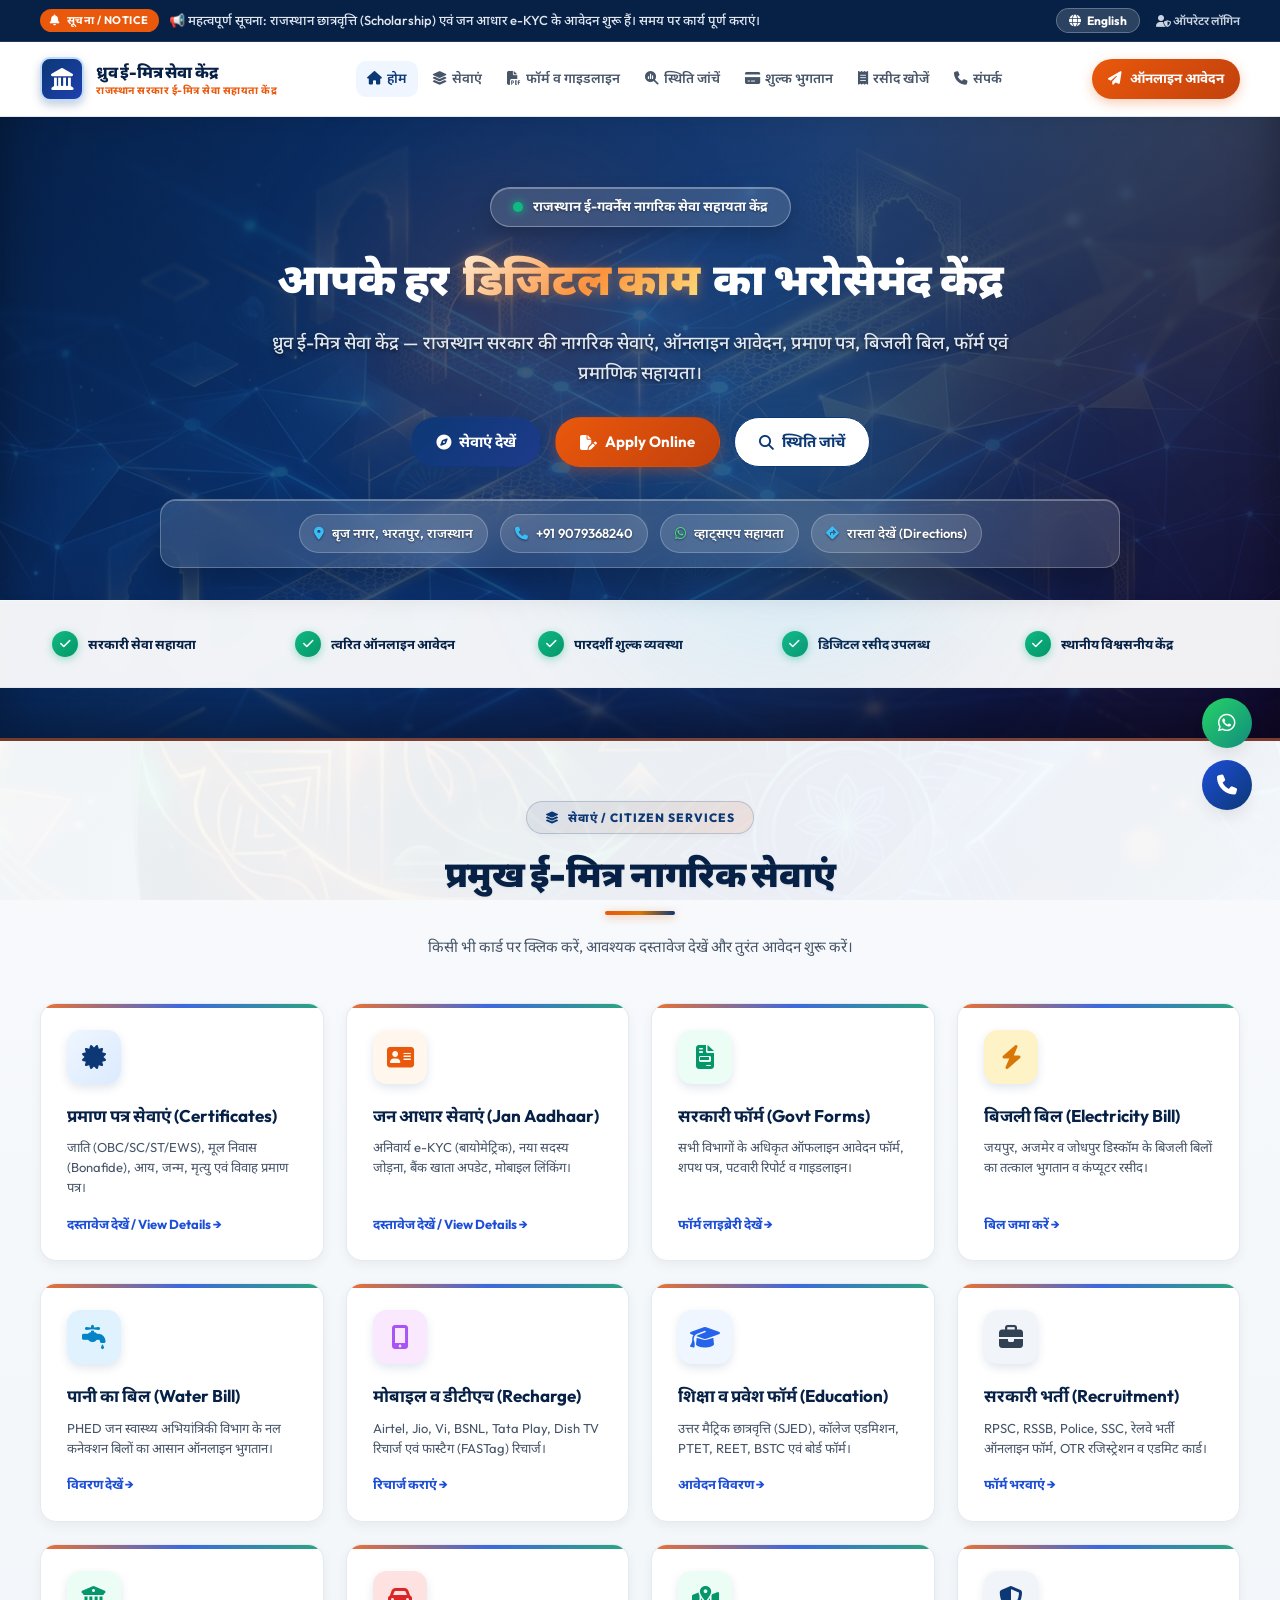
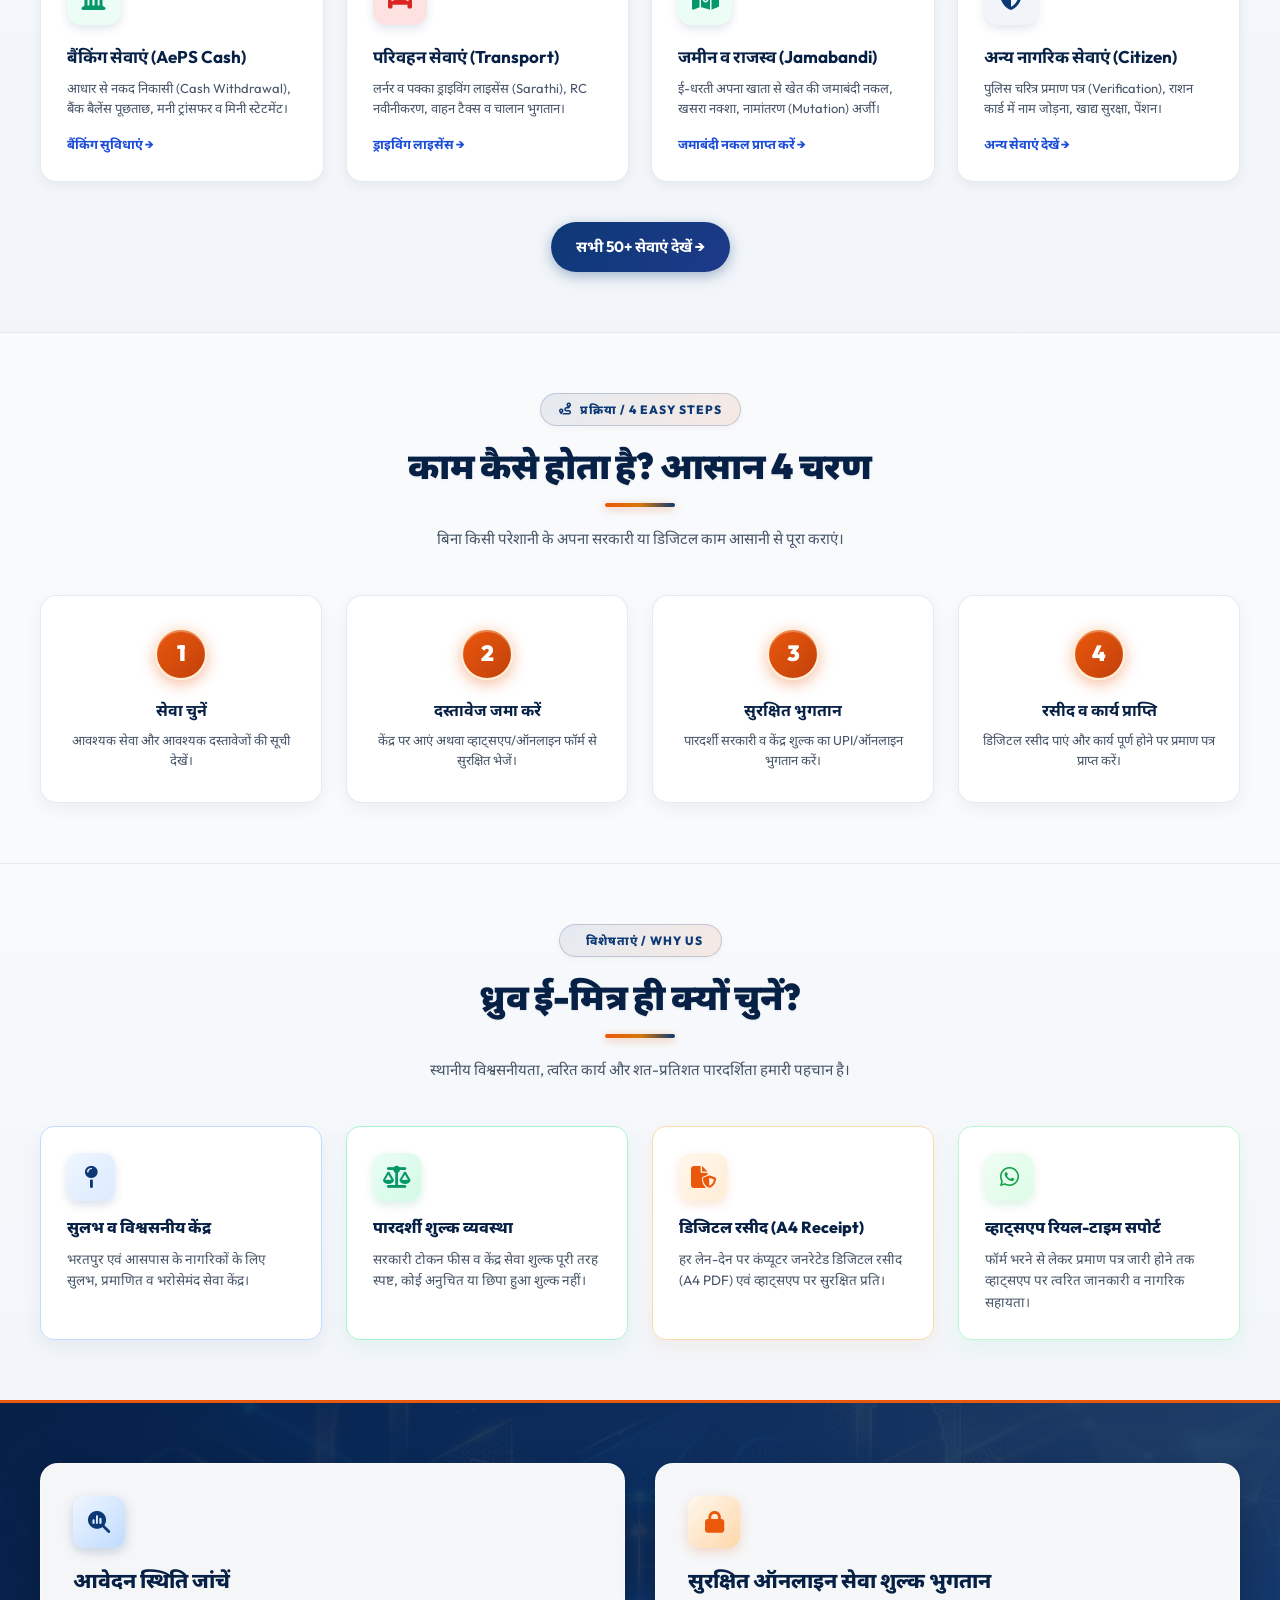
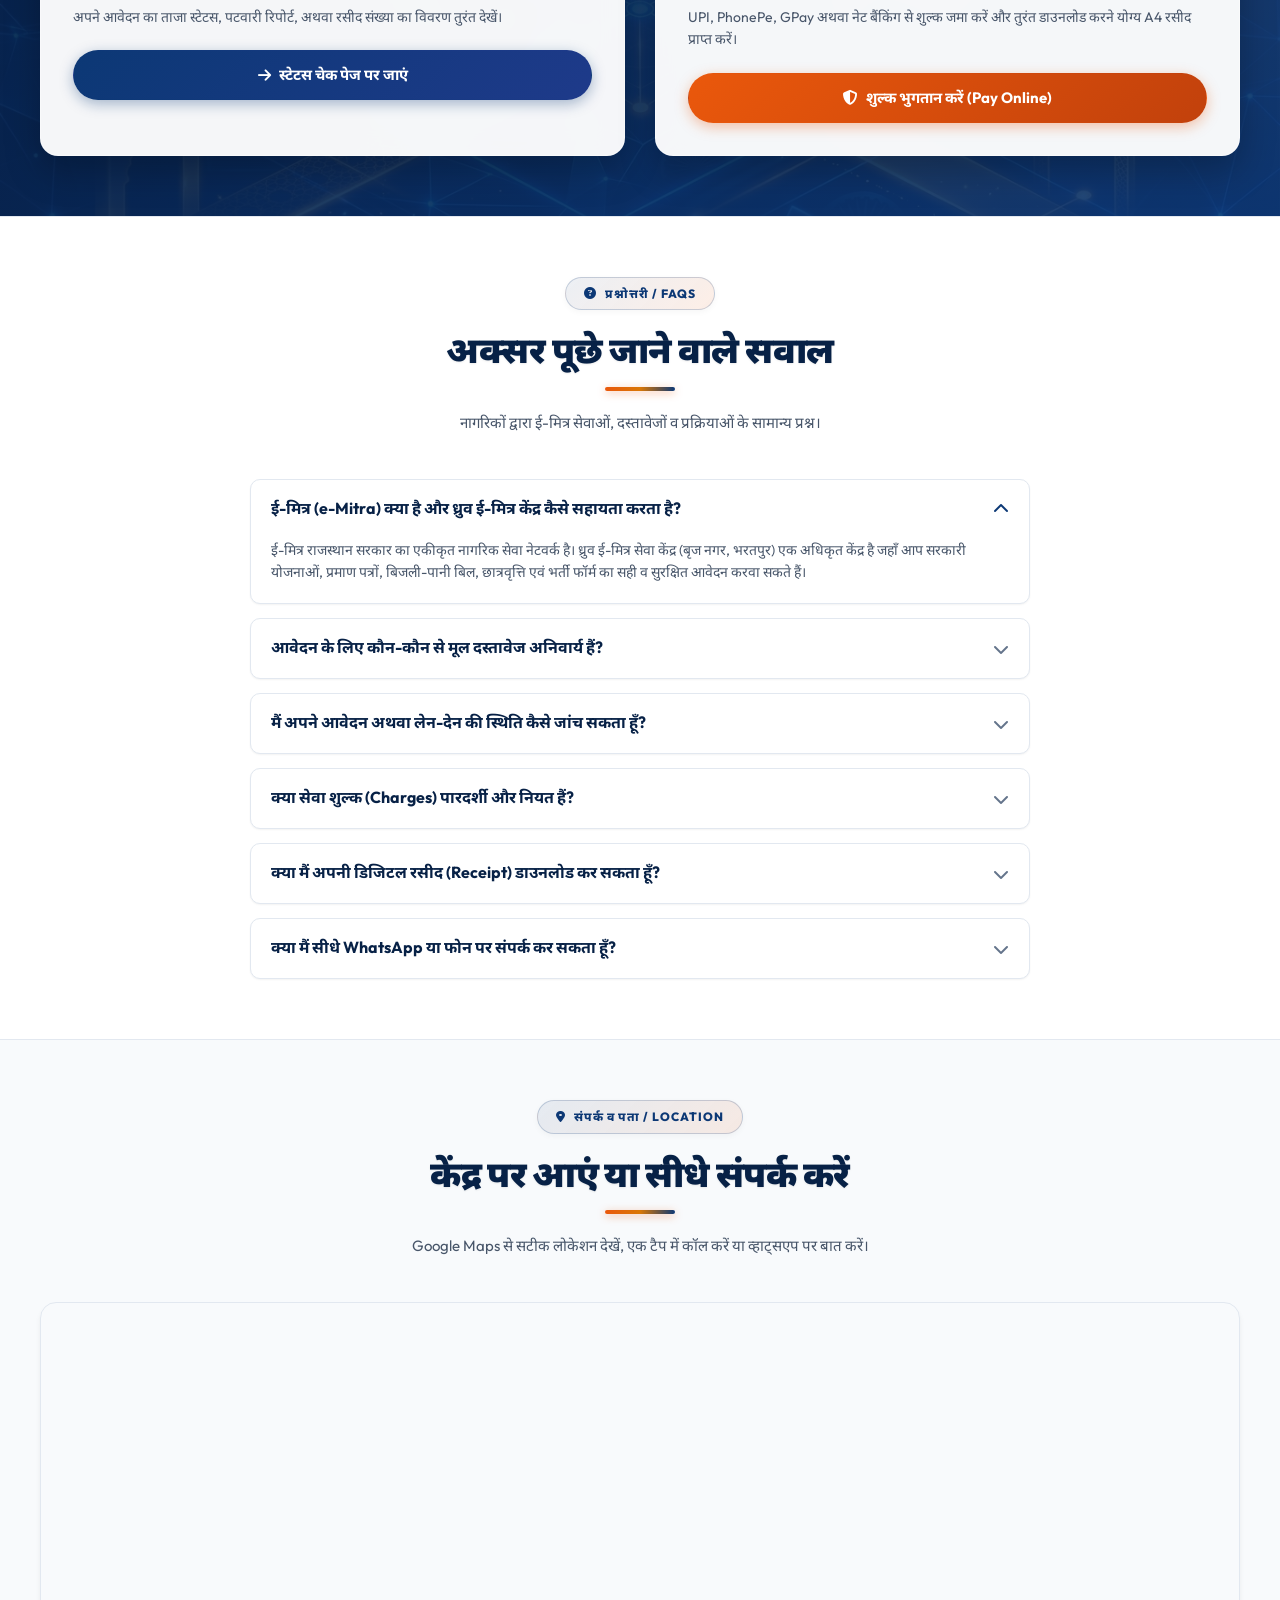
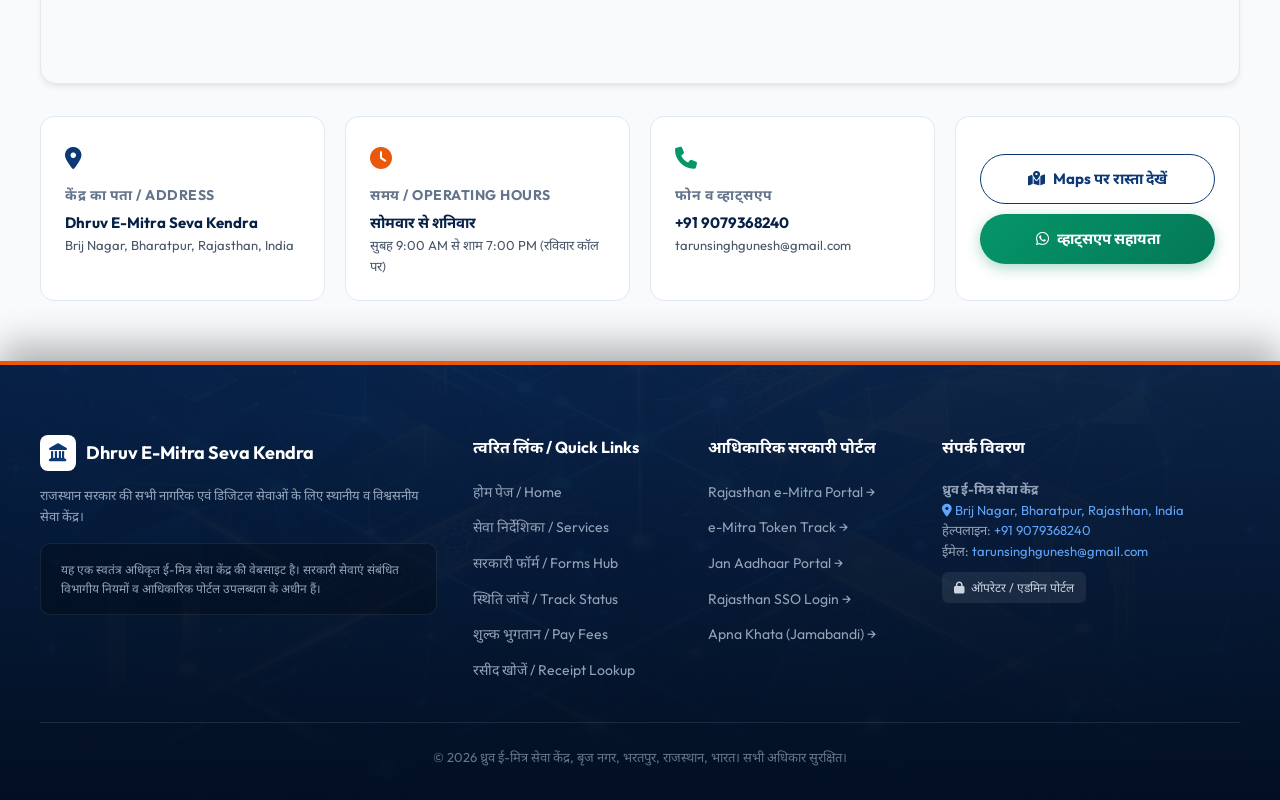
<file: index.html>
<!DOCTYPE html>
<html lang="hi">
<head>
  <meta charset="UTF-8">
  <meta name="viewport" content="width=device-width, initial-scale=1.0">
  <title>Dhruv E-Mitra Seva Kendra | Online Government Services in Rajasthan</title>
  <meta name="description" content="Dhruv E-Mitra Seva Kendra provides assistance with Rajasthan government services, online applications, certificates, forms, bill payments, document services and application status support.">
  <meta name="keywords" content="Dhruv E-Mitra, Emitra Rajasthan, Bharatpur emitra, caste certificate rajasthan, bonafide certificate, jan aadhaar ekyc, electricity bill pay rajasthan">
  <meta name="author" content="Dhruv E-Mitra Seva Kendra">
  
  <!-- Open Graph / Meta -->
  <meta name="google-site-verification" content="googlea74a2e29a8a4ad84">
  <meta property="og:type" content="website">
  <meta property="og:title" content="Dhruv E-Mitra Seva Kendra | Rajasthan Government & Citizen Services">
  <meta property="og:description" content="आपके हर डिजिटल काम का भरोसेमंद केंद्र — Rajasthan Government citizen applications, certificates, bills, forms & receipts.">
  <meta property="og:url" content="https://tarunsinghgunesh.github.io/dhruvemitrasevakendra/">
  <meta name="theme-color" content="#0c3875">

  <!-- Fonts & Icons -->
  <link rel="preconnect" href="https://fonts.googleapis.com">
  <link rel="preconnect" href="https://fonts.gstatic.com" crossorigin>
  <link href="https://fonts.googleapis.com/css2?family=Noto+Sans+Devanagari:wght@400;500;600;700;800&family=Outfit:wght@300;400;500;600;700;800;900&display=swap" rel="stylesheet">
  <link rel="stylesheet" href="https://cdnjs.cloudflare.com/ajax/libs/font-awesome/6.5.1/css/all.min.css">
  
  <!-- Stylesheets -->
  <link rel="stylesheet" href="css/style.css">
  <link rel="stylesheet" href="css/print.css" media="print">

  <!-- Schema.org JSON-LD -->
  <script type="application/ld+json">
  {
    "@context": "https://schema.org",
    "@type": "LocalBusiness",
    "name": "Dhruv E-Mitra Seva Kendra",
    "telephone": "+919079368240",
    "email": "tarunsinghgunesh@gmail.com",
    "address": {
      "@type": "PostalAddress",
      "streetAddress": "Brij Nagar",
      "addressLocality": "Bharatpur",
      "addressRegion": "Rajasthan",
      "addressCountry": "India"
    },
    "openingHoursSpecification": {
      "@type": "OpeningHoursSpecification",
      "dayOfWeek": ["Monday","Tuesday","Wednesday","Thursday","Friday","Saturday"],
      "opens": "09:00",
      "closes": "19:00"
    },
    "sameAs": [
      "https://emitra.rajasthan.gov.in/",
      "https://www.google.com/maps/place/Dhruv+Emitra+seva+kendra/@27.2067169,77.5220438,17z/data=!3m1!4b1!4m6!3m5!1s0x3973a32283868ad3:0xd87d52a2169382d9!8m2!3d27.2067169!4d77.5246241!16s%2Fg%2F11wx33n2_k?hl=en&authuser=0&entry=ttu&g_ep=EgoyMDI2MDkwMi4wIKXMDSoASAFQAw%3D%3D"
    ]
  }
  </script>
</head>
<body>

  <!-- ── 1. TOP NOTICE / ANNOUNCEMENT TICKER ── -->
  <div class="top-notice-bar" id="announcementBar">
    <div class="container">
      <div class="notice-inner">
        <div class="notice-content">
          <span class="notice-badge"><i class="fa-solid fa-bell"></i> सूचना / Notice</span>
          <span class="notice-text" id="noticeTickerText">राजस्थान छात्रवृत्ति एवं जन आधार e-KYC के ऑनलाइन आवेदन केंद्र पर शुरू हैं।</span>
        </div>
        <div class="top-actions">
          <button class="lang-switch-btn" id="langSwitchBtn" aria-label="Switch Language">
            <i class="fa-solid fa-globe"></i> English
          </button>
          <a href="admin.html" style="color:#cbd5e1;font-weight:600;"><i class="fa-solid fa-user-shield"></i> ऑपरेटर लॉगिन</a>
        </div>
      </div>
    </div>
  </div>

  <!-- ── 2. MAIN HEADER & NAVBAR ── -->
  <header class="site-header">
    <div class="container">
      <nav class="navbar">
        <a href="index.html" class="brand-wrapper">
          <div class="brand-logo-icon">
            <i class="fa-solid fa-landmark"></i>
          </div>
          <div class="brand-text">
            <div class="brand-title" data-i18n="siteTitle">Dhruv E-Mitra Seva Kendra</div>
            <div class="brand-subtitle" data-i18n="govBadge">Authorized Citizen Service Assistance</div>
          </div>
        </a>

        <ul class="nav-menu">
          <li class="nav-item"><a href="index.html" class="active"><i class="fa-solid fa-house"></i> <span data-i18n="navHome">होम</span></a></li>
          <li class="nav-item"><a href="services.html"><i class="fa-solid fa-layer-group"></i> <span data-i18n="navServices">सेवाएं</span></a></li>
          <li class="nav-item"><a href="forms.html"><i class="fa-solid fa-file-pdf"></i> <span data-i18n="navForms">फॉर्म व गाइडलाइन</span></a></li>
          <li class="nav-item"><a href="status.html"><i class="fa-solid fa-magnifying-glass-chart"></i> <span data-i18n="navStatus">स्थिति जांचें</span></a></li>
          <li class="nav-item"><a href="payment.html"><i class="fa-solid fa-credit-card"></i> <span data-i18n="navPayment">शुल्क भुगतान</span></a></li>
          <li class="nav-item"><a href="receipt.html"><i class="fa-solid fa-receipt"></i> <span data-i18n="navReceipt">रसीद खोजें</span></a></li>
          <li class="nav-item"><a href="#contact"><i class="fa-solid fa-phone"></i> <span data-i18n="navContact">संपर्क</span></a></li>
        </ul>

        <div class="header-cta-group">
          <a href="tel:+919079368240" class="btn-contact-call">
            <i class="fa-solid fa-phone-volume"></i> 9079368240
          </a>
          <a href="https://docs.google.com/forms/d/e/1FAIpQLSexE2M_ClTygKtoOGFCzTAL-FQH31nt_Hj5TRGV2b3aGhEsFg/viewform" target="_blank" class="btn-header-apply">
            <i class="fa-solid fa-paper-plane"></i> <span data-i18n="navApply">ऑनलाइन आवेदन</span>
          </a>
          <button class="hamburger-btn" id="hamburgerBtn" aria-label="Toggle navigation menu">
            <i class="fa-solid fa-bars"></i>
          </button>
        </div>
      </nav>
    </div>

    <!-- Mobile Drawer -->
    <div class="mobile-drawer" id="mobileDrawer">
      <ul class="mobile-drawer-links">
        <li><a href="index.html" class="active"><i class="fa-solid fa-house"></i> <span>होम / Home</span></a></li>
        <li><a href="services.html"><i class="fa-solid fa-layer-group"></i> <span>सभी सेवाएं / Services</span></a></li>
        <li><a href="forms.html"><i class="fa-solid fa-file-pdf"></i> <span>सरकारी फॉर्म / Forms Hub</span></a></li>
        <li><a href="status.html"><i class="fa-solid fa-magnifying-glass-chart"></i> <span>आवेदन स्थिति / Track Status</span></a></li>
        <li><a href="payment.html"><i class="fa-solid fa-credit-card"></i> <span>शुल्क भुगतान / Pay Online</span></a></li>
        <li><a href="receipt.html"><i class="fa-solid fa-receipt"></i> <span>रसीद खोजें / Find Receipt</span></a></li>
        <li><a href="#contact"><i class="fa-solid fa-location-dot"></i> <span>स्थान व संपर्क / Contact</span></a></li>
        <li><a href="admin.html"><i class="fa-solid fa-user-shield"></i> <span>ऑपरेटर लॉगिन / Admin Login</span></a></li>
      </ul>
    </div>
  </header>

  <!-- ── 3. HERO SECTION ── -->
  <section class="hero-section">
    <div class="container">
      <div class="hero-wrapper">
        <div class="hero-top-badge">
          <span class="pulse-dot"></span>
          <span>राजस्थान ई-गवर्नेंस नागरिक सेवा सहायता केंद्र</span>
        </div>

        <h1 class="hero-headline" data-i18n="heroHeadline">
          आपके हर <span class="text-3d-gradient">डिजिटल काम</span> का भरोसेमंद केंद्र
        </h1>

        <p class="hero-subheading" data-i18n="heroSub">
          Dhruv E-Mitra Seva Kendra — Rajasthan Government & Citizen Services, Online Applications, Certificates, Bill Payments, Forms and More.
        </p>

        <div class="hero-actions-row">
          <a href="services.html" class="btn btn-primary">
            <i class="fa-solid fa-compass"></i> <span data-i18n="exploreServices">Explore Services</span>
          </a>
          <a href="https://docs.google.com/forms/d/e/1FAIpQLSexE2M_ClTygKtoOGFCzTAL-FQH31nt_Hj5TRGV2b3aGhEsFg/viewform" target="_blank" class="btn btn-saffron">
            <i class="fa-solid fa-file-pen"></i> <span>Apply Online</span>
          </a>
          <a href="status.html" class="btn btn-outline">
            <i class="fa-solid fa-magnifying-glass"></i> <span data-i18n="checkStatusBtn">Check Application Status</span>
          </a>
        </div>

        <!-- Quick Contact Strip -->
        <div class="hero-contact-strip">
          <a href="https://www.google.com/maps/place/Dhruv+Emitra+seva+kendra/@27.2067169,77.5220438,17z/data=!3m1!4b1!4m6!3m5!1s0x3973a32283868ad3:0xd87d52a2169382d9!8m2!3d27.2067169!4d77.5246241!16s%2Fg%2F11wx33n2_k?hl=en&authuser=0&entry=ttu&g_ep=EgoyMDI2MDkwMi4wIKXMDSoASAFQAw%3D%3D" target="_blank" rel="noopener noreferrer" class="contact-pill-link">
            <i class="fa-solid fa-location-dot"></i> <span>बृज नगर, भरतपुर, राजस्थान</span>
          </a>
          <a href="tel:+919079368240" class="contact-pill-link">
            <i class="fa-solid fa-phone"></i> <span>+91 9079368240</span>
          </a>
          <a href="https://wa.me/919079368240" target="_blank" rel="noopener noreferrer" class="contact-pill-link wa">
            <i class="fa-brands fa-whatsapp"></i> <span>व्हाट्सएप सहायता</span>
          </a>
          <a href="https://www.google.com/maps/place/Dhruv+Emitra+seva+kendra/@27.2067169,77.5220438,17z/data=!3m1!4b1!4m6!3m5!1s0x3973a32283868ad3:0xd87d52a2169382d9!8m2!3d27.2067169!4d77.5246241!16s%2Fg%2F11wx33n2_k?hl=en&authuser=0&entry=ttu&g_ep=EgoyMDI2MDkwMi4wIKXMDSoASAFQAw%3D%3D" target="_blank" rel="noopener noreferrer" class="contact-pill-link">
            <i class="fa-solid fa-diamond-turn-right"></i> <span>रास्ता देखें (Directions)</span>
          </a>
        </div>
      </div>
    </div>

    <!-- Trust Strip -->
    <div class="trust-strip">
      <div class="container">
        <div class="trust-grid">
          <div class="trust-item">
            <div class="trust-check-icon"><i class="fa-solid fa-check"></i></div>
            <span data-i18n="trust1">Government Service Assistance</span>
          </div>
          <div class="trust-item">
            <div class="trust-check-icon"><i class="fa-solid fa-check"></i></div>
            <span data-i18n="trust2">Fast Online Applications</span>
          </div>
          <div class="trust-item">
            <div class="trust-check-icon"><i class="fa-solid fa-check"></i></div>
            <span data-i18n="trust3">Transparent Charges</span>
          </div>
          <div class="trust-item">
            <div class="trust-check-icon"><i class="fa-solid fa-check"></i></div>
            <span data-i18n="trust4">Digital Receipt Available</span>
          </div>
          <div class="trust-item">
            <div class="trust-check-icon"><i class="fa-solid fa-check"></i></div>
            <span data-i18n="trust5">Local Dedicated Support</span>
          </div>
        </div>
      </div>
    </div>
  </section>

  <!-- ── 4. QUICK SERVICE DASHBOARD (12 CARDS) ── -->
  <section class="section section-pattern-bg">
    <div class="container">
      <div class="section-head">
        <span class="section-tag"><i class="fa-solid fa-layer-group"></i> सेवाएं / Citizen Services</span>
        <h2 class="section-title">प्रमुख ई-मित्र नागरिक सेवाएं</h2>
        <p class="section-desc">किसी भी कार्ड पर क्लिक करें, आवश्यक दस्तावेज देखें और तुरंत आवेदन शुरू करें।</p>
      </div>

      <div class="quick-services-grid">
        <!-- 1. Certificate Services -->
        <div class="svc-dash-card" onclick="showServiceDetails('caste-obc')">
          <div>
            <div class="svc-card-icon"><i class="fa-solid fa-certificate"></i></div>
            <h3 class="svc-card-title">प्रमाण पत्र सेवाएं (Certificates)</h3>
            <p class="svc-card-desc">जाति (OBC/SC/ST/EWS), मूल निवास (Bonafide), आय, जन्म, मृत्यु एवं विवाह प्रमाण पत्र।</p>
          </div>
          <span class="svc-card-action">दस्तावेज देखें / View Details &rarr;</span>
        </div>

        <!-- 2. Jan Aadhaar Services -->
        <div class="svc-dash-card" onclick="showServiceDetails('jan-aadhaar-ekyc')">
          <div>
            <div class="svc-card-icon" style="background:#fff7ed;color:var(--gov-saffron);"><i class="fa-solid fa-address-card"></i></div>
            <h3 class="svc-card-title">जन आधार सेवाएं (Jan Aadhaar)</h3>
            <p class="svc-card-desc">अनिवार्य e-KYC (बायोमेट्रिक), नया सदस्य जोड़ना, बैंक खाता अपडेट, मोबाइल लिंकिंग।</p>
          </div>
          <span class="svc-card-action">दस्तावेज देखें / View Details &rarr;</span>
        </div>

        <!-- 3. Government Forms -->
        <div class="svc-dash-card" onclick="window.location.href='forms.html'">
          <div>
            <div class="svc-card-icon" style="background:#ecfdf5;color:var(--gov-green);"><i class="fa-solid fa-file-invoice"></i></div>
            <h3 class="svc-card-title">सरकारी फॉर्म (Govt Forms)</h3>
            <p class="svc-card-desc">सभी विभागों के अधिकृत ऑफलाइन आवेदन फॉर्म, शपथ पत्र, पटवारी रिपोर्ट व गाइडलाइन।</p>
          </div>
          <span class="svc-card-action">फॉर्म लाइब्रेरी देखें &rarr;</span>
        </div>

        <!-- 4. Electricity Bill -->
        <div class="svc-dash-card" onclick="showServiceDetails('electricity-bill')">
          <div>
            <div class="svc-card-icon" style="background:#fef3c7;color:#d97706;"><i class="fa-solid fa-bolt"></i></div>
            <h3 class="svc-card-title">बिजली बिल (Electricity Bill)</h3>
            <p class="svc-card-desc">जयपुर, अजमेर व जोधपुर डिस्कॉम के बिजली बिलों का तत्काल भुगतान व कंप्यूटर रसीद।</p>
          </div>
          <span class="svc-card-action">बिल जमा करें &rarr;</span>
        </div>

        <!-- 5. Water Bill -->
        <div class="svc-dash-card" onclick="showServiceDetails('water-bill')">
          <div>
            <div class="svc-card-icon" style="background:#e0f2fe;color:#0284c7;"><i class="fa-solid fa-faucet-drip"></i></div>
            <h3 class="svc-card-title">पानी का बिल (Water Bill)</h3>
            <p class="svc-card-desc">PHED जन स्वास्थ्य अभियांत्रिकी विभाग के नल कनेक्शन बिलों का आसान ऑनलाइन भुगतान।</p>
          </div>
          <span class="svc-card-action">विवरण देखें &rarr;</span>
        </div>

        <!-- 6. Mobile & DTH Recharge -->
        <div class="svc-dash-card" onclick="window.location.href='payment.html'">
          <div>
            <div class="svc-card-icon" style="background:#fae8ff;color:#a855f7;"><i class="fa-solid fa-mobile-screen-button"></i></div>
            <h3 class="svc-card-title">मोबाइल व डीटीएच (Recharge)</h3>
            <p class="svc-card-desc">Airtel, Jio, Vi, BSNL, Tata Play, Dish TV रिचार्ज एवं फास्टैग (FASTag) रिचार्ज।</p>
          </div>
          <span class="svc-card-action">रिचार्ज कराएं &rarr;</span>
        </div>

        <!-- 7. Exam / Admission Forms -->
        <div class="svc-dash-card" onclick="showServiceDetails('scholarship-sso')">
          <div>
            <div class="svc-card-icon" style="background:#eff6ff;color:#2563eb;"><i class="fa-solid fa-graduation-cap"></i></div>
            <h3 class="svc-card-title">शिक्षा व प्रवेश फॉर्म (Education)</h3>
            <p class="svc-card-desc">उत्तर मैट्रिक छात्रवृत्ति (SJED), कॉलेज एडमिशन, PTET, REET, BSTC एवं बोर्ड फॉर्म।</p>
          </div>
          <span class="svc-card-action">आवेदन विवरण &rarr;</span>
        </div>

        <!-- 8. Employment / Recruitment Forms -->
        <div class="svc-dash-card" onclick="showServiceDetails('recruitment-otr')">
          <div>
            <div class="svc-card-icon" style="background:#f1f5f9;color:#334155;"><i class="fa-solid fa-briefcase"></i></div>
            <h3 class="svc-card-title">सरकारी भर्ती (Recruitment)</h3>
            <p class="svc-card-desc">RPSC, RSSB, Police, SSC, रेलवे भर्ती ऑनलाइन फॉर्म, OTR रजिस्ट्रेशन व एडमिट कार्ड।</p>
          </div>
          <span class="svc-card-action">फॉर्म भरवाएं &rarr;</span>
        </div>

        <!-- 9. Banking / Financial Services -->
        <div class="svc-dash-card" onclick="showServiceDetails('aeps-banking')">
          <div>
            <div class="svc-card-icon" style="background:#ecfdf5;color:var(--gov-green);"><i class="fa-solid fa-building-columns"></i></div>
            <h3 class="svc-card-title">बैंकिंग सेवाएं (AePS Cash)</h3>
            <p class="svc-card-desc">आधार से नकद निकासी (Cash Withdrawal), बैंक बैलेंस पूछताछ, मनी ट्रांसफर व मिनी स्टेटमेंट।</p>
          </div>
          <span class="svc-card-action">बैंकिंग सुविधाएं &rarr;</span>
        </div>

        <!-- 10. Transport Services -->
        <div class="svc-dash-card" onclick="showServiceDetails('driving-licence')">
          <div>
            <div class="svc-card-icon" style="background:#fee2e2;color:#dc2626;"><i class="fa-solid fa-car"></i></div>
            <h3 class="svc-card-title">परिवहन सेवाएं (Transport)</h3>
            <p class="svc-card-desc">लर्नर व पक्का ड्राइविंग लाइसेंस (Sarathi), RC नवीनीकरण, वाहन टैक्स व चालान भुगतान।</p>
          </div>
          <span class="svc-card-action">ड्राइविंग लाइसेंस &rarr;</span>
        </div>

        <!-- 11. Land / Revenue Services -->
        <div class="svc-dash-card" onclick="showServiceDetails('land-jamabandi')">
          <div>
            <div class="svc-card-icon" style="background:#ecfdf5;color:#059669;"><i class="fa-solid fa-map-location-dot"></i></div>
            <h3 class="svc-card-title">जमीन व राजस्व (Jamabandi)</h3>
            <p class="svc-card-desc">ई-धरती अपना खाता से खेत की जमाबंदी नकल, खसरा नक्शा, नामांतरण (Mutation) अर्जी।</p>
          </div>
          <span class="svc-card-action">जमाबंदी नकल प्राप्त करें &rarr;</span>
        </div>

        <!-- 12. Other Citizen Services -->
        <div class="svc-dash-card" onclick="showServiceDetails('police-character')">
          <div>
            <div class="svc-card-icon" style="background:#f1f5f9;color:#0c3875;"><i class="fa-solid fa-shield-halved"></i></div>
            <h3 class="svc-card-title">अन्य नागरिक सेवाएं (Citizen)</h3>
            <p class="svc-card-desc">पुलिस चरित्र प्रमाण पत्र (Verification), राशन कार्ड में नाम जोड़ना, खाद्य सुरक्षा, पेंशन।</p>
          </div>
          <span class="svc-card-action">अन्य सेवाएं देखें &rarr;</span>
        </div>
      </div>

      <div style="text-align:center;margin-top:40px;">
        <a href="services.html" class="btn btn-primary" data-i18n="viewAllServices">
          सभी 50+ सेवाएं देखें &rarr;
        </a>
      </div>
    </div>
  </section>

  <!-- ── 5. HOW IT WORKS ── -->
  <section class="section" style="background:var(--bg-main);border-top:1px solid var(--border-color);border-bottom:1px solid var(--border-color);">
    <div class="container">
      <div class="section-head">
        <span class="section-tag"><i class="fa-solid fa-route"></i> प्रक्रिया / 4 Easy Steps</span>
        <h2 class="section-title">काम कैसे होता है? आसान 4 चरण</h2>
        <p class="section-desc">बिना किसी परेशानी के अपना सरकारी या डिजिटल काम आसानी से पूरा कराएं।</p>
      </div>

      <div class="steps-grid">
        <div class="step-box">
          <div class="step-num">1</div>
          <h4 class="step-title" data-i18n="step1Title">सेवा चुनें</h4>
          <p class="step-desc" data-i18n="step1Desc">हमारी सूची से आवश्यक सेवा का चयन करें और अनिवार्य दस्तावेजों की जांच करें।</p>
        </div>
        <div class="step-box">
          <div class="step-num">2</div>
          <h4 class="step-title" data-i18n="step2Title">दस्तावेज जमा करें</h4>
          <p class="step-desc" data-i18n="step2Desc">केंद्र पर आकर मूल दस्तावेज दिखाएं अथवा ऑनलाइन/व्हाट्सएप के जरिए सुरक्षित साझा करें।</p>
        </div>
        <div class="step-box">
          <div class="step-num">3</div>
          <h4 class="step-title" data-i18n="step3Title">सुरक्षित भुगतान</h4>
          <p class="step-desc" data-i18n="step3Desc">पारदर्शी सरकारी व केंद्र सेवा शुल्क का UPI, कार्ड या नकद सुरक्षित भुगतान करें।</p>
        </div>
        <div class="step-box">
          <div class="step-num">4</div>
          <h4 class="step-title" data-i18n="step4Title">रसीद व कार्य प्राप्ति</h4>
          <p class="step-desc" data-i18n="step4Desc">तुरंत डिजिटल रसीद पाएं एवं प्रमाण पत्र जारी होते ही प्रिंट या पीडीएफ प्राप्त करें।</p>
        </div>
      </div>
    </div>
  </section>

  <!-- ── 6. WHY CHOOSE DHRUV E-MITRA ── -->
  <section class="section section-pattern-bg">
    <div class="container">
      <div class="section-head">
        <span class="section-tag"><i class="fa-solid fa-shield-check"></i> विशेषताएं / Why Us</span>
        <h2 class="section-title">ध्रुव ई-मित्र ही क्यों चुनें?</h2>
        <p class="section-desc">स्थानीय विश्वसनीयता, त्वरित कार्य और शत-प्रतिशत पारदर्शिता हमारी पहचान है।</p>
      </div>

      <div style="display:grid;grid-template-columns:repeat(auto-fit,minmax(260px,1fr));gap:24px;">
        <div style="background:rgba(255,255,255,0.95);backdrop-filter:blur(10px);padding:26px;border-radius:14px;border:1.5px solid #bfdbfe;box-shadow:0 8px 20px rgba(12,56,117,0.06);transition:all 0.3s ease;">
          <div style="width:48px;height:48px;border-radius:12px;background:linear-gradient(135deg,#eff6ff,#dbeafe);display:flex;align-items:center;justify-content:center;font-size:22px;color:var(--gov-blue-primary);margin-bottom:14px;box-shadow:0 4px 10px rgba(12,56,117,0.15);"><i class="fa-solid fa-map-pin"></i></div>
          <h4 style="font-size:16px;font-weight:800;color:var(--gov-blue-dark);margin-bottom:8px;">सुलभ व विश्वसनीय केंद्र</h4>
          <p style="font-size:13.5px;color:var(--text-muted);line-height:1.6;">भरतपुर एवं आसपास के नागरिकों के लिए सुलभ, प्रमाणित व भरोसेमंद सेवा केंद्र।</p>
        </div>

        <div style="background:rgba(255,255,255,0.95);backdrop-filter:blur(10px);padding:26px;border-radius:14px;border:1.5px solid #a7f3d0;box-shadow:0 8px 20px rgba(5,150,105,0.06);transition:all 0.3s ease;">
          <div style="width:48px;height:48px;border-radius:12px;background:linear-gradient(135deg,#ecfdf5,#d1fae5);display:flex;align-items:center;justify-content:center;font-size:22px;color:var(--gov-green);margin-bottom:14px;box-shadow:0 4px 10px rgba(5,150,105,0.15);"><i class="fa-solid fa-scale-balanced"></i></div>
          <h4 style="font-size:16px;font-weight:800;color:var(--gov-blue-dark);margin-bottom:8px;">पारदर्शी शुल्क व्यवस्था</h4>
          <p style="font-size:13.5px;color:var(--text-muted);line-height:1.6;">सरकारी टोकन फीस व केंद्र सेवा शुल्क पूरी तरह स्पष्ट, कोई अनुचित या छिपा हुआ शुल्क नहीं।</p>
        </div>

        <div style="background:rgba(255,255,255,0.95);backdrop-filter:blur(10px);padding:26px;border-radius:14px;border:1.5px solid #fed7aa;box-shadow:0 8px 20px rgba(234,88,12,0.06);transition:all 0.3s ease;">
          <div style="width:48px;height:48px;border-radius:12px;background:linear-gradient(135deg,#fff7ed,#ffedd5);display:flex;align-items:center;justify-content:center;font-size:22px;color:var(--gov-saffron);margin-bottom:14px;box-shadow:0 4px 10px rgba(234,88,12,0.15);"><i class="fa-solid fa-file-shield"></i></div>
          <h4 style="font-size:16px;font-weight:800;color:var(--gov-blue-dark);margin-bottom:8px;">डिजिटल रसीद (A4 Receipt)</h4>
          <p style="font-size:13.5px;color:var(--text-muted);line-height:1.6;">हर लेन-देन पर कंप्यूटर जनरेटेड डिजिटल रसीद (A4 PDF) एवं व्हाट्सएप पर सुरक्षित प्रति।</p>
        </div>

        <div style="background:rgba(255,255,255,0.95);backdrop-filter:blur(10px);padding:26px;border-radius:14px;border:1.5px solid #bbf7d0;box-shadow:0 8px 20px rgba(37,211,102,0.06);transition:all 0.3s ease;">
          <div style="width:48px;height:48px;border-radius:12px;background:linear-gradient(135deg,#f0fdf4,#dcfce7);display:flex;align-items:center;justify-content:center;font-size:22px;color:#16a34a;margin-bottom:14px;box-shadow:0 4px 10px rgba(22,163,74,0.15);"><i class="fa-brands fa-whatsapp"></i></div>
          <h4 style="font-size:16px;font-weight:800;color:var(--gov-blue-dark);margin-bottom:8px;">व्हाट्सएप रियल-टाइम सपोर्ट</h4>
          <p style="font-size:13.5px;color:var(--text-muted);line-height:1.6;">फॉर्म भरने से लेकर प्रमाण पत्र जारी होने तक व्हाट्सएप पर त्वरित जानकारी व नागरिक सहायता।</p>
        </div>
      </div>
    </div>
  </section>

  <!-- ── 7. QUICK STATUS & PAYMENT TEASER ── -->
  <section class="section" style="background:linear-gradient(135deg,rgba(7,33,70,0.92) 0%,rgba(12,56,117,0.9) 100%), url('images/hero-bg.jpg') center/cover no-repeat;border-top:3px solid var(--gov-saffron);">
    <div class="container">
      <div style="display:grid;grid-template-columns:repeat(auto-fit,minmax(320px,1fr));gap:30px;">
        <!-- Status Teaser Box -->
        <div style="background:rgba(255,255,255,0.96);backdrop-filter:blur(12px);border:1.5px solid rgba(255,255,255,0.4);border-radius:18px;padding:32px;box-shadow:0 15px 35px rgba(0,0,0,0.25);transition:transform 0.3s ease;">
          <div style="width:52px;height:52px;background:linear-gradient(135deg,var(--gov-blue-light),#bfdbfe);color:var(--gov-blue-primary);border-radius:12px;display:flex;align-items:center;justify-content:center;font-size:22px;margin-bottom:16px;box-shadow:0 4px 12px rgba(12,56,117,0.2);">
            <i class="fa-solid fa-magnifying-glass-chart"></i>
          </div>
          <h3 style="font-size:21px;font-weight:800;color:var(--gov-blue-dark);margin-bottom:8px;">आवेदन स्थिति जांचें</h3>
          <p style="font-size:14px;color:var(--text-muted);margin-bottom:22px;line-height:1.6;">
            अपने आवेदन का ताजा स्टेटस, पटवारी रिपोर्ट, अथवा रसीद संख्या का विवरण तुरंत देखें।
          </p>
          <a href="status.html" class="btn btn-primary btn-block">
            <i class="fa-solid fa-arrow-right"></i> स्टेटस चेक पेज पर जाएं
          </a>
        </div>

        <!-- Payment Teaser Box -->
        <div style="background:rgba(255,255,255,0.96);backdrop-filter:blur(12px);border:1.5px solid rgba(255,255,255,0.4);border-radius:18px;padding:32px;box-shadow:0 15px 35px rgba(0,0,0,0.25);transition:transform 0.3s ease;">
          <div style="width:52px;height:52px;background:linear-gradient(135deg,var(--gov-saffron-light),#fed7aa);color:var(--gov-saffron);border-radius:12px;display:flex;align-items:center;justify-content:center;font-size:22px;margin-bottom:16px;box-shadow:0 4px 12px rgba(234,88,12,0.2);">
            <i class="fa-solid fa-lock"></i>
          </div>
          <h3 style="font-size:21px;font-weight:800;color:var(--gov-blue-dark);margin-bottom:8px;">सुरक्षित ऑनलाइन सेवा शुल्क भुगतान</h3>
          <p style="font-size:14px;color:var(--text-muted);margin-bottom:22px;line-height:1.6;">
            UPI, PhonePe, GPay अथवा नेट बैंकिंग से शुल्क जमा करें और तुरंत डाउनलोड करने योग्य A4 रसीद प्राप्त करें।
          </p>
          <a href="payment.html" class="btn btn-saffron btn-block">
            <i class="fa-solid fa-shield-halved"></i> शुल्क भुगतान करें (Pay Online)
          </a>
        </div>
      </div>
    </div>
  </section>

  <!-- ── 8. FAQ ACCORDION ── -->
  <section class="section" style="background:#ffffff;border-top:1px solid var(--border-color);">
    <div class="container">
      <div class="section-head">
        <span class="section-tag"><i class="fa-solid fa-circle-question"></i> प्रश्नोत्तरी / FAQs</span>
        <h2 class="section-title">अक्सर पूछे जाने वाले सवाल</h2>
        <p class="section-desc">नागरिकों द्वारा ई-मित्र सेवाओं, दस्तावेजों व प्रक्रियाओं के सामान्य प्रश्न।</p>
      </div>

      <div class="faq-list" id="faqAccordionContainer">
        <!-- Rendered dynamically by app.js / data.js -->
      </div>
    </div>
  </section>

  <!-- ── 9. LOCATION & CONTACT SECTION ── -->
  <section class="section" id="contact" style="background:var(--bg-main);border-top:1px solid var(--border-color);">
    <div class="container">
      <div class="section-head">
        <span class="section-tag"><i class="fa-solid fa-location-dot"></i> संपर्क व पता / Location</span>
        <h2 class="section-title">केंद्र पर आएं या सीधे संपर्क करें</h2>
        <p class="section-desc">Google Maps से सटीक लोकेशन देखें, एक टैप में कॉल करें या व्हाट्सएप पर बात करें।</p>
      </div>

      <div style="border-radius:16px;overflow:hidden;border:1.5px solid var(--border-color);box-shadow:var(--shadow-md);margin-bottom:32px;">
        <iframe
          src="https://www.google.com/maps/embed?pb=!1m18!1m12!1m3!1d3558.4239840292864!2d77.5220438!3d27.2067169!2m3!1f0!2f0!3f0!3m2!1i1024!2i768!4f13.1!3m3!1m2!1s0x3973a32283868ad3%3A0xd87d52a2169382d9!2sDhruv%20Emitra%20seva%20kendra!5e0!3m2!1sen!2sin!4v1709000000000!5m2!1sen!2sin"
          width="100%" height="380" style="border:0;display:block;" allowfullscreen="" loading="lazy" referrerpolicy="no-referrer-when-downgrade">
        </iframe>
      </div>

      <div style="display:grid;grid-template-columns:repeat(auto-fit,minmax(240px,1fr));gap:20px;">
        <div style="background:#ffffff;padding:24px;border-radius:14px;border:1px solid var(--border-color);">
          <div style="color:var(--gov-blue-primary);font-size:22px;margin-bottom:8px;"><i class="fa-solid fa-location-dot"></i></div>
          <h4 style="font-size:14px;text-transform:uppercase;color:var(--text-subtle);letter-spacing:0.5px;margin-bottom:4px;">केंद्र का पता / Address</h4>
          <p style="font-size:15px;font-weight:700;color:var(--gov-blue-dark);">Dhruv E-Mitra Seva Kendra</p>
          <p style="font-size:13px;color:var(--text-muted);">Brij Nagar, Bharatpur, Rajasthan, India</p>
        </div>

        <div style="background:#ffffff;padding:24px;border-radius:14px;border:1px solid var(--border-color);">
          <div style="color:var(--gov-saffron);font-size:22px;margin-bottom:8px;"><i class="fa-solid fa-clock"></i></div>
          <h4 style="font-size:14px;text-transform:uppercase;color:var(--text-subtle);letter-spacing:0.5px;margin-bottom:4px;">समय / Operating Hours</h4>
          <p style="font-size:15px;font-weight:700;color:var(--gov-blue-dark);">सोमवार से शनिवार</p>
          <p style="font-size:13px;color:var(--text-muted);">सुबह 9:00 AM से शाम 7:00 PM (रविवार कॉल पर)</p>
        </div>

        <div style="background:#ffffff;padding:24px;border-radius:14px;border:1px solid var(--border-color);">
          <div style="color:var(--gov-green);font-size:22px;margin-bottom:8px;"><i class="fa-solid fa-phone"></i></div>
          <h4 style="font-size:14px;text-transform:uppercase;color:var(--text-subtle);letter-spacing:0.5px;margin-bottom:4px;">फोन व व्हाट्सएप</h4>
          <p style="font-size:15px;font-weight:700;color:var(--gov-blue-dark);">
            <a href="tel:+919079368240">+91 9079368240</a>
          </p>
          <p style="font-size:13px;color:var(--text-muted);">tarunsinghgunesh@gmail.com</p>
        </div>

        <div style="background:#ffffff;padding:24px;border-radius:14px;border:1px solid var(--border-color);display:flex;flex-direction:column;justify-content:center;">
          <a href="https://www.google.com/maps/place/Dhruv+Emitra+seva+kendra/@27.2067169,77.5220438,17z/data=!3m1!4b1!4m6!3m5!1s0x3973a32283868ad3:0xd87d52a2169382d9!8m2!3d27.2067169!4d77.5246241!16s%2Fg%2F11wx33n2_k?hl=en&authuser=0&entry=ttu&g_ep=EgoyMDI2MDkwMi4wIKXMDSoASAFQAw%3D%3D" target="_blank" rel="noopener noreferrer" class="btn btn-outline btn-block" style="margin-bottom:10px;">
            <i class="fa-solid fa-map-location-dot"></i> Maps पर रास्ता देखें
          </a>
          <a href="https://wa.me/919079368240" target="_blank" class="btn btn-success btn-block">
            <i class="fa-brands fa-whatsapp"></i> व्हाट्सएप सहायता
          </a>
        </div>
      </div>
    </div>
  </section>

  <!-- ── 10. FOOTER ── -->
  <footer class="site-footer">
    <div class="container">
      <div class="footer-grid">
        <div class="footer-col">
          <div style="display:flex;align-items:center;gap:10px;margin-bottom:14px;">
            <div style="width:36px;height:36px;background:#ffffff;color:var(--gov-blue-primary);border-radius:8px;display:flex;align-items:center;justify-content:center;font-size:18px;">
              <i class="fa-solid fa-landmark"></i>
            </div>
            <h4 style="margin:0;font-size:18px;color:#fff;">Dhruv E-Mitra Seva Kendra</h4>
          </div>
          <p style="font-size:13px;color:#94a3b8;line-height:1.6;margin-bottom:16px;">
            राजस्थान सरकार की सभी नागरिक एवं डिजिटल सेवाओं के लिए स्थानीय व विश्वसनीय सेवा केंद्र।
          </p>
          <div class="footer-disclaimer" data-i18n="footerDisclaimer">
            यह एक स्वतंत्र अधिकृत ई-मित्र सेवा केंद्र की वेबसाइट है। सरकारी सेवाएं संबंधित विभागीय नियमों व आधिकारिक पोर्टल उपलब्धता के अधीन हैं।
          </div>
        </div>

        <div class="footer-col">
          <h4>त्वरित लिंक / Quick Links</h4>
          <ul class="footer-links">
            <li><a href="index.html">होम पेज / Home</a></li>
            <li><a href="services.html">सेवा निर्देशिका / Services</a></li>
            <li><a href="forms.html">सरकारी फॉर्म / Forms Hub</a></li>
            <li><a href="status.html">स्थिति जांचें / Track Status</a></li>
            <li><a href="payment.html">शुल्क भुगतान / Pay Fees</a></li>
            <li><a href="receipt.html">रसीद खोजें / Receipt Lookup</a></li>
          </ul>
        </div>

        <div class="footer-col">
          <h4>आधिकारिक सरकारी पोर्टल</h4>
          <ul class="footer-links">
            <li><a href="https://emitra.rajasthan.gov.in/" target="_blank">Rajasthan e-Mitra Portal &rarr;</a></li>
            <li><a href="https://emitra.rajasthan.gov.in/emitra/track" target="_blank">e-Mitra Token Track &rarr;</a></li>
            <li><a href="https://janaadhaar.rajasthan.gov.in/" target="_blank">Jan Aadhaar Portal &rarr;</a></li>
            <li><a href="https://sso.rajasthan.gov.in/" target="_blank">Rajasthan SSO Login &rarr;</a></li>
            <li><a href="https://apnakhata.rajasthan.gov.in/" target="_blank">Apna Khata (Jamabandi) &rarr;</a></li>
          </ul>
        </div>

        <div class="footer-col">
          <h4>संपर्क विवरण</h4>
          <p style="font-size:13px;color:#94a3b8;line-height:1.6;margin-bottom:10px;">
            <strong>ध्रुव ई-मित्र सेवा केंद्र</strong><br>
            <a href="https://www.google.com/maps/place/Dhruv+Emitra+seva+kendra/@27.2067169,77.5220438,17z/data=!3m1!4b1!4m6!3m5!1s0x3973a32283868ad3:0xd87d52a2169382d9!8m2!3d27.2067169!4d77.5246241!16s%2Fg%2F11wx33n2_k?hl=en&authuser=0&entry=ttu&g_ep=EgoyMDI2MDkwMi4wIKXMDSoASAFQAw%3D%3D" target="_blank" rel="noopener noreferrer" style="color:#60a5fa;text-decoration:none;"><i class="fa-solid fa-location-dot"></i> Brij Nagar, Bharatpur, Rajasthan, India</a><br>
            हेल्पलाइन: <a href="tel:+919079368240" style="color:#60a5fa;">+91 9079368240</a><br>
            ईमेल: <a href="mailto:tarunsinghgunesh@gmail.com" style="color:#60a5fa;">tarunsinghgunesh@gmail.com</a>
          </p>
          <a href="admin.html" style="display:inline-flex;align-items:center;gap:6px;font-size:12px;color:#cbd5e1;background:rgba(255,255,255,0.08);padding:6px 12px;border-radius:6px;">
            <i class="fa-solid fa-lock"></i> ऑपरेटर / एडमिन पोर्टल
          </a>
        </div>
      </div>

      <div class="footer-bottom" data-i18n="copyright">
        © 2026 Dhruv E-Mitra Seva Kendra, Brij Nagar, Bharatpur, Rajasthan, India. All Rights Reserved.
      </div>
    </div>
  </footer>

  <!-- ── 11. MOBILE STICKY BOTTOM NAVIGATION BAR ── -->
  <nav class="mobile-bottom-bar" aria-label="Mobile Navigation">
    <a href="index.html" class="bottom-tab active">
      <i class="fa-solid fa-house"></i>
      <span>होम</span>
    </a>
    <a href="services.html" class="bottom-tab">
      <i class="fa-solid fa-layer-group"></i>
      <span>सेवाएं</span>
    </a>
    <a href="forms.html" class="bottom-tab">
      <i class="fa-solid fa-file-pdf"></i>
      <span>फॉर्म्स</span>
    </a>
    <a href="status.html" class="bottom-tab">
      <i class="fa-solid fa-magnifying-glass"></i>
      <span>स्थिति</span>
    </a>
    <a href="payment.html" class="bottom-tab highlight">
      <i class="fa-solid fa-credit-card"></i>
      <span>पेमेंट</span>
    </a>
  </nav>

  <!-- ── 12. FLOATING ACTION BUTTONS ── -->
  <div class="floats">
    <a href="https://wa.me/919079368240" target="_blank" class="float-btn float-wa" title="WhatsApp Chat" aria-label="WhatsApp Chat">
      <i class="fa-brands fa-whatsapp"></i>
    </a>
    <a href="tel:+919079368240" class="float-btn float-call" title="Call Kendra" aria-label="Call Kendra">
      <i class="fa-solid fa-phone"></i>
    </a>
    <button class="float-btn float-top" id="scrollTopBtn" title="Scroll to Top" aria-label="Scroll to Top">
      <i class="fa-solid fa-chevron-up"></i>
    </button>
  </div>

  <!-- ── 13. SERVICE DETAIL & DOCUMENTS CHECKLIST MODAL ── -->
  <div class="modal-overlay" id="serviceModal">
    <div class="modal-box">
      <button class="modal-close-btn" onclick="closeModal('serviceModal')">&times;</button>
      <div style="display:flex;align-items:center;gap:10px;margin-bottom:12px;">
        <span class="badge-tag badge-gov" id="modalServiceDept">Revenue Department</span>
      </div>
      <h3 id="modalServiceTitle" style="color:var(--gov-blue-dark);font-size:20px;font-weight:800;margin-bottom:10px;">
        Service Details
      </h3>
      <p id="modalServiceDesc" style="font-size:14px;color:var(--text-muted);margin-bottom:20px;line-height:1.6;">
        Description...
      </p>

      <div style="background:var(--bg-main);border:1px solid var(--border-color);border-radius:10px;padding:16px;margin-bottom:20px;">
        <h4 style="font-size:14px;font-weight:700;color:var(--gov-blue-dark);margin-bottom:10px;">
          <i class="fa-solid fa-list-check" style="color:var(--gov-blue-primary);"></i> आवश्यक दस्तावेज सूची (Required Documents)
        </h4>
        <ul id="modalServiceDocsList" style="list-style:none;padding:0;margin:0;font-size:13px;">
          <!-- Populated dynamically -->
        </ul>
      </div>

      <div style="display:grid;grid-template-columns:1fr 1fr;gap:12px;margin-bottom:24px;font-size:12px;">
        <div style="background:#f1f5f9;padding:10px;border-radius:8px;">
          <div style="color:var(--text-subtle);">प्रक्रिया अवधि / Timeline:</div>
          <strong id="modalServiceTimeline" style="color:var(--text-main);">-</strong>
        </div>
        <div style="background:#f1f5f9;padding:10px;border-radius:8px;">
          <div style="color:var(--text-subtle);">अनुमानित शुल्क / Fee:</div>
          <strong id="modalServiceFee" style="color:var(--text-main);">-</strong>
        </div>
      </div>

      <div style="display:flex;gap:10px;flex-wrap:wrap;">
        <button id="modalServiceApplyBtn" class="btn btn-primary" style="flex:1;">
          <i class="fa-brands fa-whatsapp"></i> आवेदन हेतु संपर्क करें
        </button>
        <a id="modalServiceOfficialBtn" href="#" target="_blank" class="btn btn-outline" style="flex:1;">
          <i class="fa-solid fa-arrow-up-right-from-square"></i> आधिकारिक पोर्टल
        </a>
      </div>
    </div>
  </div>

  <!-- Scripts -->
  <script src="js/data.js"></script>
  <script src="js/app.js"></script>
  <script>
    // Render FAQs on Homepage
    function renderFaqAccordion() {
      const faqContainer = document.getElementById('faqAccordionContainer');
      if (!faqContainer) return;

      faqContainer.innerHTML = FAQS_DATA.map((faq, idx) => `
        <div class="faq-item ${idx === 0 ? 'active' : ''}">
          <button class="faq-question" onclick="this.parentElement.classList.toggle('active')">
            <span>${currentLang === 'hi' ? faq.qHi : faq.qEn}</span>
            <i class="fa-solid fa-chevron-down"></i>
          </button>
          <div class="faq-answer">
            ${currentLang === 'hi' ? faq.aHi : faq.aEn}
          </div>
        </div>
      `).join('');
    }

    document.addEventListener('DOMContentLoaded', () => {
      renderFaqAccordion();
    });
  </script>
</body>
</html>
</file>
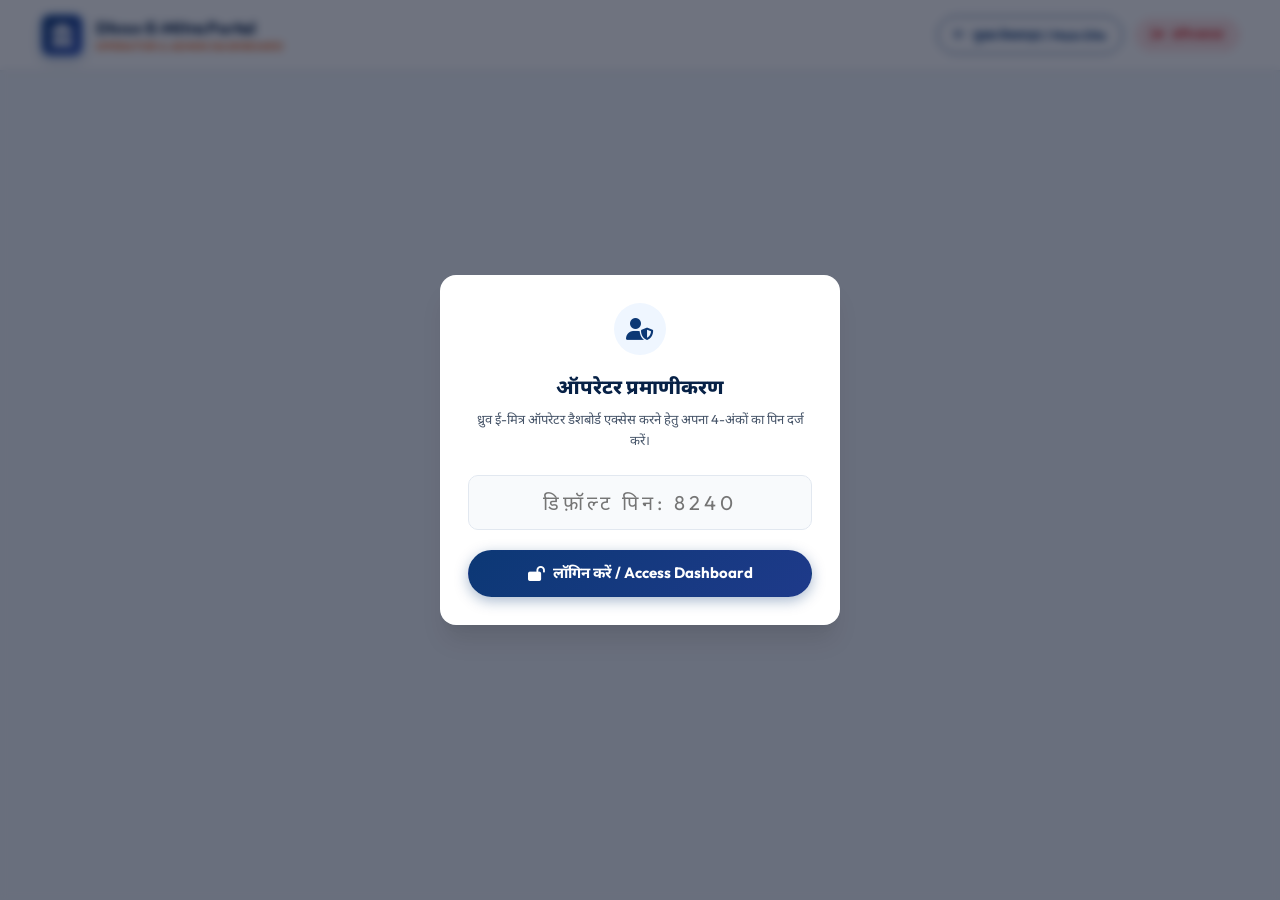
<file: admin.html>
<!DOCTYPE html>
<html lang="hi">
<head>
  <meta charset="UTF-8">
  <meta name="viewport" content="width=device-width, initial-scale=1.0">
  <title>Operator & Admin Portal | Dhruv E-Mitra Seva Kendra</title>
  
  <!-- Fonts & Icons -->
  <link rel="preconnect" href="https://fonts.googleapis.com">
  <link rel="preconnect" href="https://fonts.gstatic.com" crossorigin>
  <link href="https://fonts.googleapis.com/css2?family=Noto+Sans+Devanagari:wght@400;500;600;700;800&family=Outfit:wght@300;400;500;600;700;800;900&display=swap" rel="stylesheet">
  <link rel="stylesheet" href="https://cdnjs.cloudflare.com/ajax/libs/font-awesome/6.5.1/css/all.min.css">
  
  <link rel="stylesheet" href="css/style.css">
</head>
<body style="background:#f1f5f9;">

  <!-- Header -->
  <header class="site-header">
    <div class="container">
      <div style="display:flex;align-items:center;justify-content:space-between;height:70px;">
        <a href="index.html" class="brand-wrapper">
          <div class="brand-logo-icon"><i class="fa-solid fa-landmark"></i></div>
          <div>
            <div class="brand-title">Dhruv E-Mitra Portal</div>
            <div class="brand-subtitle">Operator & Admin Dashboard</div>
          </div>
        </a>

        <div style="display:flex;align-items:center;gap:12px;">
          <a href="index.html" class="btn btn-outline btn-sm">
            <i class="fa-solid fa-arrow-left"></i> मुख्य वेबसाइट / Main Site
          </a>
          <button id="adminLogoutBtn" class="btn btn-sm" style="background:#fee2e2;color:#dc2626;border:none;">
            <i class="fa-solid fa-right-from-bracket"></i> लॉगआउट
          </button>
        </div>
      </div>
    </div>
  </header>

  <!-- Login Modal (Prompted if not logged in) -->
  <div class="modal-overlay" id="adminLoginModal" style="display:none;">
    <div class="modal-box" style="max-width:400px;text-align:center;">
      <div style="width:52px;height:52px;background:var(--gov-blue-light);color:var(--gov-blue-primary);border-radius:50%;display:flex;align-items:center;justify-content:center;font-size:22px;margin:0 auto 16px;">
        <i class="fa-solid fa-user-shield"></i>
      </div>
      <h3 style="color:var(--gov-blue-dark);font-size:20px;font-weight:800;margin-bottom:6px;">ऑपरेटर प्रमाणीकरण</h3>
      <p style="font-size:13px;color:var(--text-muted);margin-bottom:24px;">ध्रुव ई-मित्र ऑपरेटर डैशबोर्ड एक्सेस करने हेतु अपना 4-अंकों का पिन दर्ज करें।</p>
      
      <form id="adminLoginForm">
        <div class="form-group">
          <input type="password" id="adminPinInput" class="form-control" placeholder="डिफ़ॉल्ट पिन: 8240" style="text-align:center;font-size:20px;letter-spacing:4px;" maxlength="8" required autofocus>
        </div>
        <button type="submit" class="btn btn-primary btn-block">
          <i class="fa-solid fa-lock-open"></i> लॉगिन करें / Access Dashboard
        </button>
      </form>
    </div>
  </div>

  <!-- Main Admin Dashboard Content -->
  <main class="section" id="adminDashboardArea" style="display:none;padding-top:32px;">
    <div class="container">
      
      <!-- Top Title & Quick Actions -->
      <div style="display:flex;justify-content:space-between;align-items:center;margin-bottom:28px;flex-wrap:wrap;gap:16px;">
        <div>
          <h1 style="font-size:26px;font-weight:800;color:var(--gov-blue-dark);margin-bottom:4px;">
            ऑपरेटर नियंत्रण केंद्र (Control Center)
          </h1>
          <div style="font-size:13px;color:var(--text-muted);">
            दैनिक आवेदन, शुल्क भुगतान स्थिति, एवं रसीद प्रबंधन।
          </div>
        </div>

        <div style="display:flex;gap:10px;">
          <button id="exportAppsCsvBtn" class="btn btn-outline btn-sm">
            <i class="fa-solid fa-file-excel"></i> आवेदन CSV निर्यात
          </button>
          <button onclick="window.location.reload()" class="btn btn-primary btn-sm">
            <i class="fa-solid fa-rotate-right"></i> रिफ्रेश
          </button>
        </div>
      </div>

      <!-- KPI Metrics Cards -->
      <div class="admin-metrics-grid">
        <div class="admin-metric-card">
          <div class="metric-lbl">आज के आवेदन (Today's Apps)</div>
          <div class="metric-val" id="metricTodayApps">0</div>
        </div>
        <div class="admin-metric-card">
          <div class="metric-lbl">प्रक्रियाधीन (Pending)</div>
          <div class="metric-val" id="metricPendingApps" style="color:var(--gov-saffron);">0</div>
        </div>
        <div class="admin-metric-card">
          <div class="metric-lbl">पूर्ण कार्य (Completed)</div>
          <div class="metric-val" id="metricCompletedApps" style="color:var(--gov-green);">0</div>
        </div>
        <div class="admin-metric-card">
          <div class="metric-lbl">कुल रसीदें (Receipts)</div>
          <div class="metric-val" id="metricTotalReceipts">0</div>
        </div>
        <div class="admin-metric-card">
          <div class="metric-lbl">कुल राजस्व (Total Revenue)</div>
          <div class="metric-val" id="metricTotalRevenue" style="color:var(--gov-blue-primary);">₹0</div>
        </div>
      </div>

      <!-- Applications Management Section -->
      <div style="background:#ffffff;border:1px solid var(--border-color);border-radius:14px;padding:24px;margin-bottom:32px;box-shadow:var(--shadow-sm);">
        <div style="display:flex;justify-content:space-between;align-items:center;margin-bottom:18px;flex-wrap:wrap;gap:12px;">
          <div>
            <h3 style="font-size:18px;font-weight:800;color:var(--gov-blue-dark);margin:0;">
              आवेदन प्रबंधन (Application Lifecycle Management)
            </h3>
            <div style="font-size:12px;color:var(--text-subtle);">आवेदनों की स्थिति अपडेट करें अथवा टिप्पणी जोड़ें।</div>
          </div>
          <div style="width:260px;">
            <input type="text" id="adminAppSearch" class="form-control" placeholder="खोजें (ID, नाम, मोबाइल)..." style="padding:8px 12px;font-size:13px;">
          </div>
        </div>

        <div class="data-table-container" style="box-shadow:none;border-radius:8px;margin-bottom:0;">
          <table class="data-table">
            <thead>
              <tr>
                <th>App ID</th>
                <th>ग्राहक (Customer)</th>
                <th>सेवा (Service)</th>
                <th>वर्तमान स्थिति (Status)</th>
                <th>भुगतान</th>
                <th>दिनांक</th>
                <th>कार्य</th>
              </tr>
            </thead>
            <tbody id="adminAppsTableBody">
              <!-- Rendered by admin.js -->
            </tbody>
          </table>
        </div>
      </div>

      <!-- Payments & Receipts Table -->
      <div style="background:#ffffff;border:1px solid var(--border-color);border-radius:14px;padding:24px;box-shadow:var(--shadow-sm);">
        <div style="margin-bottom:18px;">
          <h3 style="font-size:18px;font-weight:800;color:var(--gov-blue-dark);margin:0;">
            हालिया भुगतान एवं डिजिटल रसीदें (Recent Transactions)
          </h3>
          <div style="font-size:12px;color:var(--text-subtle);">ऑनलाइन व ऑफलाइन जारी की गई कर रसीदें।</div>
        </div>

        <div class="data-table-container" style="box-shadow:none;border-radius:8px;margin-bottom:0;">
          <table class="data-table">
            <thead>
              <tr>
                <th>रसीद संख्या (Receipt No)</th>
                <th>ग्राहक</th>
                <th>सेवा</th>
                <th>राशि (Amount)</th>
                <th>दिनांक व समय</th>
                <th>रसीद देखें</th>
              </tr>
            </thead>
            <tbody id="adminReceiptsTableBody">
              <!-- Rendered by admin.js -->
            </tbody>
          </table>
        </div>
      </div>

    </div>
  </main>

  <!-- Scripts -->
  <script src="js/data.js"></script>
  <script src="js/app.js"></script>
  <script src="js/admin.js"></script>
</body>
</html>
</file>
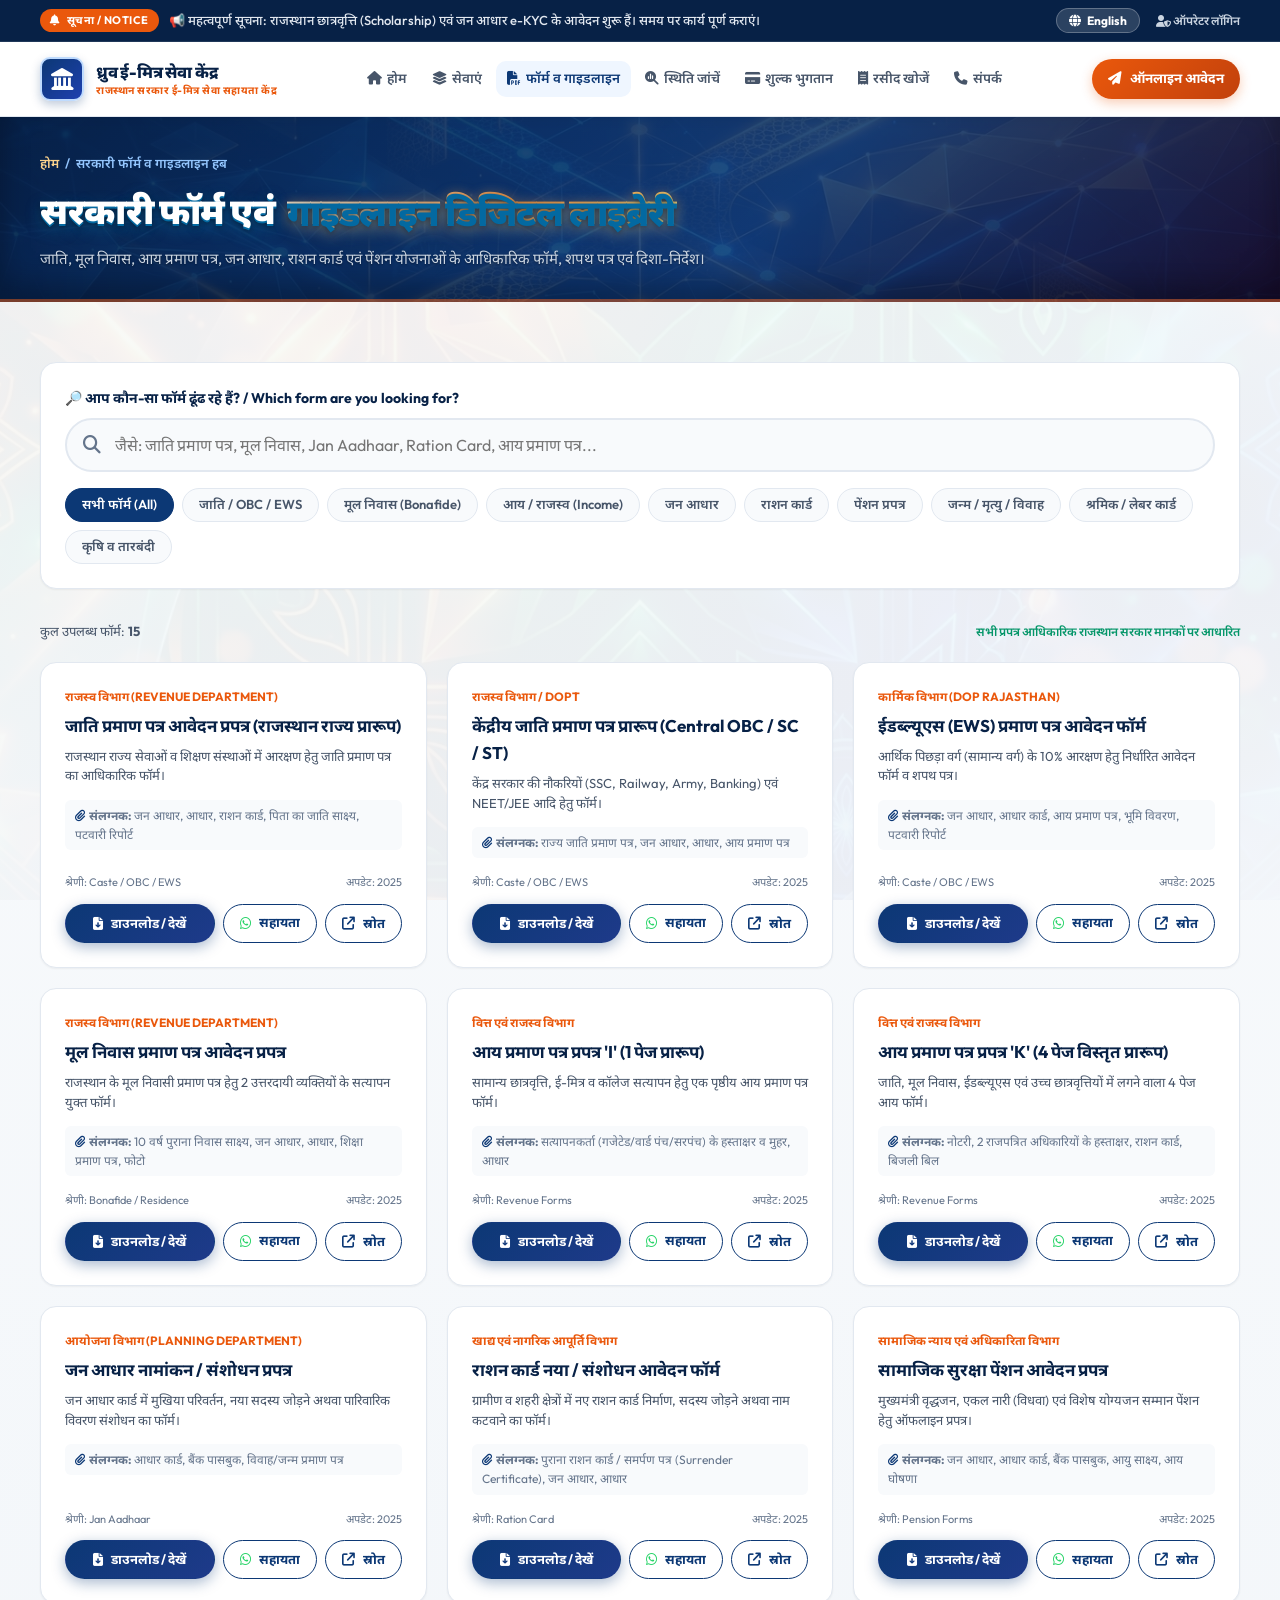
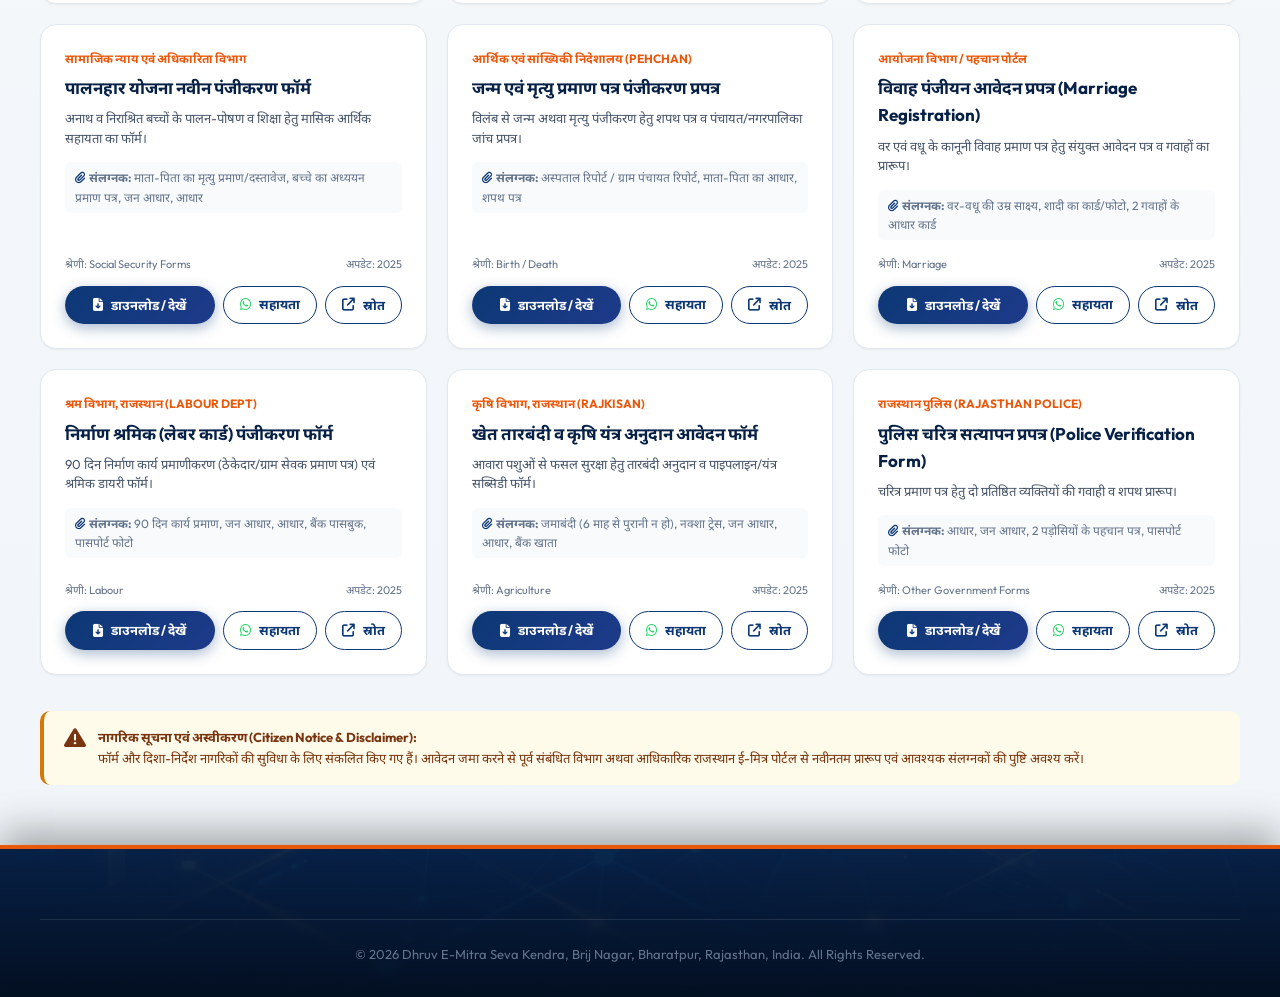
<file: forms.html>
<!DOCTYPE html>
<html lang="hi">
<head>
  <meta charset="UTF-8">
  <meta name="viewport" content="width=device-width, initial-scale=1.0">
  <title>Government Forms & Guidelines Hub | Dhruv E-Mitra Seva Kendra</title>
  <meta name="description" content="Download official Rajasthan government forms, affidavits, and guidelines for Caste certificate, Bonafide, Jan Aadhaar, Ration Card, Pension and Revenue services.">
  
  <!-- Fonts & Icons -->
  <link rel="preconnect" href="https://fonts.googleapis.com">
  <link rel="preconnect" href="https://fonts.gstatic.com" crossorigin>
  <link href="https://fonts.googleapis.com/css2?family=Noto+Sans+Devanagari:wght@400;500;600;700;800&family=Outfit:wght@300;400;500;600;700;800;900&display=swap" rel="stylesheet">
  <link rel="stylesheet" href="https://cdnjs.cloudflare.com/ajax/libs/font-awesome/6.5.1/css/all.min.css">
  
  <link rel="stylesheet" href="css/style.css">
  <link rel="stylesheet" href="css/print.css" media="print">
</head>
<body>

  <!-- Top Notice Bar -->
  <div class="top-notice-bar">
    <div class="container">
      <div class="notice-inner">
        <div class="notice-content">
          <span class="notice-badge"><i class="fa-solid fa-bell"></i> सूचना / Notice</span>
          <span class="notice-text" id="noticeTickerText">राजस्थान छात्रवृत्ति एवं जन आधार e-KYC के ऑनलाइन आवेदन केंद्र पर शुरू हैं।</span>
        </div>
        <div class="top-actions">
          <button class="lang-switch-btn" id="langSwitchBtn"><i class="fa-solid fa-globe"></i> English</button>
          <a href="admin.html" style="color:#cbd5e1;font-weight:600;"><i class="fa-solid fa-user-shield"></i> ऑपरेटर लॉगिन</a>
        </div>
      </div>
    </div>
  </div>

  <!-- Header -->
  <header class="site-header">
    <div class="container">
      <nav class="navbar">
        <a href="index.html" class="brand-wrapper">
          <div class="brand-logo-icon"><i class="fa-solid fa-landmark"></i></div>
          <div class="brand-text">
            <div class="brand-title" data-i18n="siteTitle">Dhruv E-Mitra Seva Kendra</div>
            <div class="brand-subtitle" data-i18n="govBadge">Authorized Citizen Service Assistance</div>
          </div>
        </a>

        <ul class="nav-menu">
          <li class="nav-item"><a href="index.html"><i class="fa-solid fa-house"></i> <span>होम</span></a></li>
          <li class="nav-item"><a href="services.html"><i class="fa-solid fa-layer-group"></i> <span>सेवाएं</span></a></li>
          <li class="nav-item"><a href="forms.html" class="active"><i class="fa-solid fa-file-pdf"></i> <span>फॉर्म व गाइडलाइन</span></a></li>
          <li class="nav-item"><a href="status.html"><i class="fa-solid fa-magnifying-glass-chart"></i> <span>स्थिति जांचें</span></a></li>
          <li class="nav-item"><a href="payment.html"><i class="fa-solid fa-credit-card"></i> <span>शुल्क भुगतान</span></a></li>
          <li class="nav-item"><a href="receipt.html"><i class="fa-solid fa-receipt"></i> <span>रसीद खोजें</span></a></li>
          <li class="nav-item"><a href="index.html#contact"><i class="fa-solid fa-phone"></i> <span>संपर्क</span></a></li>
        </ul>

        <div class="header-cta-group">
          <a href="tel:+919079368240" class="btn-contact-call"><i class="fa-solid fa-phone-volume"></i> 9079368240</a>
          <a href="https://docs.google.com/forms/d/e/1FAIpQLSexE2M_ClTygKtoOGFCzTAL-FQH31nt_Hj5TRGV2b3aGhEsFg/viewform" target="_blank" class="btn-header-apply">
            <i class="fa-solid fa-paper-plane"></i> <span>ऑनलाइन आवेदन</span>
          </a>
          <button class="hamburger-btn" id="hamburgerBtn"><i class="fa-solid fa-bars"></i></button>
        </div>
      </nav>
    </div>

    <!-- Mobile Drawer -->
    <div class="mobile-drawer" id="mobileDrawer">
      <ul class="mobile-drawer-links">
        <li><a href="index.html"><i class="fa-solid fa-house"></i> <span>होम / Home</span></a></li>
        <li><a href="services.html"><i class="fa-solid fa-layer-group"></i> <span>सभी सेवाएं / Services</span></a></li>
        <li><a href="forms.html" class="active"><i class="fa-solid fa-file-pdf"></i> <span>सरकारी फॉर्म / Forms Hub</span></a></li>
        <li><a href="status.html"><i class="fa-solid fa-magnifying-glass-chart"></i> <span>आवेदन स्थिति / Track Status</span></a></li>
        <li><a href="payment.html"><i class="fa-solid fa-credit-card"></i> <span>शुल्क भुगतान / Pay Online</span></a></li>
        <li><a href="receipt.html"><i class="fa-solid fa-receipt"></i> <span>रसीद खोजें / Find Receipt</span></a></li>
        <li><a href="index.html#contact"><i class="fa-solid fa-location-dot"></i> <span>स्थान व संपर्क / Contact</span></a></li>
      </ul>
    </div>
  </header>

  <!-- Title Banner -->
  <div class="page-title-banner">
    <div class="container">
      <div class="breadcrumb-link">
        <a href="index.html">होम</a> &nbsp;/&nbsp; <span>सरकारी फॉर्म व गाइडलाइन हब</span>
      </div>
      <h1>
        सरकारी फॉर्म एवं <span class="text-3d-gradient">गाइडलाइन डिजिटल लाइब्रेरी</span>
      </h1>
      <p>
        जाति, मूल निवास, आय प्रमाण पत्र, जन आधार, राशन कार्ड एवं पेंशन योजनाओं के आधिकारिक फॉर्म, शपथ पत्र एवं दिशा-निर्देश।
      </p>
    </div>
  </div>

  <main class="section section-pattern-bg">
    <div class="container">
      
      <!-- Search & Category Filters -->
      <div class="directory-controls">
        <div style="margin-bottom:16px;">
          <label for="formSearchInput" style="display:block;font-size:14px;font-weight:700;color:var(--gov-blue-dark);margin-bottom:8px;">
            🔎 आप कौन-सा फॉर्म ढूंढ रहे हैं? / Which form are you looking for?
          </label>
          <div class="search-input-wrapper" style="margin-bottom:0;">
            <i class="fa-solid fa-magnifying-glass"></i>
            <input type="text" id="formSearchInput" placeholder="जैसे: जाति प्रमाण पत्र, मूल निवास, Jan Aadhaar, Ration Card, आय प्रमाण पत्र..." aria-label="Search Forms">
          </div>
        </div>

        <div style="display:flex;gap:8px;flex-wrap:wrap;margin-top:16px;" id="formCategoryFilters">
          <button class="cat-pill active" onclick="filterFormsByCategory('all')">सभी फॉर्म (All)</button>
          <button class="cat-pill" onclick="filterFormsByCategory('caste')">जाति / OBC / EWS</button>
          <button class="cat-pill" onclick="filterFormsByCategory('bonafide')">मूल निवास (Bonafide)</button>
          <button class="cat-pill" onclick="filterFormsByCategory('revenue')">आय / राजस्व (Income)</button>
          <button class="cat-pill" onclick="filterFormsByCategory('janaadhaar')">जन आधार</button>
          <button class="cat-pill" onclick="filterFormsByCategory('ration')">राशन कार्ड</button>
          <button class="cat-pill" onclick="filterFormsByCategory('pension')">पेंशन प्रपत्र</button>
          <button class="cat-pill" onclick="filterFormsByCategory('vital')">जन्म / मृत्यु / विवाह</button>
          <button class="cat-pill" onclick="filterFormsByCategory('labour')">श्रमिक / लेबर कार्ड</button>
          <button class="cat-pill" onclick="filterFormsByCategory('agriculture')">कृषि व तारबंदी</button>
        </div>
      </div>

      <!-- Counter -->
      <div style="display:flex;justify-content:space-between;align-items:center;margin-bottom:20px;font-size:13px;color:var(--text-muted);">
        <div id="formsCountDisplay">कुल उपलब्ध फॉर्म: <strong>0</strong></div>
        <div style="font-size:12px;color:var(--gov-green);font-weight:600;">
          <i class="fa-solid fa-shield-check"></i> सभी प्रपत्र आधिकारिक राजस्थान सरकार मानकों पर आधारित
        </div>
      </div>

      <!-- Forms Grid -->
      <div style="display:grid;grid-template-columns:repeat(auto-fit,minmax(320px,1fr));gap:20px;" id="formsGridContainer">
        <!-- Rendered by JS -->
      </div>

      <!-- Citizen Guidance Disclaimer -->
      <div class="form-disclaimer-box">
        <i class="fa-solid fa-triangle-exclamation" style="font-size:22px;flex-shrink:0;"></i>
        <div>
          <strong>नागरिक सूचना एवं अस्वीकरण (Citizen Notice & Disclaimer):</strong><br>
          फॉर्म और दिशा-निर्देश नागरिकों की सुविधा के लिए संकलित किए गए हैं। आवेदन जमा करने से पूर्व संबंधित विभाग अथवा आधिकारिक राजस्थान ई-मित्र पोर्टल से नवीनतम प्रारूप एवं आवश्यक संलग्नकों की पुष्टि अवश्य करें।
        </div>
      </div>

    </div>
  </main>

  <!-- Footer -->
  <footer class="site-footer">
    <div class="container">
      <div class="footer-bottom">
        © 2026 Dhruv E-Mitra Seva Kendra, Brij Nagar, Bharatpur, Rajasthan, India. All Rights Reserved.
      </div>
    </div>
  </footer>

  <!-- Mobile Bottom Bar -->
  <nav class="mobile-bottom-bar">
    <a href="index.html" class="bottom-tab"><i class="fa-solid fa-house"></i><span>होम</span></a>
    <a href="services.html" class="bottom-tab"><i class="fa-solid fa-layer-group"></i><span>सेवाएं</span></a>
    <a href="forms.html" class="bottom-tab active"><i class="fa-solid fa-file-pdf"></i><span>फॉर्म्स</span></a>
    <a href="status.html" class="bottom-tab"><i class="fa-solid fa-magnifying-glass"></i><span>स्थिति</span></a>
    <a href="payment.html" class="bottom-tab highlight"><i class="fa-solid fa-credit-card"></i><span>पेमेंट</span></a>
  </nav>

  <!-- Scripts -->
  <script src="js/data.js"></script>
  <script src="js/app.js"></script>
  <script>
    let activeFormCategory = 'all';

    document.addEventListener('DOMContentLoaded', () => {
      renderFormsLibrary();

      const searchInput = document.getElementById('formSearchInput');
      if (searchInput) {
        searchInput.addEventListener('input', () => renderFormsLibrary());
      }
    });

    function filterFormsByCategory(cat) {
      activeFormCategory = cat;
      const pills = document.querySelectorAll('#formCategoryFilters .cat-pill');
      pills.forEach(p => p.classList.remove('active'));
      event.target.classList.add('active');
      renderFormsLibrary();
    }

    function renderFormsLibrary() {
      const container = document.getElementById('formsGridContainer');
      const countEl = document.getElementById('formsCountDisplay');
      if (!container) return;

      const q = (document.getElementById('formSearchInput')?.value || '').toLowerCase().trim();

      const filtered = FORMS_DATA.filter(f => {
        const matchesCategory = activeFormCategory === 'all' || f.categoryKey === activeFormCategory;
        const titleHi = (f.titleHi || '').toLowerCase();
        const titleEn = (f.titleEn || '').toLowerCase();
        const dept = (f.department || '').toLowerCase();
        const cat = (f.category || '').toLowerCase();
        const docs = (f.requiredDocs || '').toLowerCase();

        const matchesQuery = !q || titleHi.includes(q) || titleEn.includes(q) || dept.includes(q) || cat.includes(q) || docs.includes(q);
        return matchesCategory && matchesQuery;
      });

      if (countEl) countEl.innerHTML = `कुल उपलब्ध फॉर्म: <strong>${filtered.length}</strong>`;

      if (filtered.length === 0) {
        container.innerHTML = `
          <div style="grid-column:1/-1;text-align:center;padding:50px 20px;background:#fff;border-radius:12px;border:1px dashed #cbd5e1;">
            <i class="fa-solid fa-file-excel" style="font-size:44px;color:#94a3b8;margin-bottom:12px;"></i>
            <h3 style="color:var(--gov-blue-dark);margin-bottom:6px;">कोई फॉर्म नहीं मिला / No Form Found</h3>
            <p style="color:var(--text-muted);font-size:14px;">कृपया किसी अन्य कीवर्ड से खोजें या केंद्र से संपर्क करें।</p>
          </div>
        `;
        return;
      }

      container.innerHTML = filtered.map(f => `
        <div class="form-card">
          <div>
            <div class="form-dept">${f.department}</div>
            <h3 class="form-title">${currentLang === 'hi' ? f.titleHi : f.titleEn}</h3>
            <p class="form-desc">${currentLang === 'hi' ? f.descriptionHi : f.descriptionEn}</p>
            
            <div class="form-docs-tag">
              <i class="fa-solid fa-paperclip" style="color:var(--gov-blue-primary);"></i>
              <strong>संलग्नक:</strong> ${f.requiredDocs}
            </div>
          </div>

          <div>
            <div style="display:flex;justify-content:space-between;align-items:center;font-size:11px;color:var(--text-subtle);margin-bottom:12px;">
              <span>श्रेणी: ${f.category}</span>
              <span>अपडेट: ${f.lastUpdated}</span>
            </div>

            <div class="form-buttons">
              <a href="${f.pdfUrl}" target="_blank" class="btn btn-primary btn-sm" style="flex:1;">
                <i class="fa-solid fa-file-arrow-down"></i> डाउनलोड / देखें
              </a>
              <button onclick="openWhatsAppForForm('${f.titleEn}')" class="btn btn-outline btn-sm" title="व्हाट्सएप पर मंगाएं">
                <i class="fa-brands fa-whatsapp" style="color:#25d366;"></i> सहायता
              </button>
              <a href="${f.officialUrl}" target="_blank" class="btn btn-outline btn-sm" title="आधिकारिक स्रोत">
                <i class="fa-solid fa-arrow-up-right-from-square"></i> स्रोत
              </a>
            </div>
          </div>
        </div>
      `).join('');
    }
  </script>
</body>
</html>
</file>
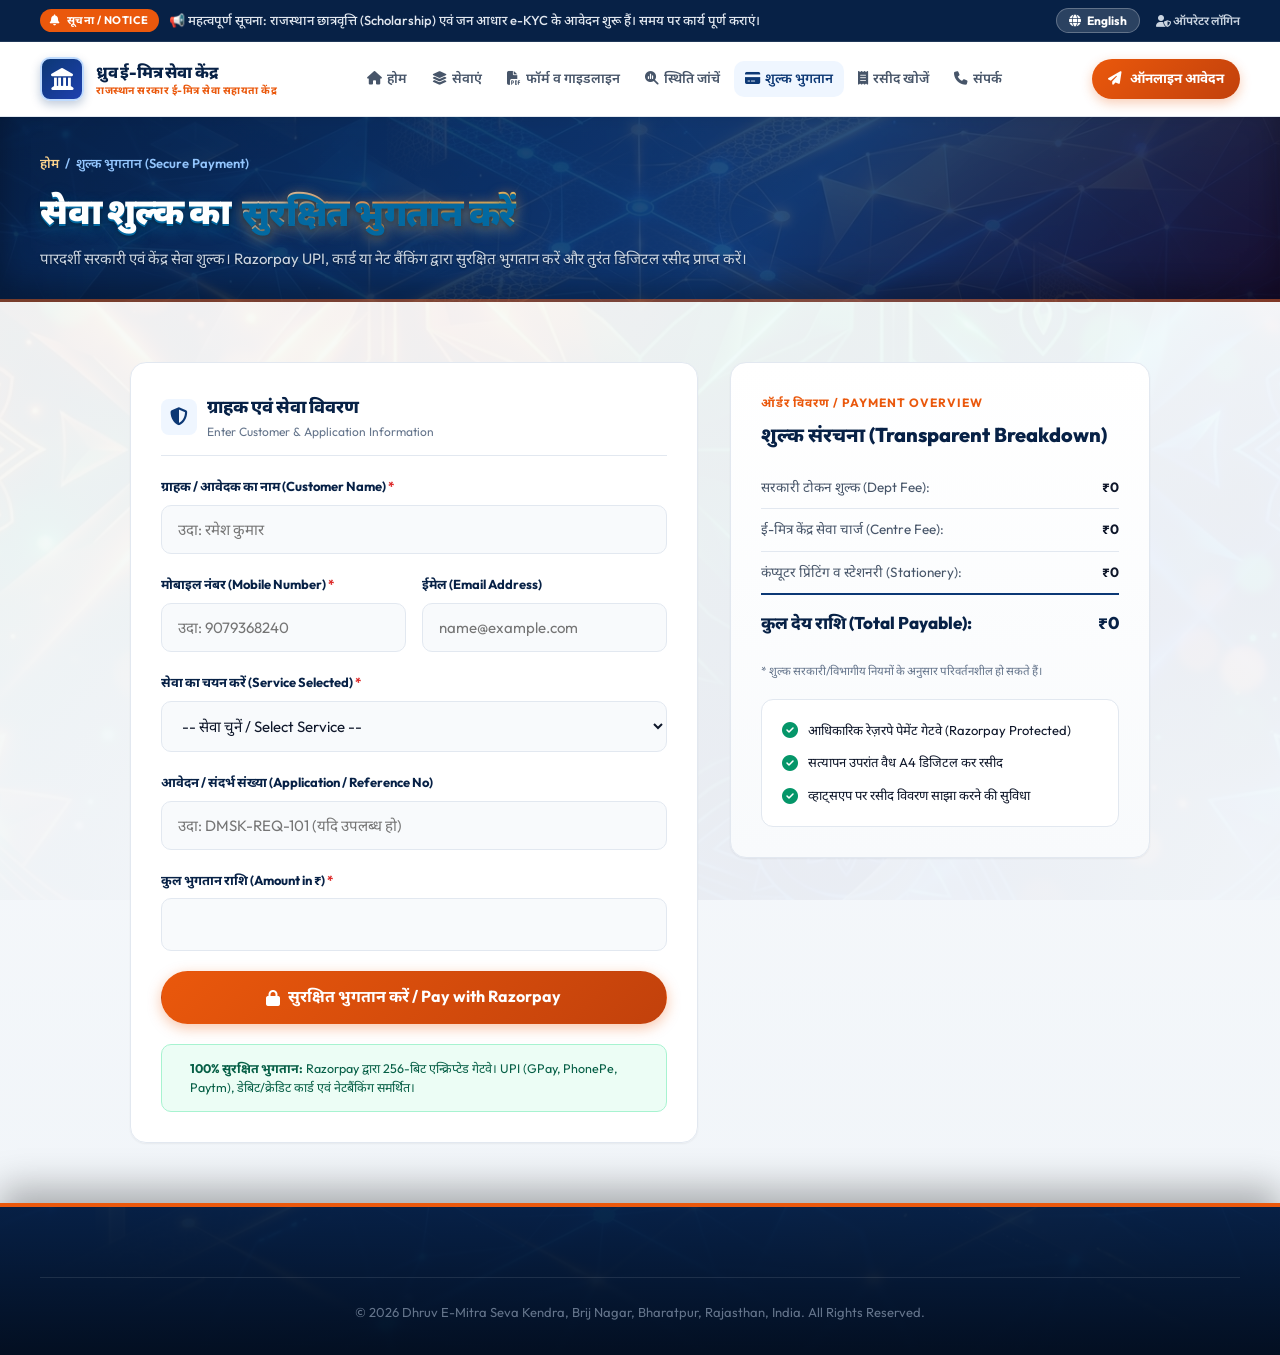
<file: payment.html>
<!DOCTYPE html>
<html lang="hi">
<head>
  <meta charset="UTF-8">
  <meta name="viewport" content="width=device-width, initial-scale=1.0">
  <title>Pay Service Charges Securely | Dhruv E-Mitra Seva Kendra</title>
  <meta name="description" content="Secure online payment for Rajasthan e-Mitra service charges at Dhruv E-Mitra. Instant payment confirmation, UPI, Cards, Net Banking and digital invoice receipt.">
  
  <!-- Fonts & Icons -->
  <link rel="preconnect" href="https://fonts.googleapis.com">
  <link rel="preconnect" href="https://fonts.gstatic.com" crossorigin>
  <link href="https://fonts.googleapis.com/css2?family=Noto+Sans+Devanagari:wght@400;500;600;700;800&family=Outfit:wght@300;400;500;600;700;800;900&display=swap" rel="stylesheet">
  <link rel="stylesheet" href="https://cdnjs.cloudflare.com/ajax/libs/font-awesome/6.5.1/css/all.min.css">
  
  <link rel="stylesheet" href="css/style.css">
  <link rel="stylesheet" href="css/print.css" media="print">

  <!-- Razorpay Checkout SDK -->
  <script src="https://checkout.razorpay.com/v1/checkout.js"></script>
</head>
<body>

  <!-- Top Notice Bar -->
  <div class="top-notice-bar">
    <div class="container">
      <div class="notice-inner">
        <div class="notice-content">
          <span class="notice-badge"><i class="fa-solid fa-bell"></i> सूचना / Notice</span>
          <span class="notice-text" id="noticeTickerText">राजस्थान छात्रवृत्ति एवं जन आधार e-KYC के ऑनलाइन आवेदन केंद्र पर शुरू हैं।</span>
        </div>
        <div class="top-actions">
          <button class="lang-switch-btn" id="langSwitchBtn"><i class="fa-solid fa-globe"></i> English</button>
          <a href="admin.html" style="color:#cbd5e1;font-weight:600;"><i class="fa-solid fa-user-shield"></i> ऑपरेटर लॉगिन</a>
        </div>
      </div>
    </div>
  </div>

  <!-- Header -->
  <header class="site-header">
    <div class="container">
      <nav class="navbar">
        <a href="index.html" class="brand-wrapper">
          <div class="brand-logo-icon"><i class="fa-solid fa-landmark"></i></div>
          <div class="brand-text">
            <div class="brand-title" data-i18n="siteTitle">Dhruv E-Mitra Seva Kendra</div>
            <div class="brand-subtitle" data-i18n="govBadge">Authorized Citizen Service Assistance</div>
          </div>
        </a>

        <ul class="nav-menu">
          <li class="nav-item"><a href="index.html"><i class="fa-solid fa-house"></i> <span>होम</span></a></li>
          <li class="nav-item"><a href="services.html"><i class="fa-solid fa-layer-group"></i> <span>सेवाएं</span></a></li>
          <li class="nav-item"><a href="forms.html"><i class="fa-solid fa-file-pdf"></i> <span>फॉर्म व गाइडलाइन</span></a></li>
          <li class="nav-item"><a href="status.html"><i class="fa-solid fa-magnifying-glass-chart"></i> <span>स्थिति जांचें</span></a></li>
          <li class="nav-item"><a href="payment.html" class="active"><i class="fa-solid fa-credit-card"></i> <span>शुल्क भुगतान</span></a></li>
          <li class="nav-item"><a href="receipt.html"><i class="fa-solid fa-receipt"></i> <span>रसीद खोजें</span></a></li>
          <li class="nav-item"><a href="index.html#contact"><i class="fa-solid fa-phone"></i> <span>संपर्क</span></a></li>
        </ul>

        <div class="header-cta-group">
          <a href="tel:+919079368240" class="btn-contact-call"><i class="fa-solid fa-phone-volume"></i> 9079368240</a>
          <a href="https://docs.google.com/forms/d/e/1FAIpQLSexE2M_ClTygKtoOGFCzTAL-FQH31nt_Hj5TRGV2b3aGhEsFg/viewform" target="_blank" class="btn-header-apply">
            <i class="fa-solid fa-paper-plane"></i> <span>ऑनलाइन आवेदन</span>
          </a>
          <button class="hamburger-btn" id="hamburgerBtn"><i class="fa-solid fa-bars"></i></button>
        </div>
      </nav>
    </div>

    <!-- Mobile Drawer -->
    <div class="mobile-drawer" id="mobileDrawer">
      <ul class="mobile-drawer-links">
        <li><a href="index.html"><i class="fa-solid fa-house"></i> <span>होम / Home</span></a></li>
        <li><a href="services.html"><i class="fa-solid fa-layer-group"></i> <span>सभी सेवाएं / Services</span></a></li>
        <li><a href="forms.html"><i class="fa-solid fa-file-pdf"></i> <span>सरकारी फॉर्म / Forms Hub</span></a></li>
        <li><a href="status.html"><i class="fa-solid fa-magnifying-glass-chart"></i> <span>आवेदन स्थिति / Track Status</span></a></li>
        <li><a href="payment.html" class="active"><i class="fa-solid fa-credit-card"></i> <span>शुल्क भुगतान / Pay Online</span></a></li>
        <li><a href="receipt.html"><i class="fa-solid fa-receipt"></i> <span>रसीद खोजें / Find Receipt</span></a></li>
        <li><a href="index.html#contact"><i class="fa-solid fa-location-dot"></i> <span>स्थान व संपर्क / Contact</span></a></li>
      </ul>
    </div>
  </header>

  <!-- Title Banner -->
  <div class="page-title-banner">
    <div class="container">
      <div class="breadcrumb-link">
        <a href="index.html">होम</a> &nbsp;/&nbsp; <span>शुल्क भुगतान (Secure Payment)</span>
      </div>
      <h1>
        सेवा शुल्क का <span class="text-3d-gradient">सुरक्षित भुगतान करें</span>
      </h1>
      <p>
        पारदर्शी सरकारी एवं केंद्र सेवा शुल्क। Razorpay UPI, कार्ड या नेट बैंकिंग द्वारा सुरक्षित भुगतान करें और तुरंत डिजिटल रसीद प्राप्त करें।
      </p>
    </div>
  </div>

  <main class="section section-pattern-bg">
    <div class="container">
      
      <div class="payment-layout">
        <!-- 1. Payment Details Form -->
        <div class="payment-form-card">
          <div style="display:flex;align-items:center;gap:10px;margin-bottom:20px;border-bottom:1px solid var(--border-color);padding-bottom:14px;">
            <div style="width:36px;height:36px;background:var(--gov-blue-light);color:var(--gov-blue-primary);border-radius:8px;display:flex;align-items:center;justify-content:center;font-size:18px;">
              <i class="fa-solid fa-shield-halved"></i>
            </div>
            <div>
              <h3 style="font-size:18px;font-weight:800;color:var(--gov-blue-dark);margin:0;">ग्राहक एवं सेवा विवरण</h3>
              <div style="font-size:12px;color:var(--text-subtle);">Enter Customer & Application Information</div>
            </div>
          </div>

          <form id="paymentForm">
            <div class="form-group">
              <label for="payName" class="form-label">
                ग्राहक / आवेदक का नाम (Customer Name) <span style="color:var(--gov-red);">*</span>
              </label>
              <input type="text" id="payName" class="form-control" placeholder="उदा: रमेश कुमार" required>
            </div>

            <div class="form-grid-2col">
              <div class="form-group">
                <label for="payMobile" class="form-label">
                  मोबाइल नंबर (Mobile Number) <span style="color:var(--gov-red);">*</span>
                </label>
                <input type="tel" id="payMobile" class="form-control" placeholder="उदा: 9079368240" pattern="[6-9][0-9]{9}" maxlength="10" required>
              </div>

              <div class="form-group">
                <label for="payEmail" class="form-label">
                  ईमेल (Email Address)
                </label>
                <input type="email" id="payEmail" class="form-control" placeholder="name@example.com">
              </div>
            </div>

            <div class="form-group">
              <label for="payServiceSelect" class="form-label">
                सेवा का चयन करें (Service Selected) <span style="color:var(--gov-red);">*</span>
              </label>
              <select id="payServiceSelect" class="form-control" required>
                <!-- Populated dynamically from data.js -->
              </select>
            </div>

            <div class="form-group">
              <label for="payRefNo" class="form-label">
                आवेदन / संदर्भ संख्या (Application / Reference No)
              </label>
              <input type="text" id="payRefNo" class="form-control" placeholder="उदा: DMSK-REQ-101 (यदि उपलब्ध हो)">
            </div>

            <div class="form-group">
              <label for="payAmount" class="form-label">
                कुल भुगतान राशि (Amount in ₹) <span style="color:var(--gov-red);">*</span>
              </label>
              <input type="number" id="payAmount" class="form-control" style="font-size:18px;font-weight:700;color:var(--gov-blue-primary);" readonly required>
            </div>

            <button type="submit" id="paySubmitBtn" class="btn btn-saffron btn-block" style="font-size:16px;padding:14px;">
              <i class="fa-solid fa-lock"></i> सुरक्षित भुगतान करें / Pay with Razorpay
            </button>
          </form>

          <div id="paymentStatusMessageBox" style="display:none;margin-top:24px;"></div>

          <div class="secure-payment-notice">
            <i class="fa-solid fa-shield-check" style="color:var(--gov-green);font-size:18px;"></i>
            <div>
              <strong>100% सुरक्षित भुगतान:</strong> Razorpay द्वारा 256-बिट एन्क्रिप्टेड गेटवे। UPI (GPay, PhonePe, Paytm), डेबिट/क्रेडिट कार्ड एवं नेटबैंकिंग समर्थित।
            </div>
          </div>
        </div>

        <!-- 2. Order Summary & Price Breakdown -->
        <div class="payment-summary-card">
          <div style="font-size:12px;font-weight:700;color:var(--gov-saffron);text-transform:uppercase;letter-spacing:1px;margin-bottom:6px;">
            ऑर्डर विवरण / Payment Overview
          </div>
          <h3 style="font-size:20px;font-weight:800;color:var(--gov-blue-dark);margin-bottom:16px;">
            शुल्क संरचना (Transparent Breakdown)
          </h3>

          <table class="breakdown-table">
            <tbody>
              <tr>
                <td style="color:var(--text-muted);">सरकारी टोकन शुल्क (Dept Fee):</td>
                <td style="text-align:right;font-weight:700;" id="breakdownDeptFee">₹0</td>
              </tr>
              <tr>
                <td style="color:var(--text-muted);">ई-मित्र केंद्र सेवा चार्ज (Centre Fee):</td>
                <td style="text-align:right;font-weight:700;" id="breakdownCentreFee">₹0</td>
              </tr>
              <tr>
                <td style="color:var(--text-muted);">कंप्यूटर प्रिंटिंग व स्टेशनरी (Stationery):</td>
                <td style="text-align:right;font-weight:700;" id="breakdownPrintFee">₹0</td>
              </tr>
              <tr class="total-row">
                <td>कुल देय राशि (Total Payable):</td>
                <td style="text-align:right;" id="breakdownTotalFee">₹0</td>
              </tr>
            </tbody>
          </table>

          <div id="breakdownNote" style="font-size:11.5px;color:var(--text-subtle);margin-bottom:20px;line-height:1.4;">
            * शुल्क सरकारी/विभागीय नियमों के अनुसार परिवर्तनशील हो सकते हैं।
          </div>

          <!-- Feature Trust Checklist -->
          <div style="background:#ffffff;border:1px solid var(--border-color);border-radius:12px;padding:20px;">
            <div style="display:flex;flex-direction:column;gap:12px;font-size:13px;color:var(--text-main);">
              <div style="display:flex;align-items:center;gap:10px;">
                <i class="fa-solid fa-circle-check" style="color:var(--gov-green);font-size:16px;"></i>
                <span>आधिकारिक रेज़रपे पेमेंट गेटवे (Razorpay Protected)</span>
              </div>
              <div style="display:flex;align-items:center;gap:10px;">
                <i class="fa-solid fa-circle-check" style="color:var(--gov-green);font-size:16px;"></i>
                <span>सत्यापन उपरांत वैध A4 डिजिटल कर रसीद</span>
              </div>
              <div style="display:flex;align-items:center;gap:10px;">
                <i class="fa-solid fa-circle-check" style="color:var(--gov-green);font-size:16px;"></i>
                <span>व्हाट्सएप पर रसीद विवरण साझा करने की सुविधा</span>
              </div>
            </div>
          </div>
        </div>
      </div>

    </div>
  </main>

  <!-- Footer -->
  <footer class="site-footer">
    <div class="container">
      <div class="footer-bottom">
        © 2026 Dhruv E-Mitra Seva Kendra, Brij Nagar, Bharatpur, Rajasthan, India. All Rights Reserved.
      </div>
    </div>
  </footer>

  <!-- Mobile Bottom Bar -->
  <nav class="mobile-bottom-bar">
    <a href="index.html" class="bottom-tab"><i class="fa-solid fa-house"></i><span>होम</span></a>
    <a href="services.html" class="bottom-tab"><i class="fa-solid fa-layer-group"></i><span>सेवाएं</span></a>
    <a href="forms.html" class="bottom-tab"><i class="fa-solid fa-file-pdf"></i><span>फॉर्म्स</span></a>
    <a href="status.html" class="bottom-tab"><i class="fa-solid fa-magnifying-glass"></i><span>स्थिति</span></a>
    <a href="payment.html" class="bottom-tab active highlight"><i class="fa-solid fa-credit-card"></i><span>पेमेंट</span></a>
  </nav>

  <!-- Scripts -->
  <script src="js/data.js"></script>
  <script src="js/app.js"></script>
  <script src="js/payment.js"></script>
</body>
</html>
</file>
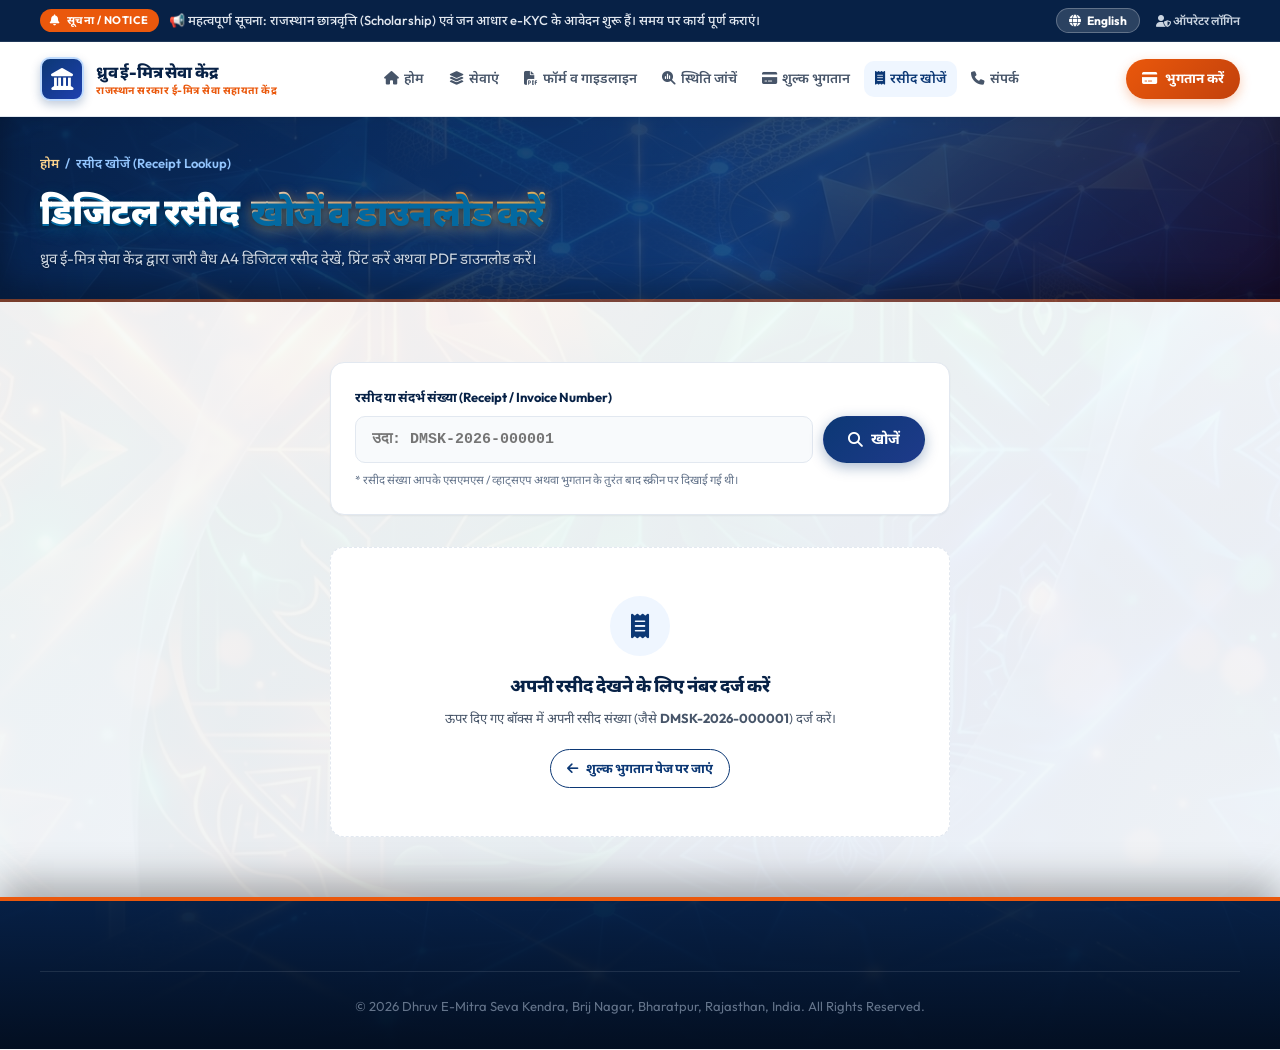
<file: receipt.html>
<!DOCTYPE html>
<html lang="hi">
<head>
  <meta charset="UTF-8">
  <meta name="viewport" content="width=device-width, initial-scale=1.0">
  <title>Digital Receipt & Invoice Lookup | Dhruv E-Mitra Seva Kendra</title>
  <meta name="description" content="Find, view, print and download your official A4 digital receipt / tax invoice from Dhruv E-Mitra Seva Kendra. Instant verification with digital QR code.">
  
  <!-- Fonts & Icons -->
  <link rel="preconnect" href="https://fonts.googleapis.com">
  <link rel="preconnect" href="https://fonts.gstatic.com" crossorigin>
  <link href="https://fonts.googleapis.com/css2?family=Noto+Sans+Devanagari:wght@400;500;600;700;800&family=Outfit:wght@300;400;500;600;700;800;900&display=swap" rel="stylesheet">
  <link rel="stylesheet" href="https://cdnjs.cloudflare.com/ajax/libs/font-awesome/6.5.1/css/all.min.css">
  
  <link rel="stylesheet" href="css/style.css">
  <link rel="stylesheet" href="css/print.css" media="print">
</head>
<body>

  <!-- Top Notice Bar -->
  <div class="top-notice-bar no-print">
    <div class="container">
      <div class="notice-inner">
        <div class="notice-content">
          <span class="notice-badge"><i class="fa-solid fa-bell"></i> सूचना / Notice</span>
          <span class="notice-text" id="noticeTickerText">राजस्थान छात्रवृत्ति एवं जन आधार e-KYC के ऑनलाइन आवेदन केंद्र पर शुरू हैं।</span>
        </div>
        <div class="top-actions">
          <button class="lang-switch-btn" id="langSwitchBtn"><i class="fa-solid fa-globe"></i> English</button>
          <a href="admin.html" style="color:#cbd5e1;font-weight:600;"><i class="fa-solid fa-user-shield"></i> ऑपरेटर लॉगिन</a>
        </div>
      </div>
    </div>
  </div>

  <!-- Header -->
  <header class="site-header no-print">
    <div class="container">
      <nav class="navbar">
        <a href="index.html" class="brand-wrapper">
          <div class="brand-logo-icon"><i class="fa-solid fa-landmark"></i></div>
          <div class="brand-text">
            <div class="brand-title" data-i18n="siteTitle">Dhruv E-Mitra Seva Kendra</div>
            <div class="brand-subtitle" data-i18n="govBadge">Authorized Citizen Service Assistance</div>
          </div>
        </a>

        <ul class="nav-menu">
          <li class="nav-item"><a href="index.html"><i class="fa-solid fa-house"></i> <span>होम</span></a></li>
          <li class="nav-item"><a href="services.html"><i class="fa-solid fa-layer-group"></i> <span>सेवाएं</span></a></li>
          <li class="nav-item"><a href="forms.html"><i class="fa-solid fa-file-pdf"></i> <span>फॉर्म व गाइडलाइन</span></a></li>
          <li class="nav-item"><a href="status.html"><i class="fa-solid fa-magnifying-glass-chart"></i> <span>स्थिति जांचें</span></a></li>
          <li class="nav-item"><a href="payment.html"><i class="fa-solid fa-credit-card"></i> <span>शुल्क भुगतान</span></a></li>
          <li class="nav-item"><a href="receipt.html" class="active"><i class="fa-solid fa-receipt"></i> <span>रसीद खोजें</span></a></li>
          <li class="nav-item"><a href="index.html#contact"><i class="fa-solid fa-phone"></i> <span>संपर्क</span></a></li>
        </ul>

        <div class="header-cta-group">
          <a href="tel:+919079368240" class="btn-contact-call"><i class="fa-solid fa-phone-volume"></i> 9079368240</a>
          <a href="payment.html" class="btn-header-apply"><i class="fa-solid fa-credit-card"></i> <span>भुगतान करें</span></a>
          <button class="hamburger-btn" id="hamburgerBtn"><i class="fa-solid fa-bars"></i></button>
        </div>
      </nav>
    </div>

    <!-- Mobile Drawer -->
    <div class="mobile-drawer" id="mobileDrawer">
      <ul class="mobile-drawer-links">
        <li><a href="index.html"><i class="fa-solid fa-house"></i> <span>होम / Home</span></a></li>
        <li><a href="services.html"><i class="fa-solid fa-layer-group"></i> <span>सभी सेवाएं / Services</span></a></li>
        <li><a href="forms.html"><i class="fa-solid fa-file-pdf"></i> <span>सरकारी फॉर्म / Forms Hub</span></a></li>
        <li><a href="status.html"><i class="fa-solid fa-magnifying-glass-chart"></i> <span>आवेदन स्थिति / Track Status</span></a></li>
        <li><a href="payment.html"><i class="fa-solid fa-credit-card"></i> <span>शुल्क भुगतान / Pay Online</span></a></li>
        <li><a href="receipt.html" class="active"><i class="fa-solid fa-receipt"></i> <span>रसीद खोजें / Find Receipt</span></a></li>
      </ul>
    </div>
  </header>

  <!-- Title Banner -->
  <div class="page-title-banner no-print">
    <div class="container">
      <div class="breadcrumb-link">
        <a href="index.html">होम</a> &nbsp;/&nbsp; <span>रसीद खोजें (Receipt Lookup)</span>
      </div>
      <h1>
        डिजिटल रसीद <span class="text-3d-gradient">खोजें व डाउनलोड करें</span>
      </h1>
      <p>
        ध्रुव ई-मित्र सेवा केंद्र द्वारा जारी वैध A4 डिजिटल रसीद देखें, प्रिंट करें अथवा PDF डाउनलोड करें।
      </p>
    </div>
  </div>

  <main class="section section-pattern-bg">
    <div class="container">
      
      <!-- Lookup Input Bar (Hidden in Print) -->
      <div class="no-print" style="max-width:620px;margin:0 auto 32px;background:#ffffff;border:1px solid var(--border-color);border-radius:14px;padding:24px;box-shadow:var(--shadow-sm);">
        <form id="receiptLookupForm">
          <label for="receiptLookupInput" style="display:block;font-size:13px;font-weight:700;color:var(--gov-blue-dark);margin-bottom:8px;">
            रसीद या संदर्भ संख्या (Receipt / Invoice Number)
          </label>
          <div style="display:flex;gap:10px;">
            <input type="text" id="receiptLookupInput" class="form-control" placeholder="उदा: DMSK-2026-000001" required style="font-family:monospace;font-weight:700;">
            <button type="submit" class="btn btn-primary" style="flex-shrink:0;">
              <i class="fa-solid fa-magnifying-glass"></i> खोजें
            </button>
          </div>
          <div style="font-size:11.5px;color:var(--text-subtle);margin-top:8px;">
            * रसीद संख्या आपके एसएमएस / व्हाट्सएप अथवा भुगतान के तुरंत बाद स्क्रीन पर दिखाई गई थी।
          </div>
        </form>
      </div>

      <!-- Receipt Display Area -->
      <div id="receiptDisplayArea" style="display:none;">
        <!-- Populated dynamically by receipt.js -->
      </div>

      <!-- Empty State -->
      <div id="receiptEmptyState">
        <div style="max-width:620px;margin:0 auto;text-align:center;padding:48px 24px;background:#ffffff;border-radius:14px;border:1.5px dashed var(--border-color);">
          <div style="width:60px;height:60px;border-radius:50%;background:var(--gov-blue-light);color:var(--gov-blue-primary);display:flex;align-items:center;justify-content:center;font-size:24px;margin:0 auto 16px;">
            <i class="fa-solid fa-receipt"></i>
          </div>
          <h3 style="font-size:18px;font-weight:800;color:var(--gov-blue-dark);margin-bottom:8px;">
            अपनी रसीद देखने के लिए नंबर दर्ज करें
          </h3>
          <p style="font-size:13px;color:var(--text-muted);max-width:400px;margin:0 auto 20px;">
            ऊपर दिए गए बॉक्स में अपनी रसीद संख्या (जैसे <strong>DMSK-2026-000001</strong>) दर्ज करें।
          </p>
          <a href="payment.html" class="btn btn-outline btn-sm">
            <i class="fa-solid fa-arrow-left"></i> शुल्क भुगतान पेज पर जाएं
          </a>
        </div>
      </div>

    </div>
  </main>

  <!-- Footer -->
  <footer class="site-footer no-print">
    <div class="container">
      <div class="footer-bottom">
        © 2026 Dhruv E-Mitra Seva Kendra, Brij Nagar, Bharatpur, Rajasthan, India. All Rights Reserved.
      </div>
    </div>
  </footer>

  <!-- Mobile Bottom Bar -->
  <nav class="mobile-bottom-bar no-print">
    <a href="index.html" class="bottom-tab"><i class="fa-solid fa-house"></i><span>होम</span></a>
    <a href="services.html" class="bottom-tab"><i class="fa-solid fa-layer-group"></i><span>सेवाएं</span></a>
    <a href="forms.html" class="bottom-tab"><i class="fa-solid fa-file-pdf"></i><span>फॉर्म्स</span></a>
    <a href="status.html" class="bottom-tab"><i class="fa-solid fa-magnifying-glass"></i><span>स्थिति</span></a>
    <a href="payment.html" class="bottom-tab highlight"><i class="fa-solid fa-credit-card"></i><span>पेमेंट</span></a>
  </nav>

  <!-- Scripts -->
  <script src="js/data.js"></script>
  <script src="js/app.js"></script>
  <script src="js/receipt.js"></script>
</body>
</html>
</file>
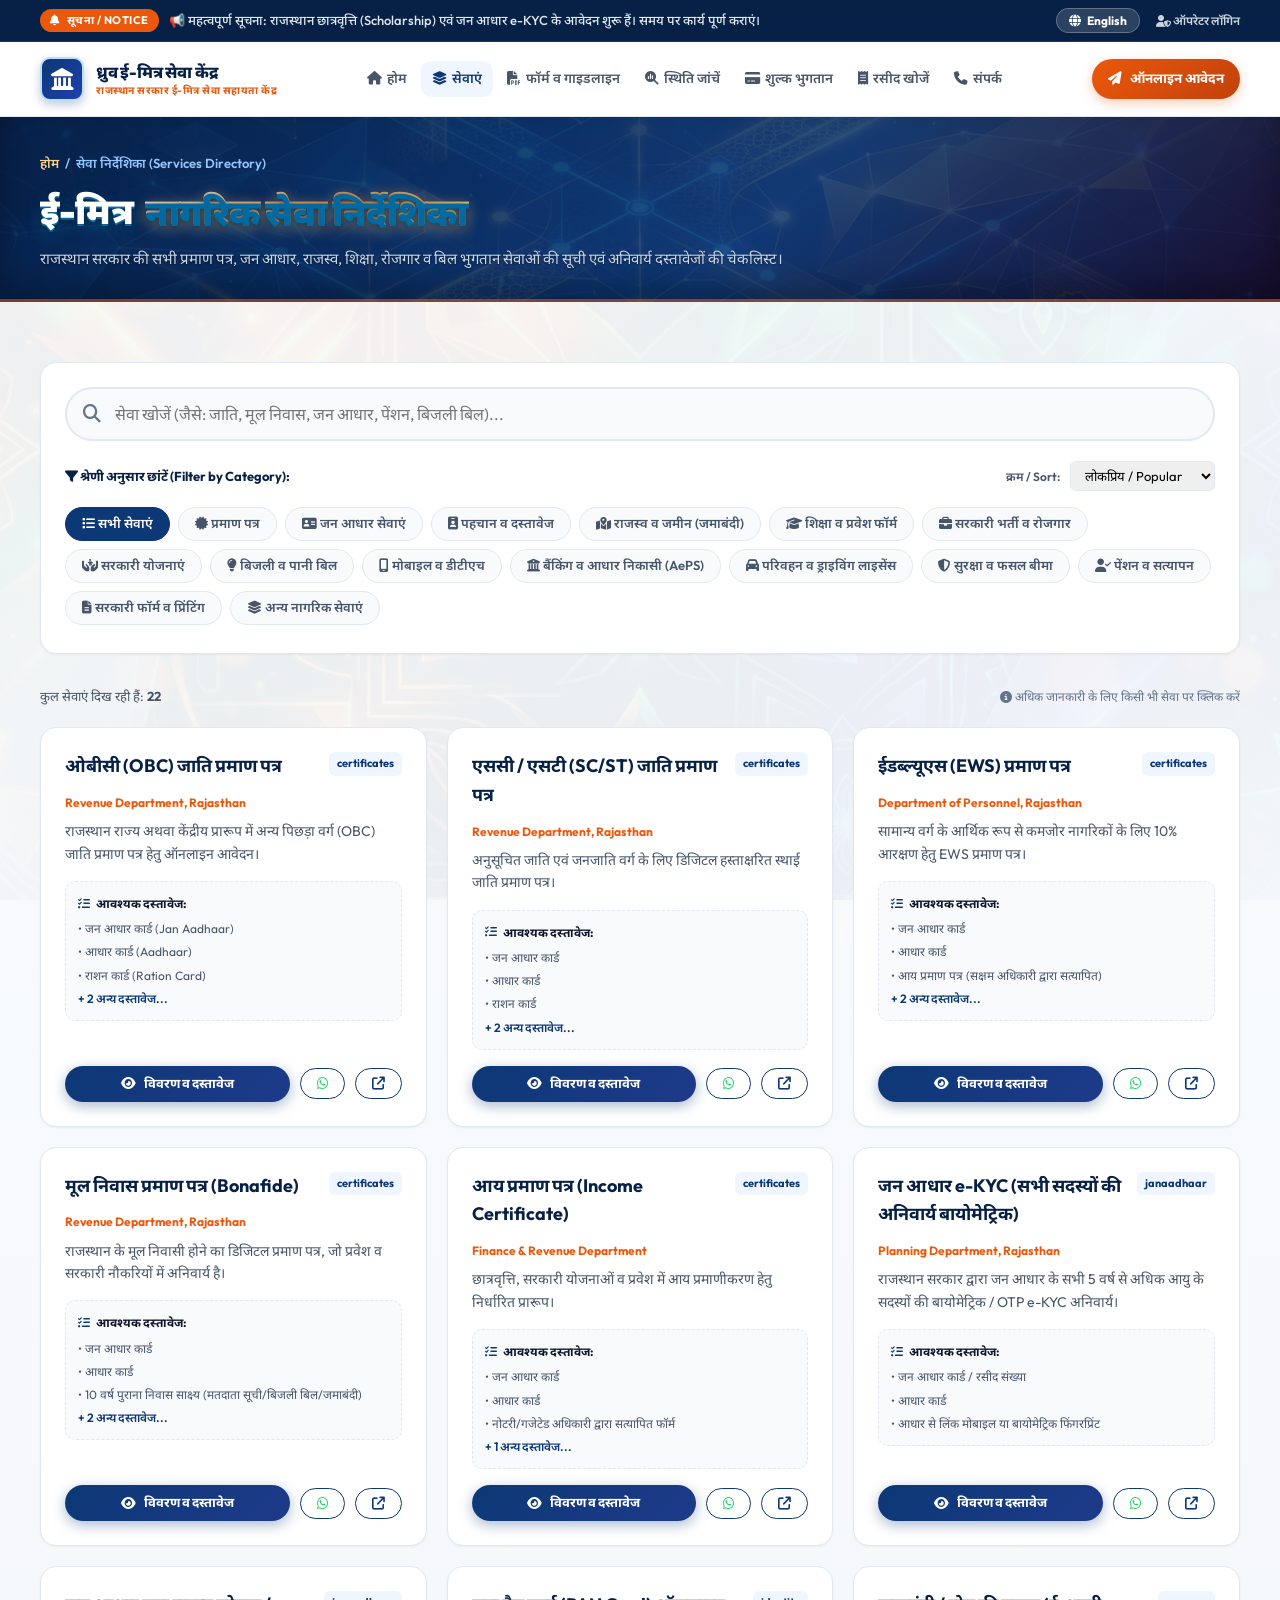
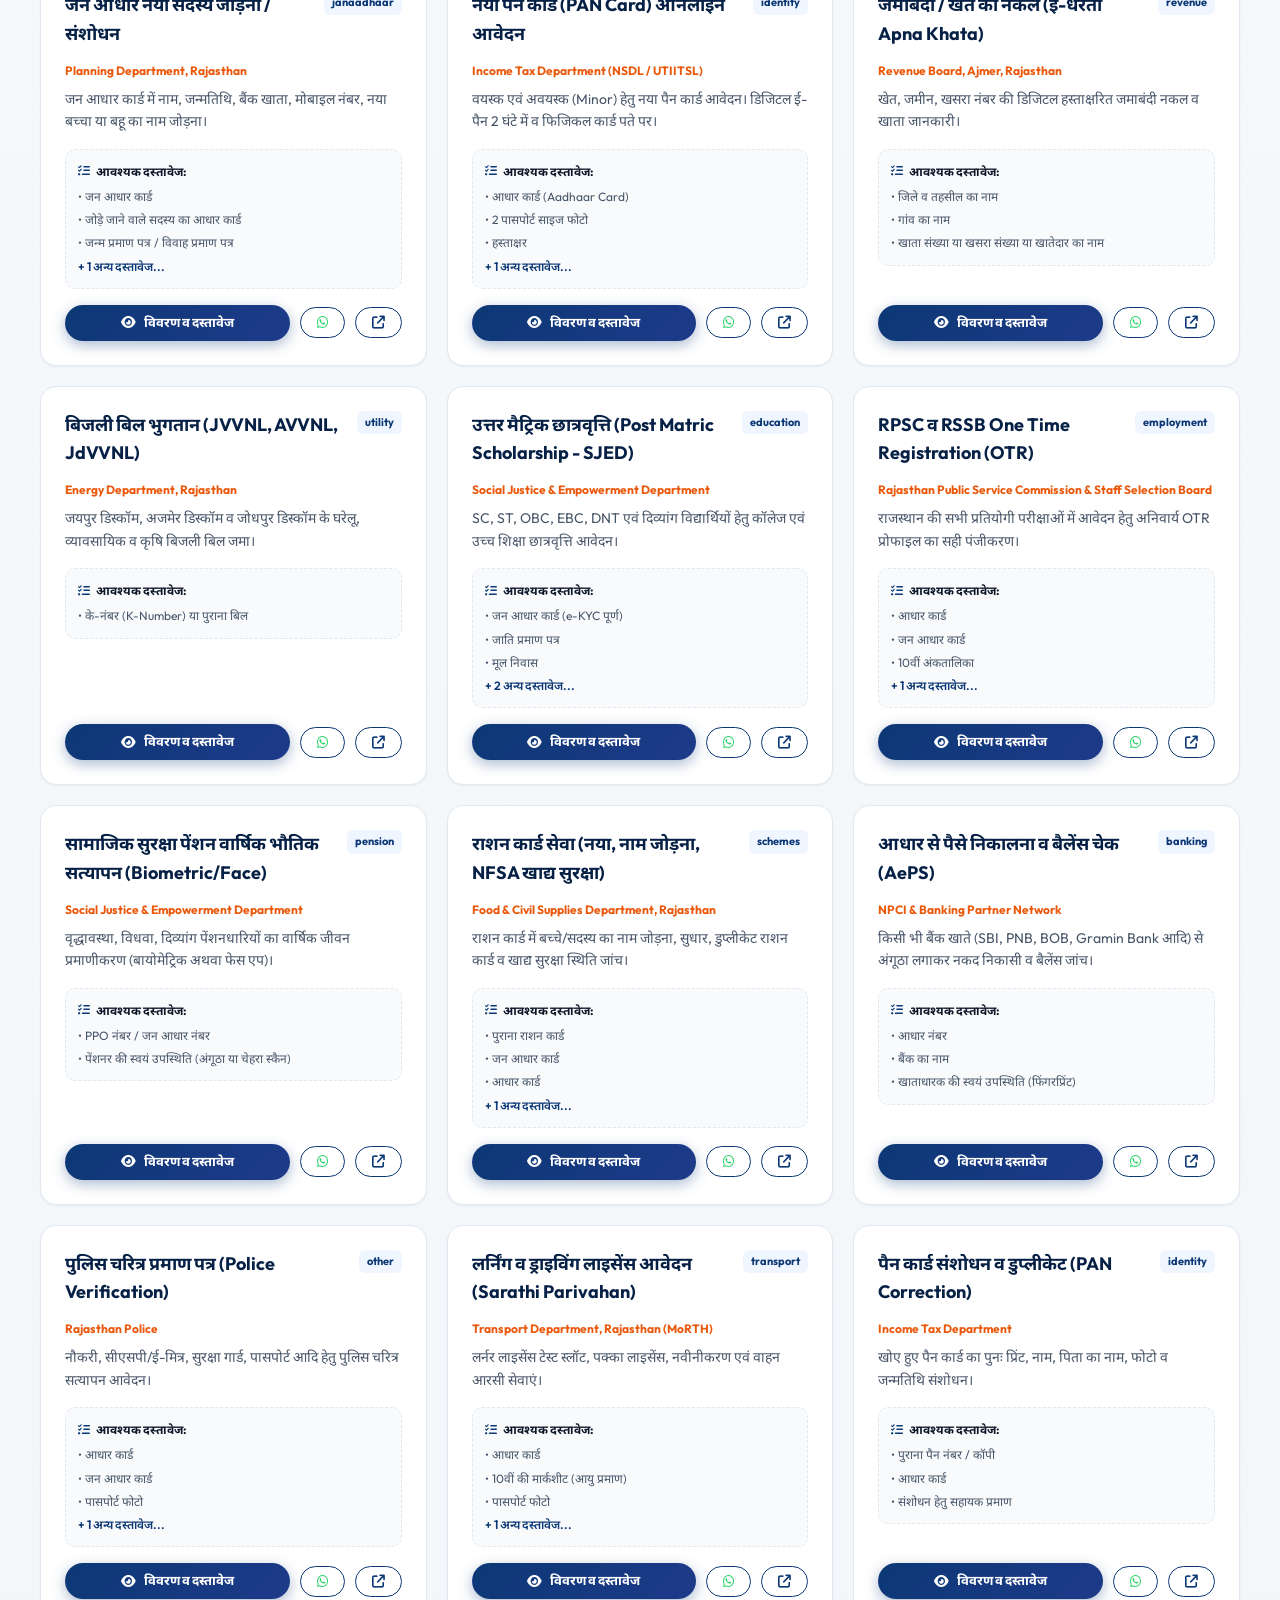
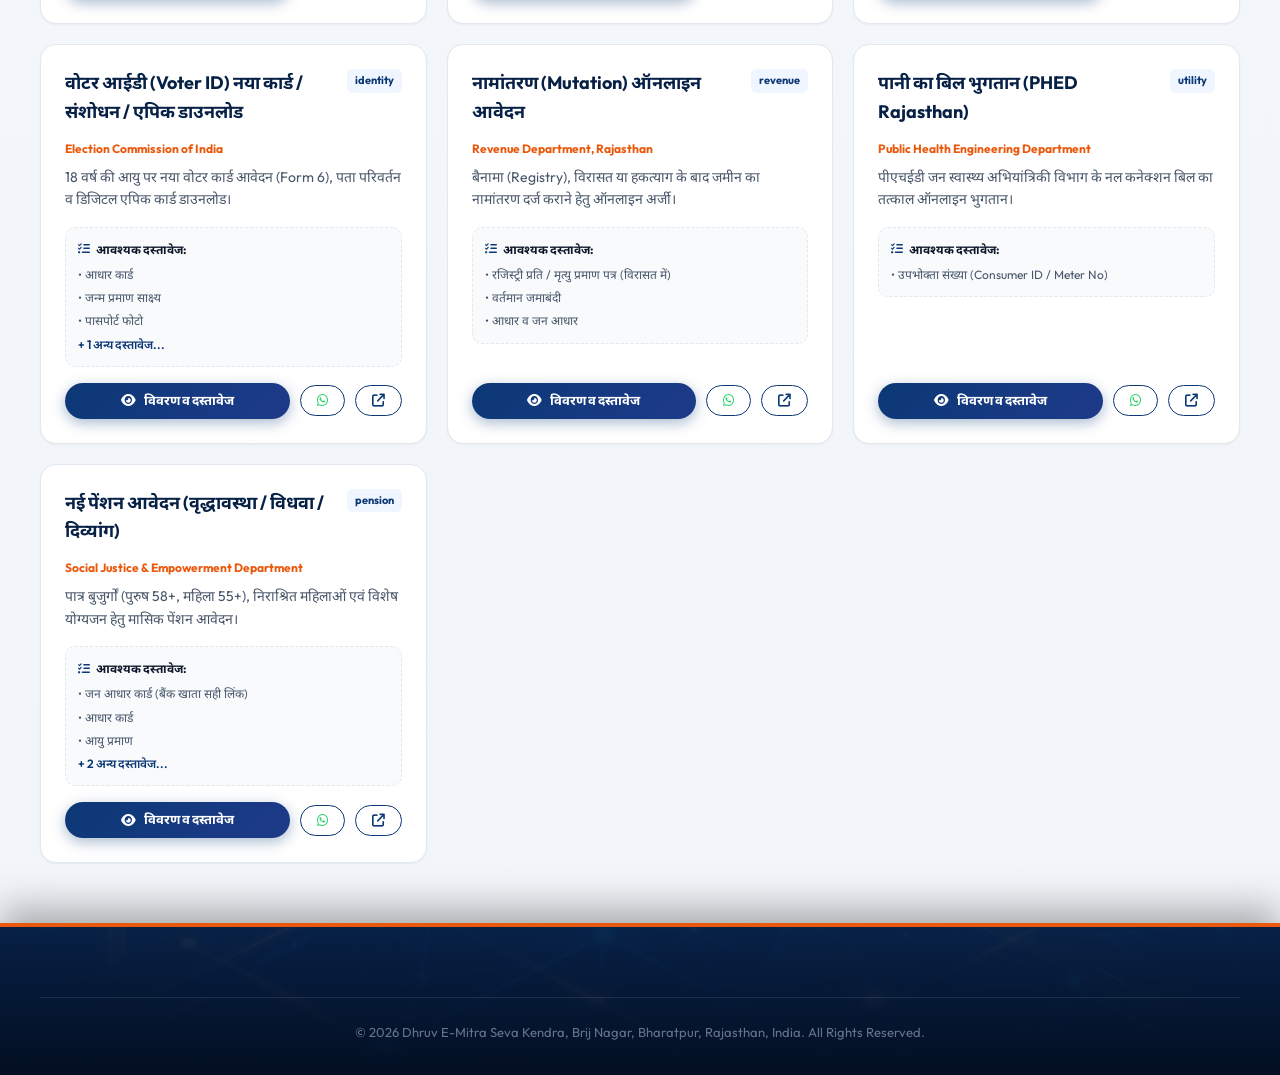
<file: services.html>
<!DOCTYPE html>
<html lang="hi">
<head>
  <meta charset="UTF-8">
  <meta name="viewport" content="width=device-width, initial-scale=1.0">
  <title>Services Directory | Dhruv E-Mitra Seva Kendra</title>
  <meta name="description" content="Explore complete directory of Rajasthan government and citizen services at Dhruv E-Mitra Seva Kendra. Check required documents, timeline, and apply online.">
  
  <!-- Fonts & Icons -->
  <link rel="preconnect" href="https://fonts.googleapis.com">
  <link rel="preconnect" href="https://fonts.gstatic.com" crossorigin>
  <link href="https://fonts.googleapis.com/css2?family=Noto+Sans+Devanagari:wght@400;500;600;700;800&family=Outfit:wght@300;400;500;600;700;800;900&display=swap" rel="stylesheet">
  <link rel="stylesheet" href="https://cdnjs.cloudflare.com/ajax/libs/font-awesome/6.5.1/css/all.min.css">
  
  <link rel="stylesheet" href="css/style.css">
  <link rel="stylesheet" href="css/print.css" media="print">
</head>
<body>

  <!-- Top Notice Bar -->
  <div class="top-notice-bar">
    <div class="container">
      <div class="notice-inner">
        <div class="notice-content">
          <span class="notice-badge"><i class="fa-solid fa-bell"></i> सूचना / Notice</span>
          <span class="notice-text" id="noticeTickerText">राजस्थान छात्रवृत्ति एवं जन आधार e-KYC के ऑनलाइन आवेदन केंद्र पर शुरू हैं।</span>
        </div>
        <div class="top-actions">
          <button class="lang-switch-btn" id="langSwitchBtn">
            <i class="fa-solid fa-globe"></i> English
          </button>
          <a href="admin.html" style="color:#cbd5e1;font-weight:600;"><i class="fa-solid fa-user-shield"></i> ऑपरेटर लॉगिन</a>
        </div>
      </div>
    </div>
  </div>

  <!-- Main Header -->
  <header class="site-header">
    <div class="container">
      <nav class="navbar">
        <a href="index.html" class="brand-wrapper">
          <div class="brand-logo-icon"><i class="fa-solid fa-landmark"></i></div>
          <div class="brand-text">
            <div class="brand-title" data-i18n="siteTitle">Dhruv E-Mitra Seva Kendra</div>
            <div class="brand-subtitle" data-i18n="govBadge">Authorized Citizen Service Assistance</div>
          </div>
        </a>

        <ul class="nav-menu">
          <li class="nav-item"><a href="index.html"><i class="fa-solid fa-house"></i> <span data-i18n="navHome">होम</span></a></li>
          <li class="nav-item"><a href="services.html" class="active"><i class="fa-solid fa-layer-group"></i> <span data-i18n="navServices">सेवाएं</span></a></li>
          <li class="nav-item"><a href="forms.html"><i class="fa-solid fa-file-pdf"></i> <span data-i18n="navForms">फॉर्म व गाइडलाइन</span></a></li>
          <li class="nav-item"><a href="status.html"><i class="fa-solid fa-magnifying-glass-chart"></i> <span data-i18n="navStatus">स्थिति जांचें</span></a></li>
          <li class="nav-item"><a href="payment.html"><i class="fa-solid fa-credit-card"></i> <span data-i18n="navPayment">शुल्क भुगतान</span></a></li>
          <li class="nav-item"><a href="receipt.html"><i class="fa-solid fa-receipt"></i> <span data-i18n="navReceipt">रसीद खोजें</span></a></li>
          <li class="nav-item"><a href="index.html#contact"><i class="fa-solid fa-phone"></i> <span data-i18n="navContact">संपर्क</span></a></li>
        </ul>

        <div class="header-cta-group">
          <a href="tel:+919079368240" class="btn-contact-call"><i class="fa-solid fa-phone-volume"></i> 9079368240</a>
          <a href="https://docs.google.com/forms/d/e/1FAIpQLSexE2M_ClTygKtoOGFCzTAL-FQH31nt_Hj5TRGV2b3aGhEsFg/viewform" target="_blank" class="btn-header-apply">
            <i class="fa-solid fa-paper-plane"></i> <span data-i18n="navApply">ऑनलाइन आवेदन</span>
          </a>
          <button class="hamburger-btn" id="hamburgerBtn"><i class="fa-solid fa-bars"></i></button>
        </div>
      </nav>
    </div>

    <!-- Mobile Drawer -->
    <div class="mobile-drawer" id="mobileDrawer">
      <ul class="mobile-drawer-links">
        <li><a href="index.html"><i class="fa-solid fa-house"></i> <span>होम / Home</span></a></li>
        <li><a href="services.html" class="active"><i class="fa-solid fa-layer-group"></i> <span>सभी सेवाएं / Services</span></a></li>
        <li><a href="forms.html"><i class="fa-solid fa-file-pdf"></i> <span>सरकारी फॉर्म / Forms Hub</span></a></li>
        <li><a href="status.html"><i class="fa-solid fa-magnifying-glass-chart"></i> <span>आवेदन स्थिति / Track Status</span></a></li>
        <li><a href="payment.html"><i class="fa-solid fa-credit-card"></i> <span>शुल्क भुगतान / Pay Online</span></a></li>
        <li><a href="receipt.html"><i class="fa-solid fa-receipt"></i> <span>रसीद खोजें / Find Receipt</span></a></li>
        <li><a href="index.html#contact"><i class="fa-solid fa-location-dot"></i> <span>स्थान व संपर्क / Contact</span></a></li>
      </ul>
    </div>
  </header>

  <!-- Breadcrumb & Header -->
  <div class="page-title-banner">
    <div class="container">
      <div class="breadcrumb-link">
        <a href="index.html">होम</a> &nbsp;/&nbsp; <span>सेवा निर्देशिका (Services Directory)</span>
      </div>
      <h1>
        ई-मित्र <span class="text-3d-gradient">नागरिक सेवा निर्देशिका</span>
      </h1>
      <p>
        राजस्थान सरकार की सभी प्रमाण पत्र, जन आधार, राजस्व, शिक्षा, रोजगार व बिल भुगतान सेवाओं की सूची एवं अनिवार्य दस्तावेजों की चेकलिस्ट।
      </p>
    </div>
  </div>

  <!-- Search & Directory Section -->
  <main class="section section-pattern-bg">
    <div class="container">
      
      <!-- Controls -->
      <div class="directory-controls">
        <div class="search-input-wrapper">
          <i class="fa-solid fa-magnifying-glass"></i>
          <input type="text" id="serviceSearchInput" placeholder="सेवा खोजें (जैसे: जाति, मूल निवास, जन आधार, पेंशन, बिजली बिल)..." aria-label="Search Services">
        </div>

        <div style="display:flex;justify-content:space-between;align-items:center;flex-wrap:wrap;gap:12px;margin-bottom:16px;">
          <div style="font-size:13px;font-weight:700;color:var(--gov-blue-dark);">
            <i class="fa-solid fa-filter"></i> श्रेणी अनुसार छांटें (Filter by Category):
          </div>
          <div style="display:flex;align-items:center;gap:10px;">
            <label for="serviceSortSelect" style="font-size:12px;font-weight:600;color:var(--text-muted);">क्रम / Sort:</label>
            <select id="serviceSortSelect" style="padding:5px 10px;border-radius:6px;border:1px solid var(--border-color);font-size:13px;">
              <option value="popular">लोकप्रिय / Popular</option>
              <option value="az">अ से ज्ञ (A to Z)</option>
              <option value="category">श्रेणीवार / Category</option>
            </select>
          </div>
        </div>

        <div class="category-pills" id="categoryPillsContainer">
          <!-- Populated from data.js -->
        </div>
      </div>

      <!-- Result Counter -->
      <div style="display:flex;justify-content:space-between;align-items:center;margin-bottom:20px;font-size:13px;color:var(--text-muted);">
        <div id="serviceCountDisplay">कुल सेवाएं दिख रही हैं: <strong>0</strong></div>
        <div style="font-size:12px;color:var(--text-subtle);">
          <i class="fa-solid fa-circle-info"></i> अधिक जानकारी के लिए किसी भी सेवा पर क्लिक करें
        </div>
      </div>

      <!-- Services Grid -->
      <div class="services-list-grid" id="servicesGridContainer">
        <!-- Rendered by JS -->
      </div>

      <!-- Empty State -->
      <div id="noServicesFound" style="display:none;text-align:center;padding:60px 20px;background:#ffffff;border-radius:12px;border:1px dashed #cbd5e1;">
        <i class="fa-solid fa-folder-open" style="font-size:48px;color:#94a3b8;margin-bottom:16px;"></i>
        <h3 style="font-size:18px;color:var(--gov-blue-dark);margin-bottom:8px;">कोई सेवा नहीं मिली / No Services Found</h3>
        <p style="color:var(--text-muted);font-size:14px;max-width:400px;margin:0 auto 20px;">
          कृपया दूसरा शब्द खोजें अथवा सीधे हमारे केंद्र से व्हाट्सएप पर सहायता प्राप्त करें।
        </p>
        <button onclick="clearServiceSearch()" class="btn btn-outline btn-sm">खोज रीसेट करें / Clear Search</button>
      </div>

    </div>
  </main>

  <!-- Footer -->
  <footer class="site-footer">
    <div class="container">
      <div class="footer-bottom">
        © 2026 Dhruv E-Mitra Seva Kendra, Brij Nagar, Bharatpur, Rajasthan, India. All Rights Reserved.
      </div>
    </div>
  </footer>

  <!-- Mobile Bottom Bar -->
  <nav class="mobile-bottom-bar">
    <a href="index.html" class="bottom-tab"><i class="fa-solid fa-house"></i><span>होम</span></a>
    <a href="services.html" class="bottom-tab active"><i class="fa-solid fa-layer-group"></i><span>सेवाएं</span></a>
    <a href="forms.html" class="bottom-tab"><i class="fa-solid fa-file-pdf"></i><span>फॉर्म्स</span></a>
    <a href="status.html" class="bottom-tab"><i class="fa-solid fa-magnifying-glass"></i><span>स्थिति</span></a>
    <a href="payment.html" class="bottom-tab highlight"><i class="fa-solid fa-credit-card"></i><span>पेमेंट</span></a>
  </nav>

  <!-- Service Detail Modal -->
  <div class="modal-overlay" id="serviceModal">
    <div class="modal-box">
      <button class="modal-close-btn" onclick="closeModal('serviceModal')">&times;</button>
      <div style="margin-bottom:12px;">
        <span class="badge-tag badge-gov" id="modalServiceDept">Revenue Department</span>
      </div>
      <h3 id="modalServiceTitle" style="color:var(--gov-blue-dark);font-size:20px;font-weight:800;margin-bottom:10px;">Title</h3>
      <p id="modalServiceDesc" style="font-size:14px;color:var(--text-muted);margin-bottom:20px;line-height:1.6;">Desc</p>
      
      <div style="background:var(--bg-main);border:1px solid var(--border-color);border-radius:10px;padding:16px;margin-bottom:20px;">
        <h4 style="font-size:14px;font-weight:700;color:var(--gov-blue-dark);margin-bottom:10px;">
          <i class="fa-solid fa-list-check" style="color:var(--gov-blue-primary);"></i> आवश्यक दस्तावेज चेकलिस्ट
        </h4>
        <ul id="modalServiceDocsList" style="list-style:none;padding:0;margin:0;font-size:13px;"></ul>
      </div>

      <div style="display:grid;grid-template-columns:1fr 1fr;gap:12px;margin-bottom:24px;font-size:12px;">
        <div style="background:#f1f5f9;padding:10px;border-radius:8px;">
          <div style="color:var(--text-subtle);">प्रक्रिया अवधि:</div>
          <strong id="modalServiceTimeline">-</strong>
        </div>
        <div style="background:#f1f5f9;padding:10px;border-radius:8px;">
          <div style="color:var(--text-subtle);">अनुमानित शुल्क:</div>
          <strong id="modalServiceFee">-</strong>
        </div>
      </div>

      <div style="display:flex;gap:10px;flex-wrap:wrap;">
        <button id="modalServiceApplyBtn" class="btn btn-primary" style="flex:1;">
          <i class="fa-brands fa-whatsapp"></i> केंद्र से आवेदन कराएं
        </button>
        <a id="modalServiceOfficialBtn" href="#" target="_blank" class="btn btn-outline" style="flex:1;">
          <i class="fa-solid fa-arrow-up-right-from-square"></i> आधिकारिक पोर्टल
        </a>
      </div>
    </div>
  </div>

  <!-- Scripts -->
  <script src="js/data.js"></script>
  <script src="js/app.js"></script>
  <script>
    let activeCategory = 'all';

    document.addEventListener('DOMContentLoaded', () => {
      renderCategoryPills();
      renderServicesDirectory();

      const searchInput = document.getElementById('serviceSearchInput');
      if (searchInput) {
        searchInput.addEventListener('input', () => renderServicesDirectory());
      }

      const sortSelect = document.getElementById('serviceSortSelect');
      if (sortSelect) {
        sortSelect.addEventListener('change', () => renderServicesDirectory());
      }
    });

    function renderCategoryPills() {
      const container = document.getElementById('categoryPillsContainer');
      if (!container) return;

      container.innerHTML = SERVICE_CATEGORIES.map(cat => `
        <button class="cat-pill ${cat.id === activeCategory ? 'active' : ''}" onclick="selectCategory('${cat.id}')">
          <i class="fa-solid ${cat.icon}"></i> ${currentLang === 'hi' ? cat.nameHi : cat.nameEn}
        </button>
      `).join('');
    }

    function selectCategory(catId) {
      activeCategory = catId;
      renderCategoryPills();
      renderServicesDirectory();
    }

    function clearServiceSearch() {
      document.getElementById('serviceSearchInput').value = '';
      activeCategory = 'all';
      renderCategoryPills();
      renderServicesDirectory();
    }

    function renderServicesDirectory() {
      const container = document.getElementById('servicesGridContainer');
      const emptyState = document.getElementById('noServicesFound');
      const countDisplay = document.getElementById('serviceCountDisplay');
      if (!container) return;

      const q = (document.getElementById('serviceSearchInput')?.value || '').toLowerCase().trim();
      const sortType = document.getElementById('serviceSortSelect')?.value || 'popular';

      let filtered = SERVICES_DATA.filter(svc => {
        const matchesCategory = activeCategory === 'all' || svc.category === activeCategory;
        const nameHi = (svc.nameHi || '').toLowerCase();
        const nameEn = (svc.nameEn || '').toLowerCase();
        const descHi = (svc.descriptionHi || '').toLowerCase();
        const descEn = (svc.descriptionEn || '').toLowerCase();
        const docs = (svc.requiredDocs || []).join(' ').toLowerCase();

        const matchesQuery = !q || nameHi.includes(q) || nameEn.includes(q) || descHi.includes(q) || descEn.includes(q) || docs.includes(q);
        return matchesCategory && matchesQuery;
      });

      // Sorting
      if (sortType === 'az') {
        filtered.sort((a, b) => (currentLang === 'hi' ? a.nameHi.localeCompare(b.nameHi) : a.nameEn.localeCompare(b.nameEn)));
      } else if (sortType === 'popular') {
        filtered.sort((a, b) => (b.popular ? 1 : 0) - (a.popular ? 1 : 0));
      }

      if (countDisplay) {
        countDisplay.innerHTML = `कुल सेवाएं दिख रही हैं: <strong>${filtered.length}</strong>`;
      }

      if (filtered.length === 0) {
        container.innerHTML = '';
        if (emptyState) emptyState.style.display = 'block';
        return;
      }

      if (emptyState) emptyState.style.display = 'none';

      container.innerHTML = filtered.map(svc => `
        <div class="service-item-card">
          <div>
            <div class="svc-item-header">
              <h3 class="svc-item-title">${currentLang === 'hi' ? svc.nameHi : svc.nameEn}</h3>
              <span class="svc-item-badge">${svc.category}</span>
            </div>
            <div style="font-size:12px;color:var(--gov-saffron);font-weight:700;margin-bottom:8px;">
              ${svc.department}
            </div>
            <p class="svc-item-desc">
              ${currentLang === 'hi' ? svc.descriptionHi : svc.descriptionEn}
            </p>

            <div class="svc-req-box">
              <div class="svc-req-title">
                <i class="fa-solid fa-list-check" style="color:var(--gov-blue-primary);"></i> आवश्यक दस्तावेज:
              </div>
              <ul class="svc-req-list">
                ${svc.requiredDocs.slice(0, 3).map(d => `<li>• ${d}</li>`).join('')}
                ${svc.requiredDocs.length > 3 ? `<li style="color:var(--gov-blue-primary);font-weight:600;">+ ${svc.requiredDocs.length - 3} अन्य दस्तावेज...</li>` : ''}
              </ul>
            </div>
          </div>

          <div class="svc-actions">
            <button onclick="showServiceDetails('${svc.id}')" class="btn btn-primary btn-sm" style="flex:1;">
              <i class="fa-solid fa-eye"></i> विवरण व दस्तावेज
            </button>
            <button onclick="openWhatsAppForService('${svc.nameEn}')" class="btn btn-outline btn-sm" title="व्हाट्सएप पर सहायता">
              <i class="fa-brands fa-whatsapp" style="color:#25d366"></i>
            </button>
            <a href="${svc.officialUrl || DHRUV_CONFIG.officialEmitra.portal}" target="_blank" class="btn btn-outline btn-sm" title="आधिकारिक पोर्टल">
              <i class="fa-solid fa-arrow-up-right-from-square"></i>
            </a>
          </div>
        </div>
      `).join('');
    }
  </script>
</body>
</html>
</file>
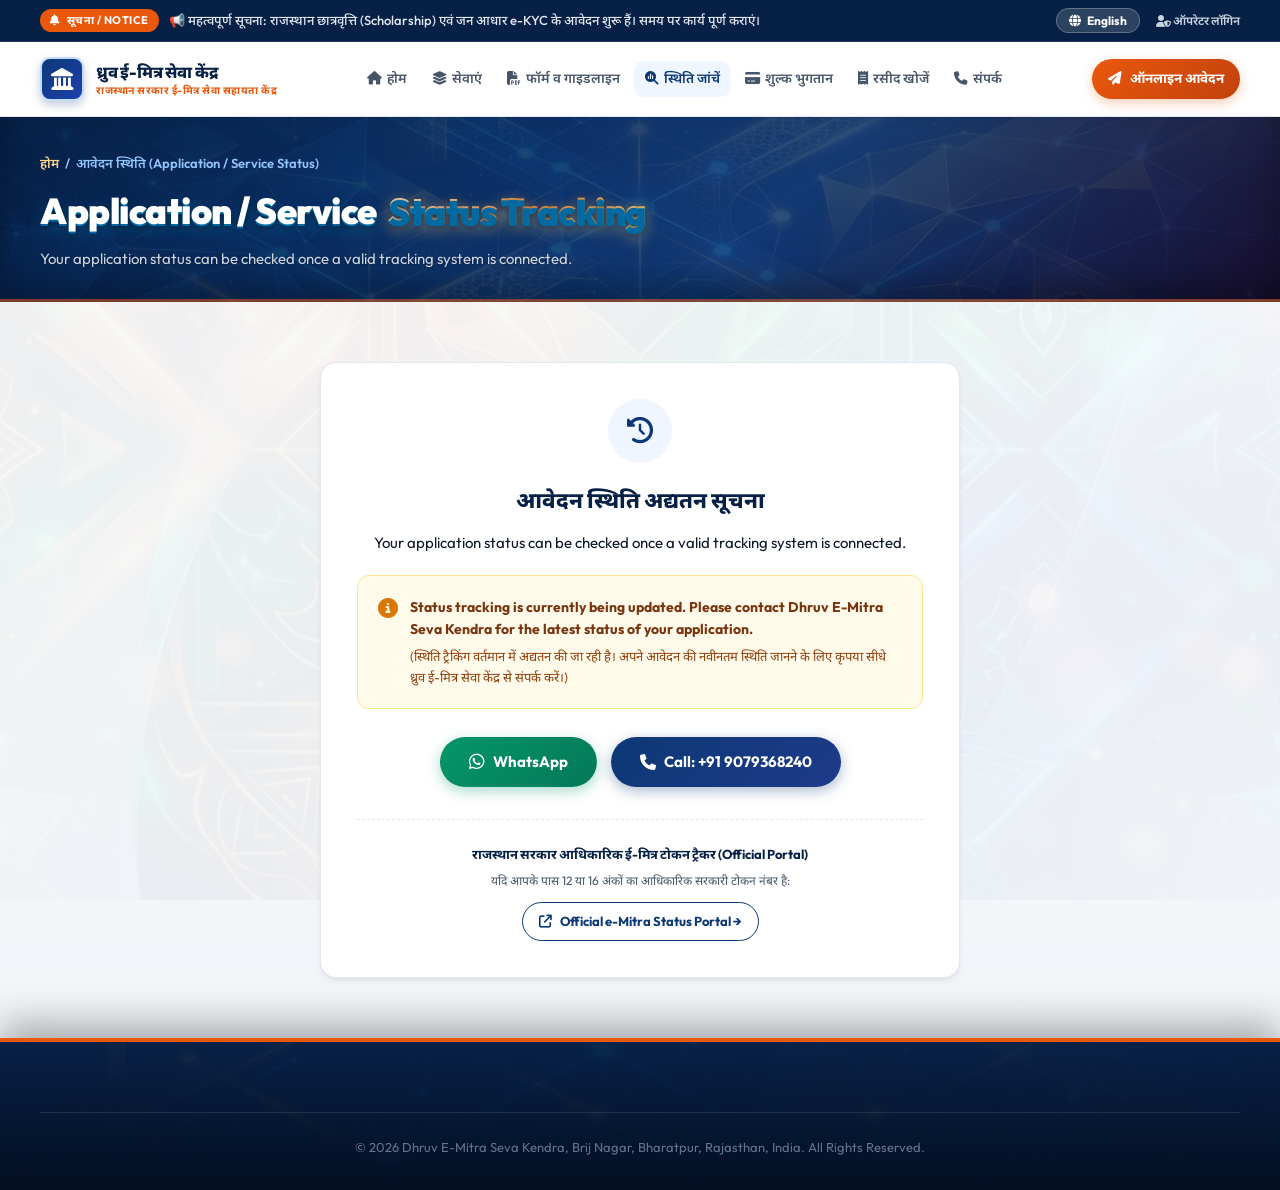
<file: status.html>
<!DOCTYPE html>
<html lang="hi">
<head>
  <meta charset="UTF-8">
  <meta name="viewport" content="width=device-width, initial-scale=1.0">
  <title>Application & Transaction Status | Dhruv E-Mitra Seva Kendra</title>
  <meta name="description" content="Track your application and transaction status with Dhruv E-Mitra Seva Kendra. Real local tracking and direct official Rajasthan e-Mitra portal tracker.">
  
  <!-- Fonts & Icons -->
  <link rel="preconnect" href="https://fonts.googleapis.com">
  <link rel="preconnect" href="https://fonts.gstatic.com" crossorigin>
  <link href="https://fonts.googleapis.com/css2?family=Noto+Sans+Devanagari:wght@400;500;600;700;800&family=Outfit:wght@300;400;500;600;700;800;900&display=swap" rel="stylesheet">
  <link rel="stylesheet" href="https://cdnjs.cloudflare.com/ajax/libs/font-awesome/6.5.1/css/all.min.css">
  
  <link rel="stylesheet" href="css/style.css">
  <link rel="stylesheet" href="css/print.css" media="print">
</head>
<body>

  <!-- Top Notice Bar -->
  <div class="top-notice-bar">
    <div class="container">
      <div class="notice-inner">
        <div class="notice-content">
          <span class="notice-badge"><i class="fa-solid fa-bell"></i> सूचना / Notice</span>
          <span class="notice-text" id="noticeTickerText">राजस्थान छात्रवृत्ति एवं जन आधार e-KYC के ऑनलाइन आवेदन केंद्र पर शुरू हैं।</span>
        </div>
        <div class="top-actions">
          <button class="lang-switch-btn" id="langSwitchBtn"><i class="fa-solid fa-globe"></i> English</button>
          <a href="admin.html" style="color:#cbd5e1;font-weight:600;"><i class="fa-solid fa-user-shield"></i> ऑपरेटर लॉगिन</a>
        </div>
      </div>
    </div>
  </div>

  <!-- Header -->
  <header class="site-header">
    <div class="container">
      <nav class="navbar">
        <a href="index.html" class="brand-wrapper">
          <div class="brand-logo-icon"><i class="fa-solid fa-landmark"></i></div>
          <div class="brand-text">
            <div class="brand-title" data-i18n="siteTitle">Dhruv E-Mitra Seva Kendra</div>
            <div class="brand-subtitle" data-i18n="govBadge">Authorized Citizen Service Assistance</div>
          </div>
        </a>

        <ul class="nav-menu">
          <li class="nav-item"><a href="index.html"><i class="fa-solid fa-house"></i> <span>होम</span></a></li>
          <li class="nav-item"><a href="services.html"><i class="fa-solid fa-layer-group"></i> <span>सेवाएं</span></a></li>
          <li class="nav-item"><a href="forms.html"><i class="fa-solid fa-file-pdf"></i> <span>फॉर्म व गाइडलाइन</span></a></li>
          <li class="nav-item"><a href="status.html" class="active"><i class="fa-solid fa-magnifying-glass-chart"></i> <span>स्थिति जांचें</span></a></li>
          <li class="nav-item"><a href="payment.html"><i class="fa-solid fa-credit-card"></i> <span>शुल्क भुगतान</span></a></li>
          <li class="nav-item"><a href="receipt.html"><i class="fa-solid fa-receipt"></i> <span>रसीद खोजें</span></a></li>
          <li class="nav-item"><a href="index.html#contact"><i class="fa-solid fa-phone"></i> <span>संपर्क</span></a></li>
        </ul>

        <div class="header-cta-group">
          <a href="tel:+919079368240" class="btn-contact-call"><i class="fa-solid fa-phone-volume"></i> 9079368240</a>
          <a href="https://docs.google.com/forms/d/e/1FAIpQLSexE2M_ClTygKtoOGFCzTAL-FQH31nt_Hj5TRGV2b3aGhEsFg/viewform" target="_blank" class="btn-header-apply">
            <i class="fa-solid fa-paper-plane"></i> <span>ऑनलाइन आवेदन</span>
          </a>
          <button class="hamburger-btn" id="hamburgerBtn"><i class="fa-solid fa-bars"></i></button>
        </div>
      </nav>
    </div>

    <!-- Mobile Drawer -->
    <div class="mobile-drawer" id="mobileDrawer">
      <ul class="mobile-drawer-links">
        <li><a href="index.html"><i class="fa-solid fa-house"></i> <span>होम / Home</span></a></li>
        <li><a href="services.html"><i class="fa-solid fa-layer-group"></i> <span>सभी सेवाएं / Services</span></a></li>
        <li><a href="forms.html"><i class="fa-solid fa-file-pdf"></i> <span>सरकारी फॉर्म / Forms Hub</span></a></li>
        <li><a href="status.html" class="active"><i class="fa-solid fa-magnifying-glass-chart"></i> <span>आवेदन स्थिति / Track Status</span></a></li>
        <li><a href="payment.html"><i class="fa-solid fa-credit-card"></i> <span>शुल्क भुगतान / Pay Online</span></a></li>
        <li><a href="receipt.html"><i class="fa-solid fa-receipt"></i> <span>रसीद खोजें / Find Receipt</span></a></li>
        <li><a href="index.html#contact"><i class="fa-solid fa-location-dot"></i> <span>स्थान व संपर्क / Contact</span></a></li>
      </ul>
    </div>
  </header>

  <!-- Title Banner -->
  <div class="page-title-banner">
    <div class="container">
      <div class="breadcrumb-link">
        <a href="index.html">होम</a> &nbsp;/&nbsp; <span>आवेदन स्थिति (Application / Service Status)</span>
      </div>
      <h1>
        Application / Service <span class="text-3d-gradient">Status Tracking</span>
      </h1>
      <p>
        Your application status can be checked once a valid tracking system is connected.
      </p>
    </div>
  </div>

  <main class="section section-pattern-bg">
    <div class="container">
      
      <div class="status-tracker-card" style="text-align:center;">
        <div style="width:64px;height:64px;background:var(--gov-blue-light);color:var(--gov-blue-primary);border-radius:50%;display:flex;align-items:center;justify-content:center;font-size:26px;margin:0 auto 20px;">
          <i class="fa-solid fa-clock-rotate-left"></i>
        </div>

        <h2 style="font-size:22px;font-weight:800;color:var(--gov-blue-dark);margin-bottom:12px;">
          आवेदन स्थिति अद्यतन सूचना
        </h2>

        <p style="font-size:15px;color:var(--text-main);margin-bottom:20px;line-height:1.6;max-width:540px;margin-left:auto;margin-right:auto;">
          Your application status can be checked once a valid tracking system is connected.
        </p>

        <!-- Truthful Callout Notice -->
        <div style="background:#fffbeb;border:1.5px solid #fde68a;border-radius:12px;padding:20px;margin-bottom:28px;text-align:left;">
          <div style="display:flex;gap:12px;align-items:flex-start;">
            <i class="fa-solid fa-circle-info" style="color:#d97706;font-size:20px;margin-top:2px;"></i>
            <div style="font-size:14px;color:#78350f;line-height:1.6;">
              <strong>Status tracking is currently being updated. Please contact Dhruv E-Mitra Seva Kendra for the latest status of your application.</strong>
              <div style="font-size:13px;color:#92400e;margin-top:6px;">
                (स्थिति ट्रैकिंग वर्तमान में अद्यतन की जा रही है। अपने आवेदन की नवीनतम स्थिति जानने के लिए कृपया सीधे ध्रुव ई-मित्र सेवा केंद्र से संपर्क करें।)
              </div>
            </div>
          </div>
        </div>

        <!-- Direct Contact Actions -->
        <div style="display:flex;justify-content:center;gap:14px;flex-wrap:wrap;margin-bottom:32px;">
          <a href="https://wa.me/919079368240?text=%E0%A4%A8%E0%A4%AE%E0%A4%B8%E0%A5%8D%E0%A4%A4%E0%A5%87%2C%20%E0%A4%AE%E0%A5%81%E0%A4%98%E0%A5%87%20%E0%A4%A7%E0%A5%8D%E0%A4%B0%E0%A5%81%E0%A4%B5%20%E0%A4%88-%E0%A4%AE%E0%A4%BF%E0%A4%A4%E0%A5%8D%E0%A4%B0%20%E0%A4%AA%E0%A4%B0%20%E0%A4%95%E0%A4%BF%E0%A4%8F%20%E0%A4%97%E0%A4%8F%20%E0%A4%85%E0%A4%AA%E0%A4%A8%E0%A5%87%20%E0%A4%86%E0%A4%Weight%E0%A4%A6%E0%A4%A8%20%E0%A4%95%E0%A5%80%20%E0%A4%B8%E0%A5%8D%E0%A4%A5%E0%A4%BF%E0%A4%A4%E0%A4%BF%20%E0%A4%9C%E0%A4%BE%E0%A4%A8%E0%A4%A8%E0%A5%80%20%E0%A4%B9%E0%A5%88%E0%A5%A4" target="_blank" class="btn btn-success" style="padding:12px 28px;font-size:15px;">
            <i class="fa-brands fa-whatsapp" style="font-size:18px;"></i> WhatsApp
          </a>
          <a href="tel:+919079368240" class="btn btn-primary" style="padding:12px 28px;font-size:15px;">
            <i class="fa-solid fa-phone" style="font-size:16px;"></i> Call: +91 9079368240
          </a>
        </div>

        <!-- Official Rajasthan e-Mitra Portal Link -->
        <div style="padding-top:24px;border-top:1px dashed var(--border-color);text-align:center;">
          <h4 style="font-size:13px;font-weight:700;color:var(--gov-blue-dark);margin-bottom:6px;">
            राजस्थान सरकार आधिकारिक ई-मित्र टोकन ट्रैकर (Official Portal)
          </h4>
          <p style="font-size:12px;color:var(--text-muted);margin-bottom:12px;">
            यदि आपके पास 12 या 16 अंकों का आधिकारिक सरकारी टोकन नंबर है:
          </p>
          <a href="https://emitra.rajasthan.gov.in/emitra/track" target="_blank" class="btn btn-outline btn-sm">
            <i class="fa-solid fa-arrow-up-right-from-square"></i> Official e-Mitra Status Portal &rarr;
          </a>
        </div>
      </div>

    </div>
  </main>

  <!-- Footer -->
  <footer class="site-footer">
    <div class="container">
      <div class="footer-bottom">
        © 2026 Dhruv E-Mitra Seva Kendra, Brij Nagar, Bharatpur, Rajasthan, India. All Rights Reserved.
      </div>
    </div>
  </footer>

  <!-- Mobile Bottom Bar -->
  <nav class="mobile-bottom-bar">
    <a href="index.html" class="bottom-tab"><i class="fa-solid fa-house"></i><span>होम</span></a>
    <a href="services.html" class="bottom-tab"><i class="fa-solid fa-layer-group"></i><span>सेवाएं</span></a>
    <a href="forms.html" class="bottom-tab"><i class="fa-solid fa-file-pdf"></i><span>फॉर्म्स</span></a>
    <a href="status.html" class="bottom-tab active"><i class="fa-solid fa-magnifying-glass"></i><span>स्थिति</span></a>
    <a href="payment.html" class="bottom-tab highlight"><i class="fa-solid fa-credit-card"></i><span>पेमेंट</span></a>
  </nav>

  <!-- Scripts -->
  <script src="js/data.js"></script>
  <script src="js/app.js"></script>
</body>
</html>
</file>
<file: css/style.css>
/* ==========================================================================
   DHRUV E-MITRA SEVA KENDRA - MODERN RAJASTHAN E-GOV DESIGN SYSTEM
   ========================================================================== */

:root {
  /* Brand Color Tokens */
  --gov-blue-dark: #072146;
  --gov-blue-primary: #0c3875;
  --gov-blue-accent: #1d4ed8;
  --gov-blue-light: #eff6ff;
  --gov-saffron: #ea580c;
  --gov-saffron-light: #fff7ed;
  --gov-green: #059669;
  --gov-green-light: #ecfdf5;
  --gov-red: #dc2626;
  --gov-red-light: #fef2f2;
  --gov-gold: #d97706;

  /* Neutrals & Surfaces */
  --bg-main: #f8fafc;
  --bg-card: #ffffff;
  --bg-surface: #f1f5f9;
  --border-color: #e2e8f0;
  --border-focus: #0c3875;

  /* Typography */
  --text-main: #0f172a;
  --text-muted: #475569;
  --text-subtle: #64748b;
  --text-inverse: #ffffff;
  --font-family: 'Outfit', 'Noto Sans Devanagari', -apple-system, BlinkMacSystemFont, "Segoe UI", Roboto, sans-serif;

  /* Shadows & Radius */
  --shadow-sm: 0 1px 2px 0 rgba(0, 0, 0, 0.05);
  --shadow-md: 0 4px 6px -1px rgba(0, 0, 0, 0.07), 0 2px 4px -2px rgba(0, 0, 0, 0.05);
  --shadow-lg: 0 10px 15px -3px rgba(0, 0, 0, 0.08), 0 4px 6px -4px rgba(0, 0, 0, 0.04);
  --shadow-xl: 0 20px 25px -5px rgba(0, 0, 0, 0.1), 0 8px 10px -6px rgba(0, 0, 0, 0.04);
  --radius-sm: 6px;
  --radius-md: 10px;
  --radius-lg: 16px;
  --radius-full: 9999px;

  --transition: all 0.25s cubic-bezier(0.16, 1, 0.3, 1);
}

*, *::before, *::after {
  box-sizing: border-box;
  margin: 0;
  padding: 0;
}

html {
  scroll-behavior: smooth;
  font-size: 16px;
}

body {
  font-family: var(--font-family);
  background-color: var(--bg-main);
  color: var(--text-main);
  line-height: 1.6;
  -webkit-font-smoothing: antialiased;
  min-height: 100vh;
  display: flex;
  flex-direction: column;
  overflow-x: hidden;
  padding-bottom: 72px; /* space for mobile bottom bar */
}

@media (min-width: 992px) {
  body {
    padding-bottom: 0;
  }
}

a {
  color: inherit;
  text-decoration: none;
}

img {
  max-width: 100%;
  height: auto;
  display: block;
}

button, input, select, textarea {
  font-family: inherit;
}

/* Accessibility Focus */
:focus-visible {
  outline: 2px solid var(--gov-saffron);
  outline-offset: 2px;
}

/* Container */
.container {
  width: 100%;
  max-width: 1240px;
  margin-left: auto;
  margin-right: auto;
  padding-left: 20px;
  padding-right: 20px;
}

/* ==========================================================================
   TOP GOVERNMENT NOTICE TICKER & UTILITY BAR
   ========================================================================== */
.top-notice-bar {
  background: var(--gov-blue-dark);
  color: #e2e8f0;
  font-size: 13px;
  padding: 8px 0;
  border-bottom: 1px solid rgba(255, 255, 255, 0.1);
}

.notice-inner {
  display: flex;
  align-items: center;
  justify-content: space-between;
  gap: 16px;
  flex-wrap: wrap;
}

.notice-badge {
  background: var(--gov-saffron);
  color: #fff;
  font-weight: 700;
  font-size: 11px;
  padding: 3px 10px;
  border-radius: var(--radius-full);
  text-transform: uppercase;
  letter-spacing: 0.5px;
  display: inline-flex;
  align-items: center;
  gap: 6px;
}

.notice-content {
  flex: 1;
  display: flex;
  align-items: center;
  gap: 10px;
  overflow: hidden;
  white-space: nowrap;
}

.notice-text {
  font-weight: 500;
  overflow: hidden;
  text-overflow: ellipsis;
}

.top-actions {
  display: flex;
  align-items: center;
  gap: 16px;
  font-size: 12px;
}

.lang-switch-btn {
  background: rgba(255, 255, 255, 0.15);
  border: 1px solid rgba(255, 255, 255, 0.25);
  color: #ffffff;
  padding: 4px 12px;
  border-radius: var(--radius-full);
  font-size: 12px;
  font-weight: 700;
  cursor: pointer;
  display: inline-flex;
  align-items: center;
  gap: 6px;
  transition: var(--transition);
}

.lang-switch-btn:hover {
  background: var(--gov-saffron);
  border-color: var(--gov-saffron);
}

/* ==========================================================================
   HEADER & NAVIGATION
   ========================================================================== */
.site-header {
  position: sticky;
  top: 0;
  z-index: 1000;
  background: #ffffff;
  border-bottom: 1px solid var(--border-color);
  box-shadow: var(--shadow-sm);
}

.navbar {
  display: flex !important;
  align-items: center !important;
  justify-content: space-between !important;
  height: 74px !important;
  min-height: 74px !important;
  gap: 16px;
  overflow: visible;
}

.brand-wrapper {
  display: flex !important;
  align-items: center !important;
  gap: 12px !important;
  flex-shrink: 0 !important;
  min-width: max-content !important;
  text-decoration: none !important;
  height: 100% !important;
}

.brand-logo-icon {
  width: 44px !important;
  height: 44px !important;
  background: linear-gradient(135deg, var(--gov-blue-primary), #1e40af);
  color: #ffffff;
  border-radius: var(--radius-md);
  display: flex !important;
  align-items: center !important;
  justify-content: center !important;
  font-size: 22px;
  box-shadow: 0 4px 10px rgba(12, 56, 117, 0.25);
  flex-shrink: 0 !important;
  border: 2px solid #bfdbfe;
}

.brand-wrapper > div:not(.brand-logo-icon),
.brand-text {
  display: flex !important;
  flex-direction: column !important;
  justify-content: center !important;
  flex-shrink: 0 !important;
  min-width: max-content !important;
  white-space: nowrap !important;
}

.brand-title {
  font-size: 16.5px !important;
  font-weight: 800 !important;
  color: var(--gov-blue-dark) !important;
  line-height: 1.2 !important;
  white-space: nowrap !important;
  margin: 0 !important;
  padding: 0 !important;
  letter-spacing: -0.2px;
}

.brand-subtitle {
  font-size: 10.5px !important;
  font-weight: 700 !important;
  color: var(--gov-saffron) !important;
  text-transform: uppercase !important;
  letter-spacing: 0.5px !important;
  white-space: nowrap !important;
  line-height: 1.2 !important;
  margin: 2px 0 0 0 !important;
  padding: 0 !important;
}

.nav-menu {
  display: none;
  align-items: center;
  gap: 3px;
  list-style: none;
}

@media (min-width: 1200px) {
  .nav-menu {
    display: flex;
  }
}

.nav-item a {
  padding: 7px 11px;
  border-radius: var(--radius-md);
  font-weight: 600;
  font-size: 13.5px;
  color: var(--text-muted);
  transition: var(--transition);
  display: inline-flex;
  align-items: center;
  gap: 5px;
  white-space: nowrap;
}

.nav-item a:hover,
.nav-item a.active {
  color: var(--gov-blue-primary);
  background: var(--gov-blue-light);
}

.header-cta-group {
  display: flex;
  align-items: center;
  gap: 12px;
}

.btn-contact-call {
  background: #f1f5f9;
  color: var(--gov-blue-primary);
  padding: 8px 14px;
  border-radius: var(--radius-full);
  font-weight: 700;
  font-size: 13px;
  display: none;
  align-items: center;
  gap: 6px;
  transition: var(--transition);
}

@media (min-width: 1300px) {
  .btn-contact-call {
    display: inline-flex;
  }
}

.btn-contact-call:hover {
  background: var(--gov-blue-light);
  color: var(--gov-blue-accent);
}

.btn-header-apply {
  background: linear-gradient(135deg, var(--gov-saffron), #c2410c);
  color: #ffffff;
  padding: 9px 16px;
  border-radius: var(--radius-full);
  font-weight: 700;
  font-size: 13.5px;
  display: inline-flex;
  align-items: center;
  gap: 8px;
  box-shadow: 0 4px 12px rgba(234, 88, 12, 0.3);
  transition: var(--transition);
  white-space: nowrap;
  flex-shrink: 0;
}

.btn-header-apply:hover {
  transform: translateY(-1px);
  box-shadow: 0 6px 16px rgba(234, 88, 12, 0.4);
}

.hamburger-btn {
  background: transparent;
  border: none;
  font-size: 22px;
  color: var(--gov-blue-dark);
  cursor: pointer;
  padding: 6px;
  display: flex;
  align-items: center;
  justify-content: center;
}

@media (min-width: 1200px) {
  .hamburger-btn {
    display: none;
  }
}

/* Mobile Dropdown Menu */
.mobile-drawer {
  display: none;
  position: fixed;
  top: 74px;
  left: 0;
  right: 0;
  background: #ffffff;
  border-bottom: 2px solid var(--gov-blue-primary);
  box-shadow: var(--shadow-xl);
  padding: 20px;
  z-index: 999;
  max-height: calc(100vh - 74px);
  overflow-y: auto;
}

.mobile-drawer.open {
  display: block;
  animation: slideDown 0.25s ease forwards;
}

@keyframes slideDown {
  from { opacity: 0; transform: translateY(-10px); }
  to { opacity: 1; transform: translateY(0); }
}

.mobile-drawer-links {
  list-style: none;
  display: flex;
  flex-direction: column;
  gap: 8px;
}

.mobile-drawer-links a {
  display: flex;
  align-items: center;
  gap: 12px;
  padding: 12px 16px;
  font-size: 15px;
  font-weight: 600;
  color: var(--text-main);
  border-radius: var(--radius-md);
  background: var(--bg-main);
}

.mobile-drawer-links a.active,
.mobile-drawer-links a:hover {
  background: var(--gov-blue-light);
  color: var(--gov-blue-primary);
}

/* ==========================================================================
   MOBILE STICKY BOTTOM BAR
   ========================================================================== */
.mobile-bottom-bar {
  position: fixed;
  bottom: 0;
  left: 0;
  right: 0;
  background: #ffffff;
  border-top: 1px solid var(--border-color);
  box-shadow: 0 -4px 12px rgba(0, 0, 0, 0.08);
  height: 64px;
  display: flex;
  align-items: center;
  justify-content: space-around;
  z-index: 990;
}

@media (min-width: 992px) {
  .mobile-bottom-bar {
    display: none;
  }
}

.bottom-tab {
  flex: 1;
  display: flex;
  flex-direction: column;
  align-items: center;
  justify-content: center;
  gap: 3px;
  color: var(--text-muted);
  font-size: 11px;
  font-weight: 600;
  height: 100%;
  transition: var(--transition);
}

.bottom-tab i {
  font-size: 18px;
}

.bottom-tab.active,
.bottom-tab:hover {
  color: var(--gov-blue-primary);
}

.bottom-tab.highlight {
  color: var(--gov-saffron);
}

/* ==========================================================================
   BUTTONS & BADGES
   ========================================================================== */
.btn {
  display: inline-flex;
  align-items: center;
  justify-content: center;
  gap: 8px;
  padding: 12px 24px;
  font-size: 15px;
  font-weight: 700;
  border-radius: var(--radius-full);
  cursor: pointer;
  border: 1px solid transparent;
  transition: var(--transition);
  text-align: center;
}

.btn-primary {
  background: linear-gradient(135deg, var(--gov-blue-primary), #1e3a8a);
  color: #ffffff;
  box-shadow: 0 4px 14px rgba(12, 56, 117, 0.35);
}

.btn-primary:hover {
  transform: translateY(-2px);
  box-shadow: 0 8px 20px rgba(12, 56, 117, 0.45);
}

.btn-saffron {
  background: linear-gradient(135deg, var(--gov-saffron), #c2410c);
  color: #ffffff;
  box-shadow: 0 4px 14px rgba(234, 88, 12, 0.35);
}

.btn-saffron:hover {
  transform: translateY(-2px);
  box-shadow: 0 8px 20px rgba(234, 88, 12, 0.45);
}

.btn-outline {
  background: #ffffff;
  border: 1.5px solid var(--gov-blue-primary);
  color: var(--gov-blue-primary);
}

.btn-outline:hover {
  background: var(--gov-blue-light);
  transform: translateY(-2px);
}

.btn-outline-saffron {
  background: #ffffff;
  border: 1.5px solid var(--gov-saffron);
  color: var(--gov-saffron);
}

.btn-outline-saffron:hover {
  background: var(--gov-saffron-light);
}

.btn-success {
  background: linear-gradient(135deg, var(--gov-green), #047857);
  color: #ffffff;
  box-shadow: 0 4px 14px rgba(5, 150, 105, 0.35);
}

.btn-sm {
  padding: 8px 16px;
  font-size: 13px;
}

.btn-block {
  width: 100%;
}

.badge-tag {
  display: inline-flex;
  align-items: center;
  gap: 5px;
  font-size: 11px;
  font-weight: 700;
  text-transform: uppercase;
  letter-spacing: 0.5px;
  padding: 4px 10px;
  border-radius: var(--radius-full);
}

.badge-gov {
  background: var(--gov-blue-light);
  color: var(--gov-blue-primary);
  border: 1px solid #bfdbfe;
}

.badge-saffron {
  background: var(--gov-saffron-light);
  color: var(--gov-saffron);
  border: 1px solid #fed7aa;
}

.badge-success {
  background: var(--gov-green-light);
  color: var(--gov-green);
  border: 1px solid #a7f3d0;
}

/* ==========================================================================
   3D TEXT ANIMATION & TYPOGRAPHY SYSTEM (COLLISION-FREE)
   ========================================================================== */
@keyframes hero3DFloat {
  0% {
    transform: translateY(0px);
    text-shadow: 0 2px 8px rgba(0, 0, 0, 0.6), 0 4px 18px rgba(12, 56, 117, 0.5);
  }
  50% {
    transform: translateY(-4px);
    text-shadow: 0 4px 14px rgba(234, 88, 12, 0.55), 0 8px 24px rgba(0, 0, 0, 0.7);
  }
  100% {
    transform: translateY(0px);
    text-shadow: 0 2px 8px rgba(0, 0, 0, 0.6), 0 4px 18px rgba(12, 56, 117, 0.5);
  }
}

@keyframes textShineAnimation {
  0% { background-position: 0% 50%; }
  50% { background-position: 100% 50%; }
  100% { background-position: 0% 50%; }
}

@keyframes pulseLineWidth {
  0% { width: 50px; }
  100% { width: 90px; }
}

.text-3d-gradient {
  background: linear-gradient(135deg, #ffedd5 0%, #fb923c 30%, #fef08a 60%, #38bdf8 100%);
  background-size: 200% auto;
  -webkit-background-clip: text;
  -webkit-text-fill-color: transparent;
  display: inline-block;
  padding: 0 4px;
  margin: 0 2px;
  line-height: inherit;
  filter: drop-shadow(0 2px 6px rgba(251, 146, 60, 0.45));
  vertical-align: baseline;
}

.text-3d-pop {
  display: inline-block;
  color: #ffffff;
  font-weight: 900;
  letter-spacing: -0.3px;
  text-shadow: 0 2px 6px rgba(0, 0, 0, 0.5);
}

/* ==========================================================================
   HERO SECTION (IMAGE DRIVEN + BALANCED SPACING)
   ========================================================================== */
.hero-section {
  position: relative;
  background: linear-gradient(135deg, rgba(7, 33, 70, 0.88) 0%, rgba(12, 56, 117, 0.82) 45%, rgba(20, 10, 45, 0.9) 100%),
              url('../images/hero-bg.jpg') center/cover no-repeat;
  padding: 70px 0 50px;
  border-bottom: 3px solid rgba(234, 88, 12, 0.5);
  overflow: hidden;
  box-shadow: inset 0 -25px 50px rgba(0, 0, 0, 0.35);
}

.hero-section::before {
  content: '';
  position: absolute;
  top: -50px;
  left: 20%;
  width: 500px;
  height: 500px;
  background: radial-gradient(circle, rgba(234, 88, 12, 0.18) 0%, transparent 65%);
  pointer-events: none;
  filter: blur(40px);
}

.hero-section::after {
  content: '';
  position: absolute;
  bottom: -50px;
  right: 15%;
  width: 600px;
  height: 600px;
  background: radial-gradient(circle, rgba(56, 189, 248, 0.2) 0%, transparent 65%);
  pointer-events: none;
  filter: blur(50px);
}

.hero-wrapper {
  max-width: 960px;
  margin: 0 auto;
  text-align: center;
  position: relative;
  z-index: 2;
}

.hero-top-badge {
  display: inline-flex;
  align-items: center;
  gap: 10px;
  background: rgba(255, 255, 255, 0.14);
  backdrop-filter: blur(14px);
  -webkit-backdrop-filter: blur(14px);
  border: 1px solid rgba(255, 255, 255, 0.32);
  color: #f8fafc;
  font-size: 13.5px;
  font-weight: 700;
  padding: 8px 22px;
  border-radius: var(--radius-full);
  margin-bottom: 22px;
  box-shadow: 0 8px 20px rgba(0, 0, 0, 0.2), inset 0 1px 0 rgba(255, 255, 255, 0.3);
  text-shadow: 0 1px 2px rgba(0, 0, 0, 0.4);
}

.pulse-dot {
  width: 10px;
  height: 10px;
  background: #10b981;
  border-radius: 50%;
  animation: pulseDot 2s infinite;
  box-shadow: 0 0 10px #10b981;
  flex-shrink: 0;
}

.hero-headline {
  font-size: clamp(26px, 4.4vw, 44px);
  font-weight: 900;
  color: #ffffff;
  line-height: 1.35;
  margin-bottom: 20px;
  letter-spacing: -0.3px;
  animation: hero3DFloat 5s ease-in-out infinite alternate;
  word-wrap: break-word;
  overflow-wrap: break-word;
}

.hero-subheading {
  font-size: clamp(15px, 2vw, 18px);
  color: #e2e8f0;
  line-height: 1.65;
  margin-bottom: 30px;
  max-width: 780px;
  margin-left: auto;
  margin-right: auto;
  text-shadow: 0 2px 4px rgba(0, 0, 0, 0.6);
  font-weight: 500;
}

.hero-actions-row {
  display: flex;
  align-items: center;
  justify-content: center;
  gap: 14px;
  flex-wrap: wrap;
  margin-bottom: 32px;
}

.hero-actions-row .btn {
  white-space: nowrap;
}

.hero-contact-strip {
  display: flex;
  align-items: center;
  justify-content: center;
  gap: 12px;
  flex-wrap: wrap;
  padding: 14px 18px;
  background: rgba(255, 255, 255, 0.12);
  backdrop-filter: blur(16px);
  -webkit-backdrop-filter: blur(16px);
  border: 1px solid rgba(255, 255, 255, 0.25);
  border-radius: var(--radius-lg);
  box-shadow: 0 15px 35px rgba(0, 0, 0, 0.25), inset 0 1px 0 rgba(255, 255, 255, 0.3);
  margin-bottom: 32px;
  box-sizing: border-box;
  max-width: 100%;
}

.contact-pill-link {
  display: inline-flex;
  align-items: center;
  gap: 8px;
  color: #ffffff;
  font-size: 13px;
  font-weight: 600;
  padding: 8px 14px;
  border-radius: var(--radius-full);
  background: rgba(255, 255, 255, 0.14);
  border: 1px solid rgba(255, 255, 255, 0.22);
  transition: all 0.25s ease;
  text-shadow: 0 1px 2px rgba(0, 0, 0, 0.5);
  white-space: nowrap;
  box-sizing: border-box;
}

.contact-pill-link:hover {
  background: rgba(255, 255, 255, 0.26);
  transform: translateY(-2px);
  box-shadow: 0 6px 16px rgba(0, 0, 0, 0.2);
  color: #ffffff;
}

.contact-pill-link i {
  color: #38bdf8;
}

.contact-pill-link.wa i {
  color: #4ade80;
}

@media (max-width: 768px) {
  .hero-section {
    padding: 44px 0 32px;
  }
  .hero-headline {
    font-size: 25px;
    line-height: 1.34;
  }
  .hero-subheading {
    font-size: 14.5px;
    margin-bottom: 22px;
  }
  .hero-actions-row {
    flex-direction: column;
    align-items: stretch;
    gap: 10px;
    margin-bottom: 22px;
  }
  .hero-actions-row .btn {
    width: 100%;
  }
  .hero-contact-strip {
    flex-direction: column;
    align-items: stretch;
    gap: 10px;
    padding: 12px;
  }
  .contact-pill-link {
    justify-content: center;
    width: 100%;
    white-space: normal;
    text-align: center;
  }
}

/* Trust Strip */
.trust-strip {
  background: rgba(255, 255, 255, 0.94);
  backdrop-filter: blur(10px);
  border-top: 1px solid rgba(255, 255, 255, 0.4);
  border-bottom: 1px solid var(--border-color);
  padding: 22px 0;
  box-shadow: 0 4px 15px rgba(0, 0, 0, 0.04);
}

.trust-grid {
  display: grid;
  grid-template-columns: repeat(2, 1fr);
  gap: 16px;
}

@media (min-width: 768px) {
  .trust-grid {
    grid-template-columns: repeat(5, 1fr);
  }
}

.trust-item {
  display: flex;
  align-items: center;
  gap: 10px;
  font-size: 13px;
  font-weight: 700;
  color: var(--gov-blue-dark);
  padding: 8px 12px;
  border-radius: var(--radius-md);
  transition: transform 0.25s ease;
}

.trust-item:hover {
  transform: translateY(-2px);
}

.trust-check-icon {
  width: 26px;
  height: 26px;
  border-radius: 50%;
  background: linear-gradient(135deg, #10b981, #059669);
  color: #ffffff;
  display: flex;
  align-items: center;
  justify-content: center;
  font-size: 12px;
  flex-shrink: 0;
  box-shadow: 0 2px 8px rgba(16, 185, 129, 0.4);
}

/* ==========================================================================
   PAGE TITLE BANNER (USED ACROSS ALL SUBPAGES)
   ========================================================================== */
.page-title-banner {
  position: relative;
  background: linear-gradient(135deg, rgba(7, 33, 70, 0.92) 0%, rgba(12, 56, 117, 0.88) 60%, rgba(20, 10, 45, 0.92) 100%),
              url('../images/hero-bg.jpg') center/cover no-repeat;
  border-bottom: 3px solid rgba(234, 88, 12, 0.5);
  padding: 36px 0 28px;
  box-shadow: inset 0 -15px 30px rgba(0, 0, 0, 0.3);
  overflow: hidden;
}

.page-title-banner .breadcrumb-link {
  font-size: 13px;
  color: #93c5fd;
  margin-bottom: 8px;
  font-weight: 600;
}

.page-title-banner .breadcrumb-link a {
  color: #fbd38d;
  text-decoration: none;
}

.page-title-banner h1 {
  font-size: clamp(24px, 3.8vw, 36px);
  font-weight: 900;
  color: #ffffff;
  margin-bottom: 8px;
  letter-spacing: -0.5px;
  text-shadow: 0 2px 0 #0369a1,
               0 3px 6px rgba(0, 0, 0, 0.5),
               0 6px 16px rgba(14, 165, 233, 0.35);
}

.page-title-banner p {
  color: #cbd5e1;
  font-size: 15px;
  max-width: 840px;
  line-height: 1.6;
  text-shadow: 0 1px 2px rgba(0, 0, 0, 0.4);
}

/* ==========================================================================
   TEXTURED SECTIONS & 3D INTERACTIVE CARDS
   ========================================================================== */
.section {
  padding: 60px 0;
  position: relative;
  width: 100%;
  clear: both;
}

@media (max-width: 768px) {
  .section {
    padding: 44px 0;
  }
}

.section-pattern-bg {
  position: relative;
  background: linear-gradient(180deg, rgba(248, 250, 252, 0.95) 0%, rgba(241, 245, 249, 0.96) 100%),
              url('../images/pattern-bg.jpg') center/cover fixed;
}

.section-head {
  text-align: center;
  max-width: 820px;
  margin: 0 auto 44px;
  display: flex !important;
  flex-direction: column !important;
  align-items: center !important;
  justify-content: center !important;
  position: relative;
  width: 100%;
  clear: both;
}

.section-tag {
  display: inline-flex !important;
  align-items: center;
  justify-content: center;
  gap: 8px;
  background: linear-gradient(135deg, rgba(12, 56, 117, 0.08), rgba(234, 88, 12, 0.1));
  color: var(--gov-blue-primary);
  border: 1px solid rgba(12, 56, 117, 0.2);
  font-size: 12px;
  font-weight: 800;
  text-transform: uppercase;
  letter-spacing: 1px;
  padding: 6px 18px;
  border-radius: var(--radius-full);
  margin: 0 auto 16px !important;
  box-shadow: 0 2px 6px rgba(0, 0, 0, 0.04);
  width: auto;
  max-width: max-content;
  align-self: center;
}

.section-title {
  display: block !important;
  width: 100%;
  font-size: clamp(22px, 3.5vw, 36px);
  font-weight: 900;
  color: var(--gov-blue-dark);
  margin: 0 0 20px 0 !important;
  line-height: 1.35;
  letter-spacing: -0.3px;
  position: relative;
  text-align: center;
  padding-bottom: 16px;
  clear: both;
  text-shadow: 0 1px 2px rgba(0, 0, 0, 0.08);
}

.section-title::after {
  content: '';
  position: absolute;
  bottom: 0;
  left: 50%;
  transform: translateX(-50%);
  height: 4px;
  width: 70px;
  background: linear-gradient(90deg, var(--gov-saffron), var(--gov-gold), var(--gov-blue-primary));
  border-radius: var(--radius-full);
  box-shadow: 0 2px 8px rgba(234, 88, 12, 0.4);
}

.section-desc {
  display: block !important;
  width: 100%;
  font-size: 15px;
  color: var(--text-muted);
  line-height: 1.6;
  max-width: 680px;
  margin: 0 auto !important;
  text-align: center;
}

.quick-services-grid {
  display: grid;
  grid-template-columns: repeat(1, 1fr);
  gap: 22px;
}

@media (min-width: 576px) {
  .quick-services-grid {
    grid-template-columns: repeat(2, 1fr);
  }
}

@media (min-width: 992px) {
  .quick-services-grid {
    grid-template-columns: repeat(4, 1fr);
  }
}

.svc-dash-card {
  background: rgba(255, 255, 255, 0.96);
  backdrop-filter: blur(10px);
  border: 1.5px solid rgba(226, 232, 240, 0.9);
  border-radius: var(--radius-lg);
  padding: 26px;
  transition: all 0.35s cubic-bezier(0.175, 0.885, 0.32, 1.275);
  display: flex;
  flex-direction: column;
  justify-content: space-between;
  box-shadow: 0 4px 12px rgba(0, 0, 0, 0.05);
  position: relative;
  overflow: hidden;
  perspective: 900px;
}

.svc-dash-card::before {
  content: '';
  position: absolute;
  top: 0;
  left: 0;
  right: 0;
  height: 4px;
  background: linear-gradient(90deg, var(--gov-saffron), var(--gov-blue-accent), var(--gov-green));
  opacity: 0.85;
  transition: opacity 0.3s;
}

.svc-dash-card:hover {
  transform: perspective(900px) translateY(-8px) rotateX(2.5deg) scale(1.02);
  border-color: rgba(234, 88, 12, 0.5);
  box-shadow: 0 20px 35px -10px rgba(12, 56, 117, 0.2), 0 0 20px rgba(234, 88, 12, 0.15);
}

.svc-card-icon {
  width: 54px;
  height: 54px;
  border-radius: 14px;
  background: linear-gradient(135deg, var(--gov-blue-light), #dbeafe);
  color: var(--gov-blue-primary);
  display: flex;
  align-items: center;
  justify-content: center;
  font-size: 24px;
  margin-bottom: 18px;
  transition: all 0.3s ease;
  box-shadow: 0 4px 10px rgba(12, 56, 117, 0.12);
}

.svc-dash-card:hover .svc-card-icon {
  transform: scale(1.1) rotate(4deg);
  box-shadow: 0 6px 18px rgba(12, 56, 117, 0.25);
  background: var(--gov-blue-primary);
  color: #ffffff;
}

.svc-card-title {
  font-size: 17px;
  font-weight: 700;
  color: var(--gov-blue-dark);
  margin-bottom: 8px;
}

.svc-card-desc {
  font-size: 13px;
  color: var(--text-muted);
  line-height: 1.55;
  margin-bottom: 16px;
  flex: 1;
}

.svc-card-action {
  font-size: 13px;
  font-weight: 700;
  color: var(--gov-blue-accent);
  display: inline-flex;
  align-items: center;
  gap: 6px;
}

.svc-dash-card:hover .svc-card-action {
  color: var(--gov-saffron);
}

/* ==========================================================================
   SERVICES DIRECTORY PAGE & SEARCH FILTERS
   ========================================================================== */
.directory-controls {
  background: #ffffff;
  border: 1px solid var(--border-color);
  border-radius: var(--radius-lg);
  padding: 24px;
  margin-bottom: 32px;
  box-shadow: var(--shadow-sm);
}

.search-input-wrapper {
  position: relative;
  margin-bottom: 20px;
}

.search-input-wrapper i {
  position: absolute;
  left: 18px;
  top: 50%;
  transform: translateY(-50%);
  color: var(--text-subtle);
  font-size: 18px;
}

.search-input-wrapper input {
  width: 100%;
  padding: 15px 18px 15px 48px;
  border: 2px solid var(--border-color);
  border-radius: var(--radius-full);
  font-size: 16px;
  color: var(--text-main);
  background: var(--bg-main);
  outline: none;
  transition: var(--transition);
}

.search-input-wrapper input:focus {
  border-color: var(--gov-blue-primary);
  background: #ffffff;
  box-shadow: 0 0 0 4px rgba(12, 56, 117, 0.1);
}

.category-pills {
  display: flex;
  gap: 8px;
  flex-wrap: wrap;
  overflow-x: auto;
  padding-bottom: 4px;
}

.cat-pill {
  padding: 7px 16px;
  border-radius: var(--radius-full);
  background: var(--bg-main);
  border: 1px solid var(--border-color);
  font-size: 13px;
  font-weight: 600;
  color: var(--text-muted);
  cursor: pointer;
  white-space: nowrap;
  transition: var(--transition);
}

.cat-pill:hover,
.cat-pill.active {
  background: var(--gov-blue-primary);
  color: #ffffff;
  border-color: var(--gov-blue-primary);
}

.services-list-grid {
  display: grid;
  grid-template-columns: repeat(1, 1fr);
  gap: 20px;
}

@media (min-width: 768px) {
  .services-list-grid {
    grid-template-columns: repeat(2, 1fr);
  }
}

@media (min-width: 1100px) {
  .services-list-grid {
    grid-template-columns: repeat(3, 1fr);
  }
}

.service-item-card {
  background: #ffffff;
  border: 1px solid var(--border-color);
  border-radius: var(--radius-lg);
  padding: 24px;
  display: flex;
  flex-direction: column;
  justify-content: space-between;
  box-shadow: var(--shadow-sm);
  transition: var(--transition);
}

.service-item-card:hover {
  border-color: #93c5fd;
  box-shadow: var(--shadow-md);
  transform: translateY(-2px);
}

.svc-item-header {
  display: flex;
  align-items: flex-start;
  justify-content: space-between;
  gap: 12px;
  margin-bottom: 12px;
}

.svc-item-title {
  font-size: 18px;
  font-weight: 700;
  color: var(--gov-blue-dark);
}

.svc-item-badge {
  font-size: 11px;
  font-weight: 700;
  padding: 3px 8px;
  border-radius: var(--radius-sm);
  background: var(--gov-blue-light);
  color: var(--gov-blue-primary);
  white-space: nowrap;
}

.svc-item-desc {
  font-size: 14px;
  color: var(--text-muted);
  margin-bottom: 16px;
  line-height: 1.6;
}

.svc-req-box {
  background: var(--bg-main);
  border: 1px dashed var(--border-color);
  border-radius: var(--radius-md);
  padding: 12px;
  margin-bottom: 16px;
  font-size: 12px;
}

.svc-req-title {
  font-weight: 700;
  color: var(--text-main);
  margin-bottom: 6px;
  display: flex;
  align-items: center;
  gap: 6px;
}

.svc-req-list {
  list-style: none;
  display: flex;
  flex-direction: column;
  gap: 4px;
  color: var(--text-muted);
}

.svc-actions {
  display: flex;
  align-items: center;
  gap: 10px;
  margin-top: auto;
}

/* ==========================================================================
   FORMS & GUIDELINES HUB
   ========================================================================== */
.form-card {
  background: #ffffff;
  border: 1px solid var(--border-color);
  border-radius: var(--radius-lg);
  padding: 24px;
  box-shadow: var(--shadow-sm);
  transition: var(--transition);
  display: flex;
  flex-direction: column;
  justify-content: space-between;
}

.form-card:hover {
  border-color: #93c5fd;
  box-shadow: var(--shadow-md);
}

.form-dept {
  font-size: 12px;
  font-weight: 700;
  color: var(--gov-saffron);
  text-transform: uppercase;
  margin-bottom: 6px;
}

.form-title {
  font-size: 17px;
  font-weight: 700;
  color: var(--gov-blue-dark);
  margin-bottom: 8px;
}

.form-desc {
  font-size: 13px;
  color: var(--text-muted);
  margin-bottom: 14px;
  line-height: 1.5;
}

.form-docs-tag {
  font-size: 12px;
  color: var(--text-subtle);
  background: var(--bg-main);
  padding: 6px 10px;
  border-radius: var(--radius-sm);
  margin-bottom: 16px;
}

.form-buttons {
  display: flex;
  gap: 8px;
  flex-wrap: wrap;
}

.form-disclaimer-box {
  background: #fffbeb;
  border-left: 4px solid var(--gov-gold);
  padding: 16px 20px;
  border-radius: var(--radius-md);
  margin-top: 36px;
  font-size: 13px;
  color: #78350f;
  display: flex;
  align-items: flex-start;
  gap: 12px;
}

/* ==========================================================================
   APPLICATION STATUS TRACKER & TIMELINE
   ========================================================================== */
.status-tracker-card {
  background: #ffffff;
  border: 1px solid var(--border-color);
  border-radius: var(--radius-lg);
  padding: 36px;
  max-width: 640px;
  margin: 0 auto;
  box-shadow: var(--shadow-md);
}

.form-group {
  margin-bottom: 20px;
}

.form-label {
  display: block;
  font-size: 13px;
  font-weight: 700;
  color: var(--gov-blue-dark);
  margin-bottom: 8px;
}

.form-control {
  width: 100%;
  padding: 14px 16px;
  font-size: 15px;
  border: 1.5px solid var(--border-color);
  border-radius: var(--radius-md);
  color: var(--text-main);
  background: var(--bg-main);
  transition: var(--transition);
}

.form-control:focus {
  border-color: var(--gov-blue-primary);
  background: #ffffff;
  box-shadow: 0 0 0 3px rgba(12, 56, 117, 0.1);
  outline: none;
}

/* Timeline */
.status-timeline {
  margin-top: 36px;
  padding-top: 24px;
  border-top: 1px solid var(--border-color);
}

.timeline-step {
  display: flex;
  gap: 16px;
  position: relative;
  padding-bottom: 28px;
}

.timeline-step:last-child {
  padding-bottom: 0;
}

.timeline-step::before {
  content: '';
  position: absolute;
  left: 15px;
  top: 30px;
  bottom: 0;
  width: 2px;
  background: var(--border-color);
}

.timeline-step:last-child::before {
  display: none;
}

.step-marker {
  width: 32px;
  height: 32px;
  border-radius: 50%;
  background: var(--bg-main);
  border: 2px solid #cbd5e1;
  color: var(--text-subtle);
  display: flex;
  align-items: center;
  justify-content: center;
  font-size: 13px;
  font-weight: 700;
  flex-shrink: 0;
  z-index: 2;
}

.timeline-step.completed .step-marker {
  background: var(--gov-green);
  border-color: var(--gov-green);
  color: #ffffff;
}

.timeline-step.completed::before {
  background: var(--gov-green);
}

.timeline-step.active .step-marker {
  background: var(--gov-blue-primary);
  border-color: var(--gov-blue-primary);
  color: #ffffff;
  animation: pulseDot 2s infinite;
}

.step-details h4 {
  font-size: 15px;
  font-weight: 700;
  color: var(--gov-blue-dark);
  margin-bottom: 2px;
}

.step-details p {
  font-size: 13px;
  color: var(--text-muted);
}

/* ==========================================================================
   PAYMENT SYSTEM (TK WEB SOLUTIONS STYLE)
   ========================================================================== */
.payment-layout {
  display: grid;
  grid-template-columns: 1fr;
  gap: 28px;
  max-width: 1020px;
  margin: 0 auto;
  align-items: start;
}

@media (min-width: 900px) {
  .payment-layout {
    grid-template-columns: 1.35fr 1fr;
    gap: 32px;
  }
}

.payment-form-card,
.payment-summary-card {
  background: rgba(255, 255, 255, 0.98);
  backdrop-filter: blur(10px);
  border: 1.5px solid var(--border-color);
  border-radius: var(--radius-lg);
  padding: 30px;
  box-shadow: var(--shadow-sm);
  box-sizing: border-box;
}

@media (max-width: 600px) {
  .payment-form-card,
  .payment-summary-card {
    padding: 20px 16px;
  }
}

.form-grid-2col {
  display: grid;
  grid-template-columns: 1fr 1fr;
  gap: 16px;
}

@media (max-width: 600px) {
  .form-grid-2col {
    grid-template-columns: 1fr;
    gap: 12px;
  }
}

.payment-summary-card {
  background: linear-gradient(180deg, #ffffff 0%, #f8fafc 100%);
}

.breakdown-table {
  width: 100%;
  margin: 16px 0;
  border-collapse: collapse;
}

.breakdown-table td {
  padding: 10px 0;
  font-size: 13.5px;
  border-bottom: 1px solid var(--border-color);
}

.breakdown-table .total-row td {
  font-size: 17px;
  font-weight: 800;
  color: var(--gov-blue-dark);
  border-top: 2px solid var(--gov-blue-primary);
  border-bottom: none;
  padding-top: 14px;
}

.secure-payment-notice {
  display: flex;
  align-items: flex-start;
  gap: 12px;
  font-size: 12.5px;
  color: #065f46;
  margin-top: 20px;
  background: var(--gov-green-light);
  padding: 14px 16px;
  border-radius: var(--radius-md);
  border: 1px solid #a7f3d0;
  line-height: 1.5;
}

/* ==========================================================================
   DIGITAL INVOICE / RECEIPT SYSTEM (A4 READY)
   ========================================================================== */
.receipt-card {
  background: #ffffff;
  border: 1.5px solid var(--border-color);
  border-radius: var(--radius-lg);
  padding: 36px;
  max-width: 780px;
  margin: 0 auto;
  box-shadow: var(--shadow-lg);
  position: relative;
}

.receipt-header {
  display: flex;
  justify-content: space-between;
  align-items: flex-start;
  border-bottom: 2px solid var(--gov-blue-primary);
  padding-bottom: 20px;
  margin-bottom: 24px;
  gap: 16px;
}

.receipt-stamp-paid {
  border: 3px solid var(--gov-green);
  color: var(--gov-green);
  font-size: 18px;
  font-weight: 900;
  text-transform: uppercase;
  letter-spacing: 2px;
  padding: 6px 16px;
  border-radius: 8px;
  transform: rotate(-6deg);
  display: inline-block;
  background: rgba(5, 150, 105, 0.05);
}

.receipt-meta-grid {
  display: grid;
  grid-template-columns: 1fr 1fr;
  gap: 20px;
  margin-bottom: 24px;
}

.meta-block h5 {
  font-size: 11px;
  text-transform: uppercase;
  letter-spacing: 0.5px;
  color: var(--text-subtle);
  margin-bottom: 4px;
}

.meta-block p {
  font-size: 14px;
  font-weight: 700;
  color: var(--text-main);
}

.receipt-item-table {
  width: 100%;
  border-collapse: collapse;
  margin-bottom: 24px;
}

.receipt-item-table th {
  background: var(--bg-main);
  text-align: left;
  padding: 10px 14px;
  font-size: 12px;
  color: var(--gov-blue-dark);
  border-bottom: 1px solid var(--border-color);
}

.receipt-item-table td {
  padding: 12px 14px;
  font-size: 14px;
  border-bottom: 1px solid var(--border-color);
}

.receipt-actions-toolbar {
  display: flex;
  gap: 12px;
  justify-content: center;
  flex-wrap: wrap;
  margin-top: 24px;
}

/* ==========================================================================
   ADMIN / OPERATOR DASHBOARD
   ========================================================================== */
.admin-metrics-grid {
  display: grid;
  grid-template-columns: repeat(auto-fit, minmax(200px, 1fr));
  gap: 16px;
  margin-bottom: 32px;
}

.admin-metric-card {
  background: #ffffff;
  border: 1px solid var(--border-color);
  border-radius: var(--radius-lg);
  padding: 20px;
  box-shadow: var(--shadow-sm);
}

.metric-lbl {
  font-size: 12px;
  font-weight: 700;
  color: var(--text-subtle);
  text-transform: uppercase;
  margin-bottom: 8px;
}

.metric-val {
  font-size: 28px;
  font-weight: 800;
  color: var(--gov-blue-dark);
}

.data-table-container {
  background: #ffffff;
  border: 1px solid var(--border-color);
  border-radius: var(--radius-lg);
  overflow-x: auto;
  box-shadow: var(--shadow-sm);
  margin-bottom: 32px;
}

.data-table {
  width: 100%;
  border-collapse: collapse;
  min-width: 650px;
}

.data-table th {
  background: var(--bg-main);
  padding: 12px 16px;
  text-align: left;
  font-size: 12px;
  font-weight: 700;
  color: var(--gov-blue-dark);
  text-transform: uppercase;
  border-bottom: 1px solid var(--border-color);
}

.data-table td {
  padding: 14px 16px;
  font-size: 13px;
  border-bottom: 1px solid var(--border-color);
}

.data-table tr:hover td {
  background: #f8fafc;
}

/* ==========================================================================
   HOW IT WORKS & TRUST SECTION
   ========================================================================== */
.steps-grid {
  display: grid;
  grid-template-columns: repeat(1, 1fr);
  gap: 24px;
}

@media (min-width: 768px) {
  .steps-grid {
    grid-template-columns: repeat(4, 1fr);
  }
}

.step-box {
  background: rgba(255, 255, 255, 0.95);
  backdrop-filter: blur(10px);
  border: 1.5px solid rgba(226, 232, 240, 0.9);
  border-radius: var(--radius-lg);
  padding: 32px 22px;
  text-align: center;
  box-shadow: 0 6px 18px rgba(0, 0, 0, 0.05);
  position: relative;
  transition: all 0.35s cubic-bezier(0.175, 0.885, 0.32, 1.275);
  perspective: 800px;
}

.step-box:hover {
  transform: perspective(800px) translateY(-8px) scale(1.03);
  box-shadow: 0 18px 32px -8px rgba(12, 56, 117, 0.18), 0 0 15px rgba(234, 88, 12, 0.15);
  border-color: rgba(234, 88, 12, 0.5);
}

.step-num {
  width: 52px;
  height: 52px;
  background: linear-gradient(135deg, var(--gov-saffron), #c2410c);
  color: #ffffff;
  font-weight: 900;
  font-size: 22px;
  border-radius: 50%;
  display: flex;
  align-items: center;
  justify-content: center;
  margin: 0 auto 18px;
  box-shadow: 0 4px 15px rgba(234, 88, 12, 0.4), inset 0 2px 0 rgba(255, 255, 255, 0.3);
  border: 2px solid #ffedd5;
  transition: all 0.3s ease;
}

.step-box:hover .step-num {
  transform: scale(1.15) rotate(6deg);
  background: linear-gradient(135deg, var(--gov-blue-primary), #1d4ed8);
  box-shadow: 0 6px 20px rgba(29, 78, 216, 0.45);
  border-color: #bfdbfe;
}

.step-title {
  font-size: 16px;
  font-weight: 700;
  color: var(--gov-blue-dark);
  margin-bottom: 8px;
}

.step-desc {
  font-size: 13px;
  color: var(--text-muted);
  line-height: 1.5;
}

/* ==========================================================================
   FAQ ACCORDION
   ========================================================================== */
.faq-list {
  max-width: 780px;
  margin: 0 auto;
  display: flex;
  flex-direction: column;
  gap: 14px;
}

.faq-item {
  background: #ffffff;
  border: 1px solid var(--border-color);
  border-radius: var(--radius-md);
  overflow: hidden;
  box-shadow: var(--shadow-sm);
  transition: var(--transition);
}

.faq-question {
  width: 100%;
  padding: 18px 20px;
  background: transparent;
  border: none;
  font-size: 16px;
  font-weight: 700;
  color: var(--gov-blue-dark);
  text-align: left;
  display: flex;
  justify-content: space-between;
  align-items: center;
  cursor: pointer;
}

.faq-question i {
  transition: var(--transition);
  color: var(--text-subtle);
}

.faq-item.active .faq-question i {
  transform: rotate(180deg);
  color: var(--gov-blue-primary);
}

.faq-answer {
  padding: 0 20px 20px;
  font-size: 14px;
  color: var(--text-muted);
  line-height: 1.6;
  display: none;
}

.faq-item.active .faq-answer {
  display: block;
}

/* ==========================================================================
   FOOTER
   ========================================================================== */
.site-footer {
  position: relative;
  background: linear-gradient(180deg, rgba(7, 33, 70, 0.96) 0%, rgba(3, 15, 33, 0.98) 100%),
              url('../images/hero-bg.jpg') center bottom/cover no-repeat;
  color: #cbd5e1;
  padding: 70px 0 32px;
  margin-top: auto;
  border-top: 4px solid var(--gov-saffron);
  box-shadow: 0 -15px 35px rgba(0, 0, 0, 0.3);
}

.footer-grid {
  display: grid;
  grid-template-columns: 1fr;
  gap: 36px;
  margin-bottom: 40px;
}

@media (min-width: 768px) {
  .footer-grid {
    grid-template-columns: 2fr 1fr 1fr 1.5fr;
  }
}

.footer-col h4 {
  color: #ffffff;
  font-size: 16px;
  font-weight: 700;
  margin-bottom: 18px;
}

.footer-links {
  list-style: none;
  display: flex;
  flex-direction: column;
  gap: 10px;
}

.footer-links a {
  color: #94a3b8;
  font-size: 14px;
  transition: var(--transition);
}

.footer-links a:hover {
  color: #ffffff;
  padding-left: 4px;
}

.footer-disclaimer {
  background: rgba(0, 0, 0, 0.25);
  padding: 16px 20px;
  border-radius: var(--radius-md);
  font-size: 12px;
  color: #94a3b8;
  line-height: 1.6;
  border: 1px solid rgba(255, 255, 255, 0.08);
}

.footer-bottom {
  text-align: center;
  padding-top: 24px;
  border-top: 1px solid rgba(255, 255, 255, 0.1);
  font-size: 13px;
  color: #64748b;
}

/* ==========================================================================
   FLOATING QUICK ACTION BUTTONS
   ========================================================================== */
.floats {
  position: fixed;
  bottom: 80px;
  right: 20px;
  display: flex;
  flex-direction: column;
  gap: 12px;
  z-index: 980;
}

@media (min-width: 992px) {
  .floats {
    bottom: 28px;
    right: 28px;
  }
}

.float-btn {
  width: 50px;
  height: 50px;
  border-radius: 50%;
  display: flex;
  align-items: center;
  justify-content: center;
  color: #ffffff;
  font-size: 20px;
  box-shadow: var(--shadow-lg);
  cursor: pointer;
  transition: var(--transition);
  border: none;
}

.float-btn:hover {
  transform: scale(1.08);
}

.float-wa {
  background: linear-gradient(135deg, #25d366, #128c7e);
}

.float-call {
  background: linear-gradient(135deg, var(--gov-blue-accent), var(--gov-blue-primary));
}

.float-top {
  background: #334155;
  opacity: 0;
  visibility: hidden;
}

.float-top.show {
  opacity: 1;
  visibility: visible;
}

/* ==========================================================================
   MODALS & TOAST NOTIFICATIONS
   ========================================================================== */
.modal-overlay {
  position: fixed;
  inset: 0;
  background: rgba(15, 23, 42, 0.6);
  backdrop-filter: blur(4px);
  z-index: 2000;
  display: none;
  align-items: center;
  justify-content: center;
  padding: 20px;
}

.modal-overlay.open {
  display: flex;
  animation: fadeIn 0.2s ease;
}

@keyframes fadeIn {
  from { opacity: 0; }
  to { opacity: 1; }
}

.modal-box {
  background: #ffffff;
  border-radius: var(--radius-lg);
  max-width: 550px;
  width: 100%;
  padding: 28px;
  box-shadow: var(--shadow-xl);
  max-height: 90vh;
  overflow-y: auto;
  position: relative;
}

.modal-close-btn {
  position: absolute;
  top: 20px;
  right: 20px;
  background: transparent;
  border: none;
  font-size: 20px;
  color: var(--text-subtle);
  cursor: pointer;
}

#toastContainer {
  position: fixed;
  top: 20px;
  right: 20px;
  z-index: 3000;
  display: flex;
  flex-direction: column;
  gap: 10px;
}

.toast {
  background: #ffffff;
  border: 1px solid var(--border-color);
  border-radius: var(--radius-md);
  padding: 12px 18px;
  box-shadow: var(--shadow-lg);
  display: flex;
  align-items: center;
  gap: 10px;
  font-size: 14px;
  font-weight: 600;
  animation: slideInRight 0.3s ease;
}

@keyframes slideInRight {
  from { transform: translateX(100%); opacity: 0; }
  to { transform: translateX(0); opacity: 1; }
}
</file>
<file: css/print.css>
/* ==========================================================================
   DHRUV E-MITRA SEVA KENDRA - PRINT & INVOICE STYLESHEET (A4)
   ========================================================================== */

@media print {
  *, *::before, *::after {
    box-shadow: none !important;
    text-shadow: none !important;
  }

  body {
    background: #ffffff !important;
    color: #111827 !important;
    font-family: 'Segoe UI', Roboto, Helvetica, Arial, sans-serif !important;
    font-size: 11pt !important;
    line-height: 1.4 !important;
    margin: 0 !important;
    padding: 0 !important;
  }

  /* Hide UI elements during print */
  nav,
  .announcement-bar,
  .mobile-bottom-bar,
  .floats,
  .no-print,
  .btn-group-receipt,
  footer,
  .site-header {
    display: none !important;
  }

  .print-page {
    width: 100% !important;
    max-width: 100% !important;
    margin: 0 !important;
    padding: 15mm 15mm !important;
    box-sizing: border-box !important;
    page-break-inside: avoid !important;
  }

  .receipt-card {
    border: 1.5px solid #0c3875 !important;
    border-radius: 8px !important;
    padding: 24px !important;
    background: #ffffff !important;
    color: #111827 !important;
  }

  .receipt-header {
    display: flex !important;
    justify-content: space-between !important;
    align-items: center !important;
    border-bottom: 2px solid #0c3875 !important;
    padding-bottom: 16px !important;
    margin-bottom: 20px !important;
  }

  .receipt-logo h2 {
    font-size: 18pt !important;
    color: #0c3875 !important;
    margin: 0 !important;
    font-weight: 700 !important;
  }

  .receipt-tag {
    font-size: 9pt !important;
    color: #4b5563 !important;
  }

  .receipt-badge-paid {
    border: 2px solid #059669 !important;
    color: #059669 !important;
    background: #ecfdf5 !important;
    padding: 6px 14px !important;
    font-size: 11pt !important;
    font-weight: bold !important;
    border-radius: 6px !important;
    display: inline-block !important;
    text-transform: uppercase !important;
  }

  .receipt-grid {
    display: grid !important;
    grid-template-columns: 1fr 1fr !important;
    gap: 16px !important;
    margin-bottom: 20px !important;
  }

  .receipt-table {
    width: 100% !important;
    border-collapse: collapse !important;
    margin: 20px 0 !important;
  }

  .receipt-table th {
    background-color: #f1f5f9 !important;
    color: #0c3875 !important;
    padding: 8px 12px !important;
    font-size: 10pt !important;
    border: 1px solid #cbd5e1 !important;
    text-align: left !important;
  }

  .receipt-table td {
    padding: 8px 12px !important;
    border: 1px solid #cbd5e1 !important;
    font-size: 10pt !important;
  }

  .receipt-total-row {
    font-weight: bold !important;
    font-size: 12pt !important;
    background: #f8fafc !important;
    color: #0c3875 !important;
  }

  .receipt-footer {
    border-top: 1px dashed #94a3b8 !important;
    margin-top: 24px !important;
    padding-top: 16px !important;
    font-size: 8.5pt !important;
    color: #64748b !important;
    text-align: center !important;
  }

  @page {
    size: A4 portrait;
    margin: 10mm;
  }
}
</file>
